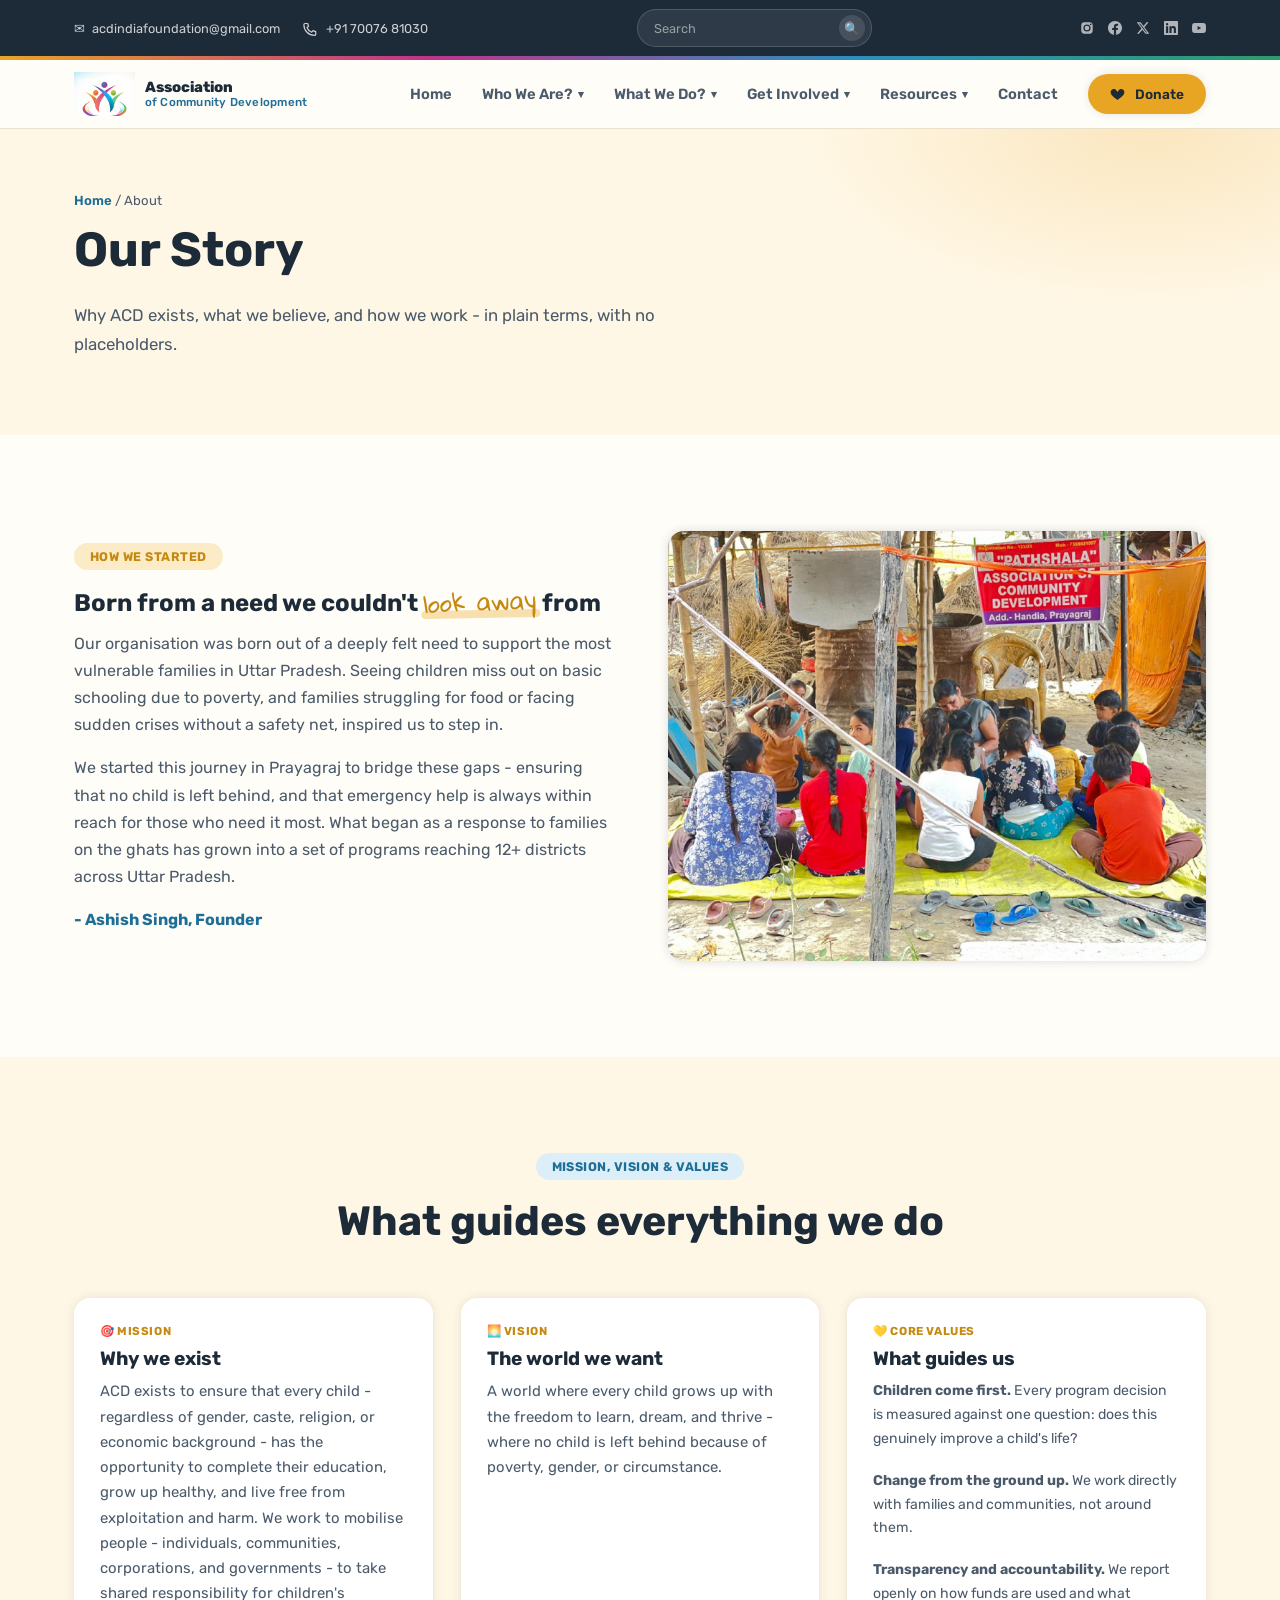
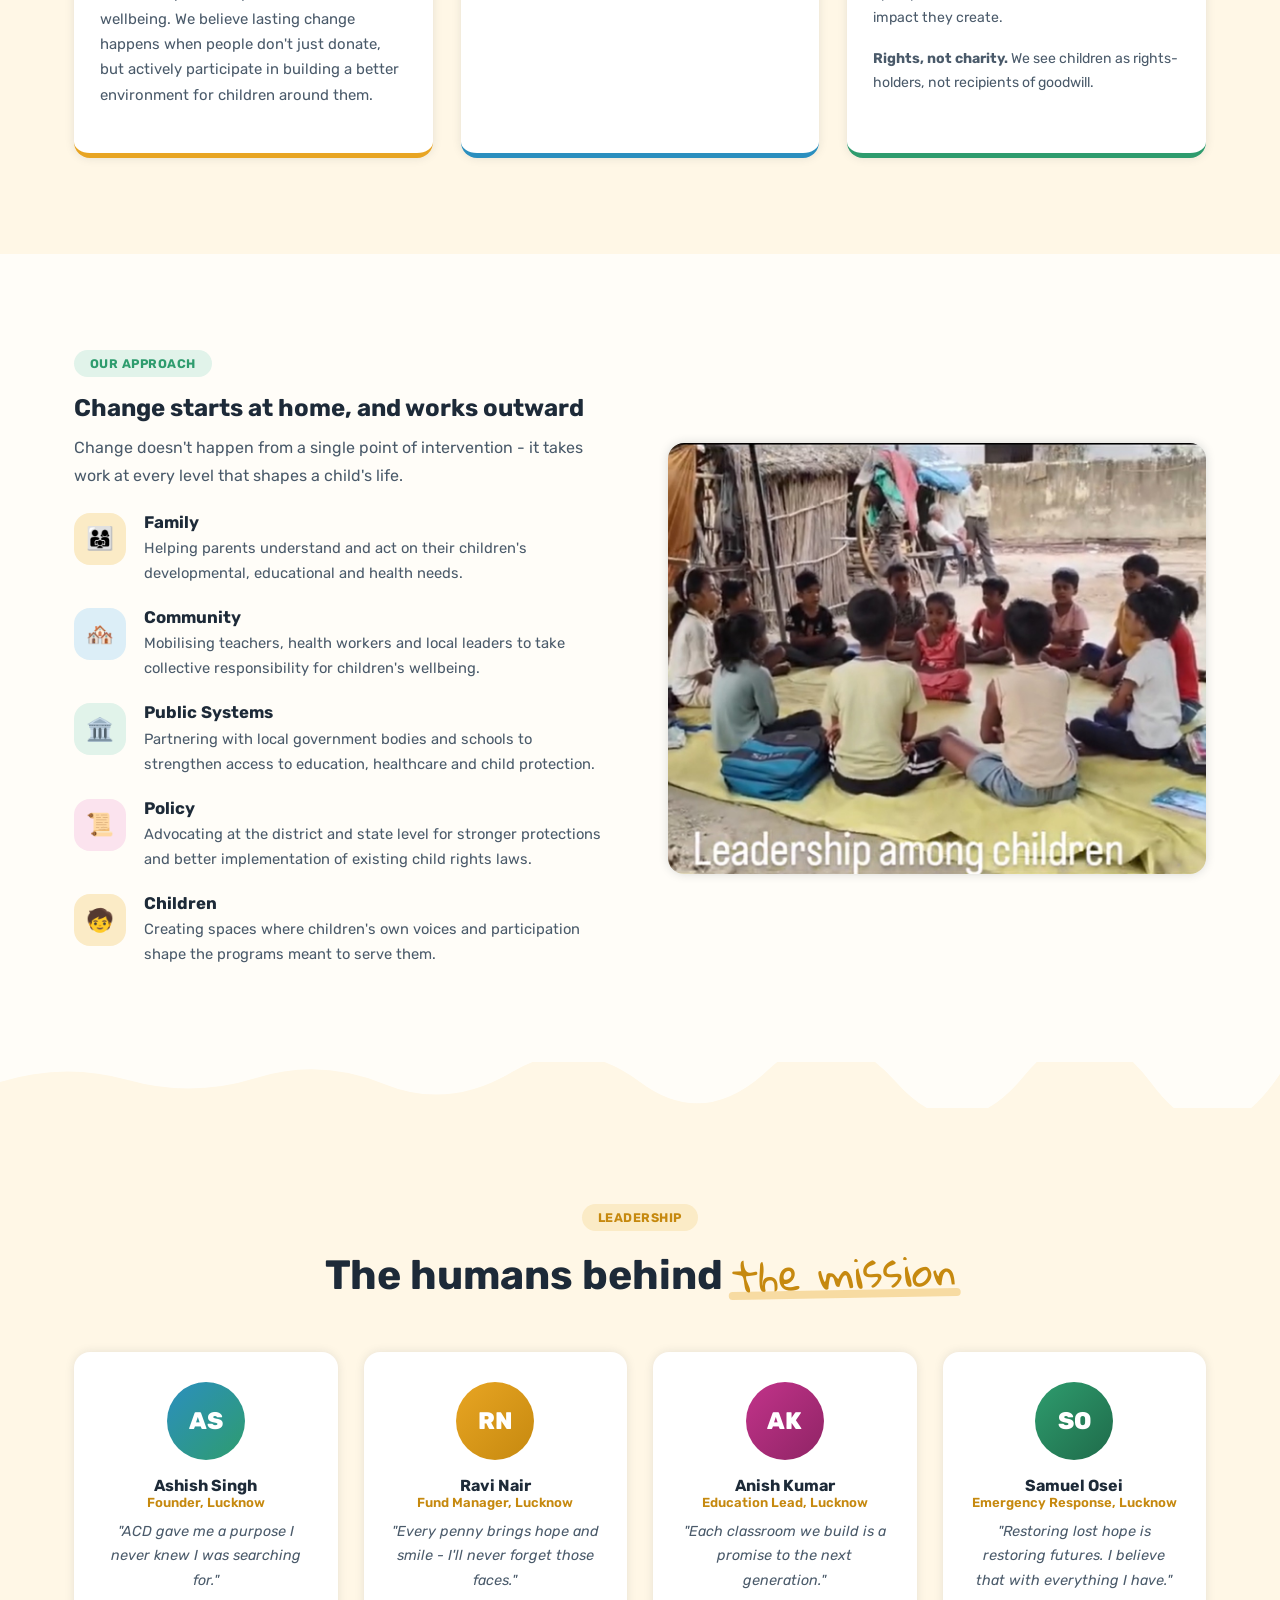
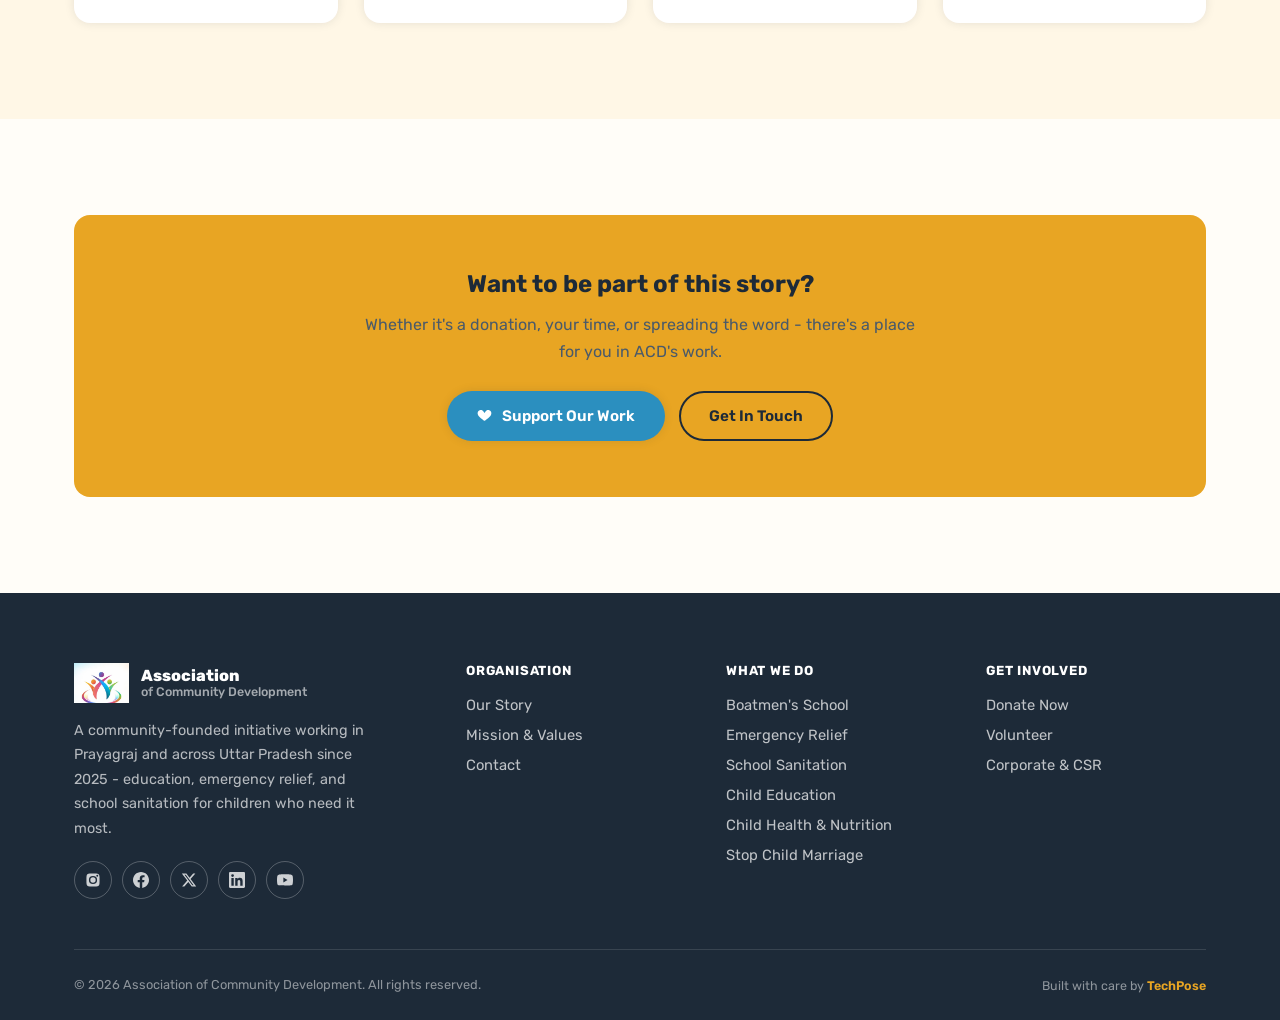
<file: about/index.html>
<!DOCTYPE html>
<html lang="en">
<head>
<meta charset="UTF-8">
<meta name="viewport" content="width=device-width, initial-scale=1.0">
<title>Our Story - Association of Community Development</title>
<meta name="description" content="ACD was born out of a need to support Uttar Pradesh's most vulnerable families. Read our story, mission, vision and values.">
<link rel="icon" type="image/png" href="../assets/favicon.png">
<link rel="canonical" href="https://acdindia.org/about/">
<link rel="stylesheet" href="../css/style.css">
</head>
<body>

<div class="topbar">
  <div class="topbar-row">
    <div class="topbar-contact">
      <a href="mailto:acdindiafoundation@gmail.com"><span>✉</span><span class="full">acdindiafoundation@gmail.com</span></a>
      <a href="tel:+917007681030"><span><svg class="ic-svg" viewBox="0 0 24 24" width="15" height="15" fill="none" stroke="currentColor" stroke-width="1.9" stroke-linecap="round" stroke-linejoin="round"><path d="M5 4h4l1.5 4.5L8 10.5a12 12 0 007.5 7.5l2-2.5L22 17v4c0 1.1-.9 2-2 2A17 17 0 013 6c0-1.1.9-2 2-2z"/></svg></span><span class="full">+91 70076 81030</span></a>
    </div>
    <form class="topbar-search" role="search" action="#" onsubmit="return false;">
      <input type="search" placeholder="Search" aria-label="Search">
      <button type="submit" aria-label="Search">🔍</button>
    </form>
    <div class="topbar-social">
      <a href="https://www.instagram.com/acdindiafoundation?utm_source=qr&igsh=MW1oenkwbG1hMW5wOQ==" target="_blank" rel="noopener" aria-label="Instagram"><svg viewBox="0 0 24 24"><path d="M12 2.163c3.204 0 3.584.012 4.85.07 3.252.148 4.771 1.691 4.919 4.919.058 1.265.069 1.645.069 4.849 0 3.205-.012 3.584-.069 4.849-.149 3.225-1.664 4.771-4.919 4.919-1.266.058-1.644.07-4.85.07-3.204 0-3.584-.012-4.849-.07-3.26-.149-4.771-1.699-4.919-4.92-.058-1.265-.07-1.644-.07-4.849 0-3.204.013-3.583.07-4.849.149-3.227 1.664-4.771 4.919-4.919 1.266-.057 1.645-.069 4.849-.069zM12 5.838a6.162 6.162 0 100 12.324 6.162 6.162 0 000-12.324zM12 16a4 4 0 110-8 4 4 0 010 8zm6.406-11.845a1.44 1.44 0 100 2.881 1.44 1.44 0 000-2.881z"/></svg></a>
      <a href="https://www.facebook.com/share/1GY2gMwwHt/" target="_blank" rel="noopener" aria-label="Facebook"><svg viewBox="0 0 24 24"><path d="M24 12.073c0-6.627-5.373-12-12-12s-12 5.373-12 12c0 5.99 4.388 10.954 10.125 11.854v-8.385H7.078v-3.47h3.047V9.43c0-3.007 1.792-4.669 4.533-4.669 1.312 0 2.686.235 2.686.235v2.953H15.83c-1.491 0-1.956.925-1.956 1.874v2.25h3.328l-.532 3.47h-2.796v8.385C19.612 23.027 24 18.062 24 12.073z"/></svg></a>
      <a href="https://x.com/Acdtrustindia" target="_blank" rel="noopener" aria-label="Twitter / X"><svg viewBox="0 0 24 24"><path d="M18.244 2.25h3.308l-7.227 8.26 8.502 11.24H16.17l-5.214-6.817L4.99 21.75H1.68l7.73-8.835L1.254 2.25H8.08l4.713 6.231zm-1.161 17.52h1.833L7.084 4.126H5.117z"/></svg></a>
      <a href="https://www.linkedin.com/company/association-of-community-devlopement/" target="_blank" rel="noopener" aria-label="LinkedIn"><svg viewBox="0 0 24 24"><path d="M20.447 20.452h-3.554v-5.569c0-1.328-.027-3.037-1.852-3.037-1.853 0-2.136 1.445-2.136 2.939v5.667H9.351V9h3.414v1.561h.046c.477-.9 1.637-1.85 3.37-1.85 3.601 0 4.267 2.37 4.267 5.455v6.286zM5.337 7.433a2.062 2.062 0 01-2.063-2.065 2.064 2.064 0 112.063 2.065zm1.782 13.019H3.555V9h3.564v11.452zM22.225 0H1.771C.792 0 0 .774 0 1.729v20.542C0 23.227.792 24 1.771 24h20.451C23.2 24 24 23.227 24 22.271V1.729C24 .774 23.2 0 22.222 0h.003z"/></svg></a>
      <a href="https://youtube.com/@associationofcommunitydevelopm?si=TOUaYwlQPcTxC4GK" target="_blank" rel="noopener" aria-label="YouTube"><svg viewBox="0 0 24 24"><path d="M23.498 6.186a3.016 3.016 0 00-2.122-2.136C19.505 3.545 12 3.545 12 3.545s-7.505 0-9.377.505A3.017 3.017 0 00.502 6.186 31.4 31.4 0 000 12a31.4 31.4 0 00.502 5.814 3.016 3.016 0 002.122 2.136c1.871.505 9.376.505 9.376.505s7.505 0 9.377-.505a3.015 3.015 0 002.122-2.136A31.4 31.4 0 0024 12a31.4 31.4 0 00-.502-5.814zM9.545 15.568V8.432L15.818 12l-6.273 3.568z"/></svg></a>
    </div>
  </div>
</div>
<div class="rainbow-bar"></div>
<header class="site-header">
  <div class="nav-wrap">
    <a href="../" class="brand">
      <img src="../assets/logo-icon.png" alt="Association of Community Development logo" class="brand-logo-img">
      <span class="brand-text"><span class="top">Association</span><span class="bottom">of Community Development</span></span>
    </a>
    <button class="hamburger" id="hamburger" aria-label="Toggle menu" aria-expanded="false"><span></span><span></span><span></span></button>
    <nav class="nav-links" id="navLinks">
      <a href="../">Home</a>
      <div class="nav-item open">
        <button class="nav-drop-btn" aria-expanded="false">Who We Are?<span class="chev">▾</span></button>
        <div class="nav-dropdown">
          <a href="./">Our Story</a>
          <a href="./#values">Mission &amp; Values</a>
          <a href="../gallery/">Gallery</a>
          <a href="../stories/">Stories</a>
          <a href="../contact/">Contact Us</a>
        </div>
      </div>
      <div class="nav-item">
        <button class="nav-drop-btn" aria-expanded="false">What We Do?<span class="chev">▾</span></button>
        <div class="nav-dropdown">
          <a href="../what-we-do/#boatmens-school">Boatmen's Children School</a>
          <a href="../what-we-do/#emergency-relief">Emergency Relief</a>
          <a href="../what-we-do/#sanitation">School Sanitation</a>
          <a href="../what-we-do/#child-education">Child Education</a>
          <a href="../what-we-do/#child-health-nutrition">Child Health &amp; Nutrition</a>
          <a href="../what-we-do/#prevent-child-marriage">Stop Child Marriage</a>
        </div>
      </div>
      <div class="nav-item">
        <button class="nav-drop-btn" aria-expanded="false">Get Involved<span class="chev">▾</span></button>
        <div class="nav-dropdown">
          <a href="../get-involved/#donate-now">Donate</a>
          <a href="../get-involved/#volunteer">Volunteer</a>
          <a href="../get-involved/#corporate">Corporate &amp; CSR</a>
        </div>
      </div>
      <div class="nav-item">
        <button class="nav-drop-btn" aria-expanded="false">Resources<span class="chev">▾</span></button>
        <div class="nav-dropdown">
          <a href="../assets/files/AUDIT%20REPORT%20ACD_merged.pdf" target="_blank" rel="noopener">Reports</a>
        </div>
      </div>
      <a href="../contact/">Contact</a>
      <a href="../get-involved/#donate-now" class="btn btn-primary btn-sm"><svg class="ic-svg" viewBox="0 0 24 24" width="15" height="15" fill="currentColor"><path d="M12 20.5s-7.5-4.6-10.2-9C.2 8.4 1 4.9 4.3 3.6c2.4-.9 5 .1 6.3 2.2l1.4 2.2 1.4-2.2c1.3-2.1 3.9-3.1 6.3-2.2 3.3 1.3 4.1 4.8 2.5 7.9-2.7 4.4-10.2 9-10.2 9z"/></svg> Donate</a>
    </nav>
  </div>
</header>

<section class="page-hero">
  <div class="container">
    <div class="breadcrumb"><a href="../">Home</a> / About</div>
    <h1 class="reveal">Our Story</h1>
    <p class="lede reveal reveal-delay-1">Why ACD exists, what we believe, and how we work - in plain terms, with no placeholders.</p>
  </div>
</section>

<section class="section">
  <div class="container split">
    <div class="reveal">
      <span class="eyebrow">How We Started</span>
      <h2>Born from a need we couldn't <span class="hand">look away</span> from</h2>
      <p>Our organisation was born out of a deeply felt need to support the most vulnerable families in Uttar Pradesh. Seeing children miss out on basic schooling due to poverty, and families struggling for food or facing sudden crises without a safety net, inspired us to step in.</p>
      <p>We started this journey in Prayagraj to bridge these gaps - ensuring that no child is left behind, and that emergency help is always within reach for those who need it most. What began as a response to families on the ghats has grown into a set of programs reaching 12+ districts across Uttar Pradesh.</p>
      <p style="font-family:var(--font-display);font-weight:700;color:var(--teal-dark);">- Ashish Singh, Founder</p>
    </div>
    <div class="split-media reveal reveal-delay-1">
      <a href="../assets/images/pathshala-handia-prayagraj.jpg" data-lightbox="about" data-caption="The Pathshala classroom run by ACD in Handia, Prayagraj"><img src="../assets/images/pathshala-handia-prayagraj.jpg" alt="The Pathshala classroom run by ACD in Handia, Prayagraj"></a>
    </div>
  </div>
</section>

<section class="section bg-warm" id="values">
  <div class="container">
    <div class="section-head center reveal" style="margin-left:auto;margin-right:auto;">
      <span class="eyebrow teal">Mission, Vision &amp; Values</span>
      <h2>What guides everything we do</h2>
    </div>
    <div class="card-grid">
      <div class="p-card reveal" style="border-bottom-color:var(--amber);">
        <div class="p-card-body">
          <div class="p-card-tag">🎯 Mission</div>
          <h3>Why we exist</h3>
          <p>ACD exists to ensure that every child - regardless of gender, caste, religion, or economic background - has the opportunity to complete their education, grow up healthy, and live free from exploitation and harm. We work to mobilise people - individuals, communities, corporations, and governments - to take shared responsibility for children's wellbeing. We believe lasting change happens when people don't just donate, but actively participate in building a better environment for children around them.</p>
        </div>
      </div>
      <div class="p-card reveal reveal-delay-1" style="border-bottom-color:var(--teal);">
        <div class="p-card-body">
          <div class="p-card-tag">🌅 Vision</div>
          <h3>The world we want</h3>
          <p>A world where every child grows up with the freedom to learn, dream, and thrive - where no child is left behind because of poverty, gender, or circumstance.</p>
        </div>
      </div>
      <div class="p-card reveal reveal-delay-2" style="border-bottom-color:var(--green);">
        <div class="p-card-body">
          <div class="p-card-tag">💛 Core Values</div>
          <h3>What guides us</h3>
          <p style="font-size:.88rem;"><strong>Children come first.</strong> Every program decision is measured against one question: does this genuinely improve a child's life?</p>
          <p style="font-size:.88rem;"><strong>Change from the ground up.</strong> We work directly with families and communities, not around them.</p>
          <p style="font-size:.88rem;"><strong>Transparency and accountability.</strong> We report openly on how funds are used and what impact they create.</p>
          <p style="font-size:.88rem;margin-bottom:0;"><strong>Rights, not charity.</strong> We see children as rights-holders, not recipients of goodwill.</p>
        </div>
      </div>
    </div>
  </div>
</section>

<section class="section">
  <div class="container split reverse">
    <div class="split-media reveal">
      <a href="../assets/images/community-leadership-circle.jpg" data-lightbox="about" data-caption="Children in an outdoor learning circle near Prayagraj"><img src="../assets/images/community-leadership-circle.jpg" alt="Children in an outdoor learning circle near Prayagraj"></a>
    </div>
    <div class="reveal reveal-delay-1">
      <span class="eyebrow green">Our Approach</span>
      <h2>Change starts at home, and works outward</h2>
      <p>Change doesn't happen from a single point of intervention - it takes work at every level that shapes a child's life.</p>
      <div class="approach-list" style="margin-top:24px;">
        <div class="approach-item"><div class="approach-icon">👨‍👩‍👧</div><div><h4>Family</h4><p>Helping parents understand and act on their children's developmental, educational and health needs.</p></div></div>
        <div class="approach-item"><div class="approach-icon">🏘️</div><div><h4>Community</h4><p>Mobilising teachers, health workers and local leaders to take collective responsibility for children's wellbeing.</p></div></div>
        <div class="approach-item"><div class="approach-icon">🏛️</div><div><h4>Public Systems</h4><p>Partnering with local government bodies and schools to strengthen access to education, healthcare and child protection.</p></div></div>
        <div class="approach-item"><div class="approach-icon">📜</div><div><h4>Policy</h4><p>Advocating at the district and state level for stronger protections and better implementation of existing child rights laws.</p></div></div>
        <div class="approach-item"><div class="approach-icon">🧒</div><div><h4>Children</h4><p>Creating spaces where children's own voices and participation shape the programs meant to serve them.</p></div></div>
      </div>
    </div>
  </div>
</section>

<div class="torn"><svg viewBox="0 0 1200 46" preserveAspectRatio="none"><path d="M0,20 Q60,0 120,18 T240,16 T360,22 T480,10 T600,20 T720,8 T840,20 T960,14 T1080,22 T1200,12 L1200,46 L0,46 Z" fill="#FFF7E6"/></svg></div>

<section class="section bg-warm" id="our-people">
  <div class="container">
    <div class="section-head center reveal" style="margin-left:auto;margin-right:auto;">
      <span class="eyebrow">Leadership</span>
      <h2>The humans behind <span class="hand">the mission</span></h2>
    </div>
    <div class="people-grid people-grid-4">
      <div class="people-card reveal">
        <div class="people-avatar">AS</div>
        <div class="people-name">Ashish Singh</div>
        <div class="people-role">Founder, Lucknow</div>
        <p class="people-quote">"ACD gave me a purpose I never knew I was searching for."</p>
      </div>
      <div class="people-card reveal reveal-delay-1">
        <div class="people-avatar">RN</div>
        <div class="people-name">Ravi Nair</div>
        <div class="people-role">Fund Manager, Lucknow</div>
        <p class="people-quote">"Every penny brings hope and smile - I'll never forget those faces."</p>
      </div>
      <div class="people-card reveal reveal-delay-2">
        <div class="people-avatar">AK</div>
        <div class="people-name">Anish Kumar</div>
        <div class="people-role">Education Lead, Lucknow</div>
        <p class="people-quote">"Each classroom we build is a promise to the next generation."</p>
      </div>
      <div class="people-card reveal reveal-delay-3">
        <div class="people-avatar">SO</div>
        <div class="people-name">Samuel Osei</div>
        <div class="people-role">Emergency Response, Lucknow</div>
        <p class="people-quote">"Restoring lost hope is restoring futures. I believe that with everything I have."</p>
      </div>
    </div>
  </div>
</section>

<section class="section">
  <div class="container">
    <div class="cta-band reveal" style="background:var(--amber);color:var(--ink);">
      <h2 style="color:var(--ink);">Want to be part of this story?</h2>
      <p style="color:var(--ink-soft);">Whether it's a donation, your time, or spreading the word - there's a place for you in ACD's work.</p>
      <div class="cta-band-row">
        <a href="../get-involved/" class="btn btn-teal"><svg class="ic-svg" viewBox="0 0 24 24" width="15" height="15" fill="currentColor"><path d="M12 20.5s-7.5-4.6-10.2-9C.2 8.4 1 4.9 4.3 3.6c2.4-.9 5 .1 6.3 2.2l1.4 2.2 1.4-2.2c1.3-2.1 3.9-3.1 6.3-2.2 3.3 1.3 4.1 4.8 2.5 7.9-2.7 4.4-10.2 9-10.2 9z"/></svg> Support Our Work</a>
        <a href="../contact/" class="btn btn-outline">Get In Touch</a>
      </div>
    </div>
  </div>
</section>

<footer class="site-footer">
  <div class="container">
    <div class="footer-grid">
      <div>
        <div class="footer-brand">
          <img src="../assets/logo-icon.png" alt="Association of Community Development logo" class="footer-logo-img">
          <div class="footer-brand-text">Association<span>of Community Development</span></div>
        </div>
        <p class="footer-desc">A community-founded initiative working in Prayagraj and across Uttar Pradesh since 2025 - education, emergency relief, and school sanitation for children who need it most.</p>
        <div class="footer-social">
          <a href="https://www.instagram.com/acdindiafoundation?utm_source=qr&igsh=MW1oenkwbG1hMW5wOQ==" target="_blank" rel="noopener" aria-label="Instagram"><svg viewBox="0 0 24 24"><path d="M12 2.163c3.204 0 3.584.012 4.85.07 3.252.148 4.771 1.691 4.919 4.919.058 1.265.069 1.645.069 4.849 0 3.205-.012 3.584-.069 4.849-.149 3.225-1.664 4.771-4.919 4.919-1.266.058-1.644.07-4.85.07-3.204 0-3.584-.012-4.849-.07-3.26-.149-4.771-1.699-4.919-4.92-.058-1.265-.07-1.644-.07-4.849 0-3.204.013-3.583.07-4.849.149-3.227 1.664-4.771 4.919-4.919 1.266-.057 1.645-.069 4.849-.069zM12 5.838a6.162 6.162 0 100 12.324 6.162 6.162 0 000-12.324zM12 16a4 4 0 110-8 4 4 0 010 8zm6.406-11.845a1.44 1.44 0 100 2.881 1.44 1.44 0 000-2.881z"/></svg></a>
          <a href="https://www.facebook.com/share/1GY2gMwwHt/" target="_blank" rel="noopener" aria-label="Facebook"><svg viewBox="0 0 24 24"><path d="M24 12.073c0-6.627-5.373-12-12-12s-12 5.373-12 12c0 5.99 4.388 10.954 10.125 11.854v-8.385H7.078v-3.47h3.047V9.43c0-3.007 1.792-4.669 4.533-4.669 1.312 0 2.686.235 2.686.235v2.953H15.83c-1.491 0-1.956.925-1.956 1.874v2.25h3.328l-.532 3.47h-2.796v8.385C19.612 23.027 24 18.062 24 12.073z"/></svg></a>
          <a href="https://x.com/Acdtrustindia" target="_blank" rel="noopener" aria-label="Twitter / X"><svg viewBox="0 0 24 24"><path d="M18.244 2.25h3.308l-7.227 8.26 8.502 11.24H16.17l-5.214-6.817L4.99 21.75H1.68l7.73-8.835L1.254 2.25H8.08l4.713 6.231zm-1.161 17.52h1.833L7.084 4.126H5.117z"/></svg></a>
          <a href="https://www.linkedin.com/company/association-of-community-devlopement/" target="_blank" rel="noopener" aria-label="LinkedIn"><svg viewBox="0 0 24 24"><path d="M20.447 20.452h-3.554v-5.569c0-1.328-.027-3.037-1.852-3.037-1.853 0-2.136 1.445-2.136 2.939v5.667H9.351V9h3.414v1.561h.046c.477-.9 1.637-1.85 3.37-1.85 3.601 0 4.267 2.37 4.267 5.455v6.286zM5.337 7.433a2.062 2.062 0 01-2.063-2.065 2.064 2.064 0 112.063 2.065zm1.782 13.019H3.555V9h3.564v11.452zM22.225 0H1.771C.792 0 0 .774 0 1.729v20.542C0 23.227.792 24 1.771 24h20.451C23.2 24 24 23.227 24 22.271V1.729C24 .774 23.2 0 22.222 0h.003z"/></svg></a>
          <a href="https://youtube.com/@associationofcommunitydevelopm?si=TOUaYwlQPcTxC4GK" target="_blank" rel="noopener" aria-label="YouTube"><svg viewBox="0 0 24 24"><path d="M23.498 6.186a3.016 3.016 0 00-2.122-2.136C19.505 3.545 12 3.545 12 3.545s-7.505 0-9.377.505A3.017 3.017 0 00.502 6.186 31.4 31.4 0 000 12a31.4 31.4 0 00.502 5.814 3.016 3.016 0 002.122 2.136c1.871.505 9.376.505 9.376.505s7.505 0 9.377-.505a3.015 3.015 0 002.122-2.136A31.4 31.4 0 0024 12a31.4 31.4 0 00-.502-5.814zM9.545 15.568V8.432L15.818 12l-6.273 3.568z"/></svg></a>
        </div>
      </div>
      <div class="footer-col">
        <h4>Organisation</h4>
        <a href="./">Our Story</a>
        <a href="#values">Mission &amp; Values</a>
        <a href="../contact/">Contact</a>
      </div>
      <div class="footer-col">
        <h4>What We Do</h4>
        <a href="../what-we-do/#boatmens-school">Boatmen's School</a>
        <a href="../what-we-do/#emergency-relief">Emergency Relief</a>
        <a href="../what-we-do/#sanitation">School Sanitation</a>
        <a href="../what-we-do/#child-education">Child Education</a>
        <a href="../what-we-do/#child-health-nutrition">Child Health &amp; Nutrition</a>
        <a href="../what-we-do/#prevent-child-marriage">Stop Child Marriage</a>
      </div>
      <div class="footer-col">
        <h4>Get Involved</h4>
        <a href="../get-involved/#donate-now">Donate Now</a>
        <a href="../get-involved/#volunteer">Volunteer</a>
        <a href="../get-involved/#corporate">Corporate &amp; CSR</a>
      </div>
    </div>
    <div class="footer-bottom">
      <p>© 2026 Association of Community Development. All rights reserved.</p>
      <p class="credit">Built with care by <a href="https://techpose.in/" target="_blank" rel="noopener">TechPose</a></p>
    </div>
  </div>
</footer>

<button class="back-to-top" id="backToTop" aria-label="Back to top">↑</button>
<script src="../js/main.js"></script>
</body>
</html>
</file>
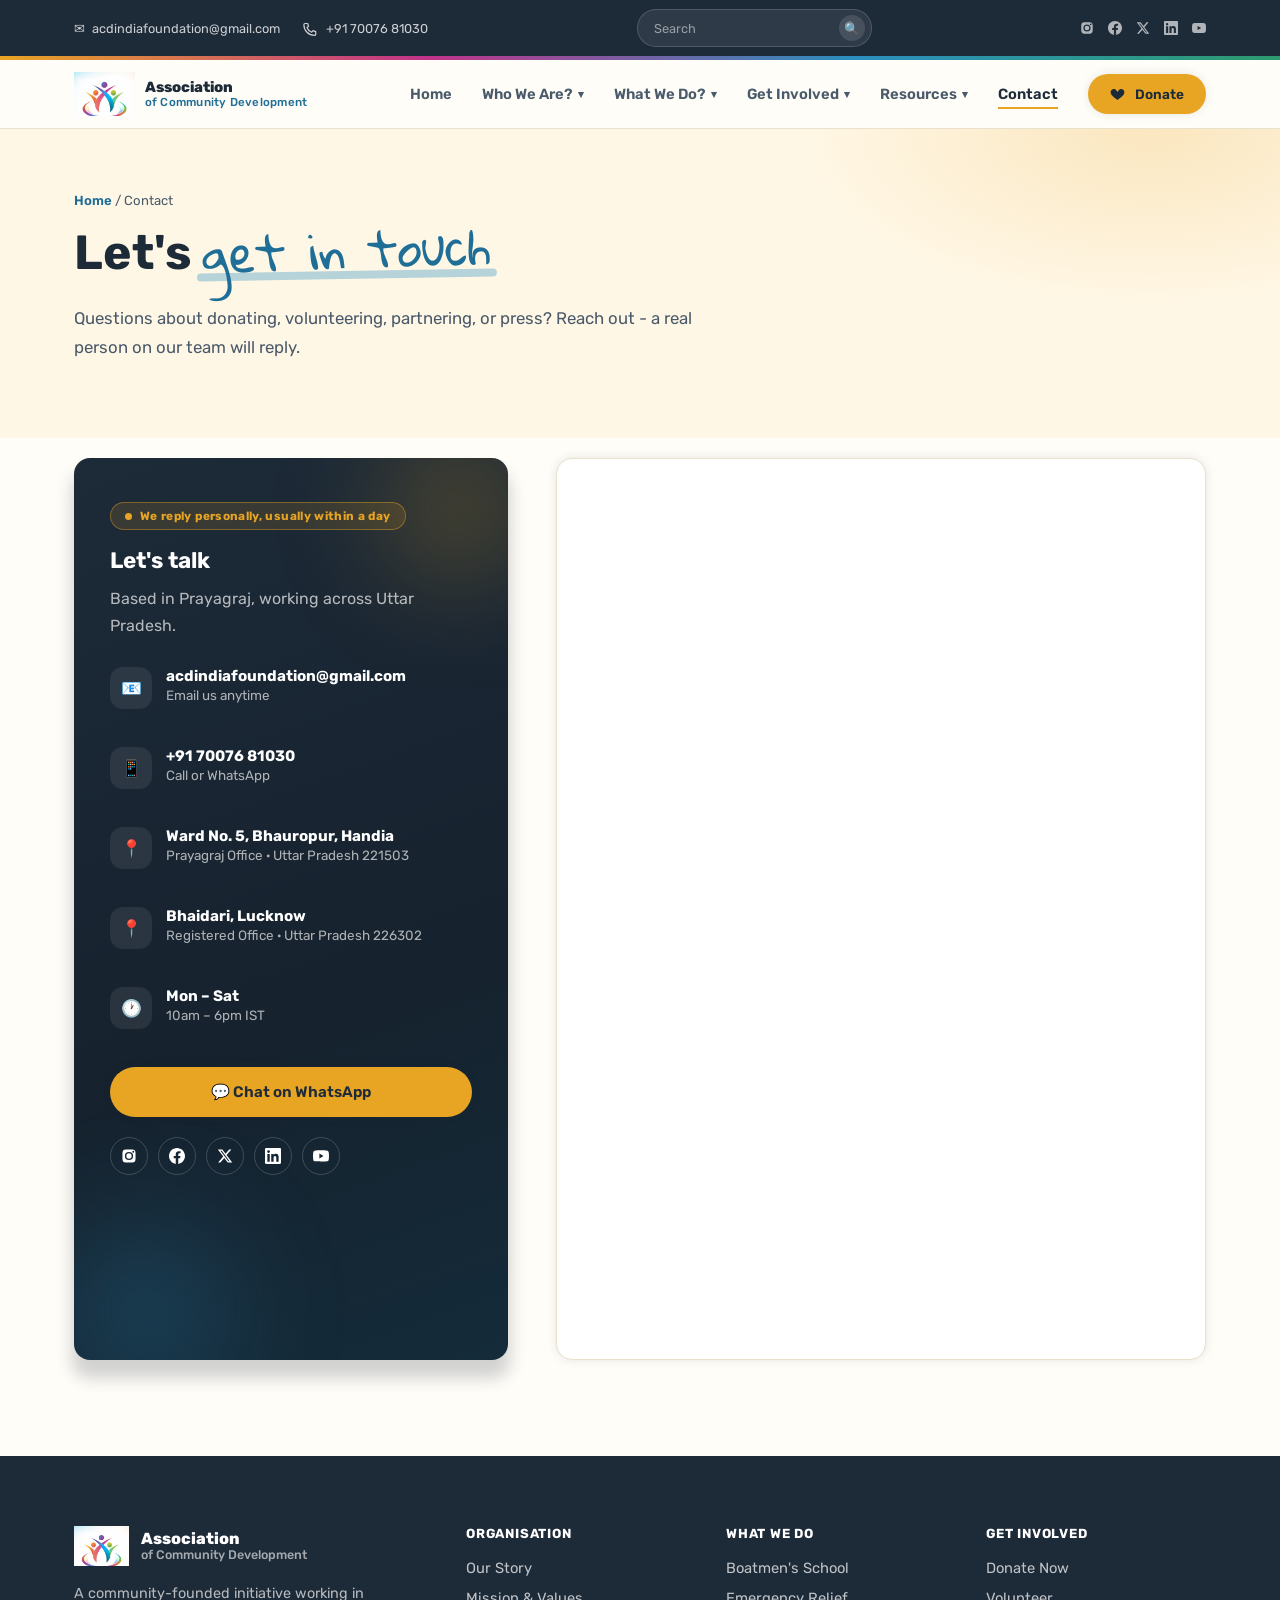
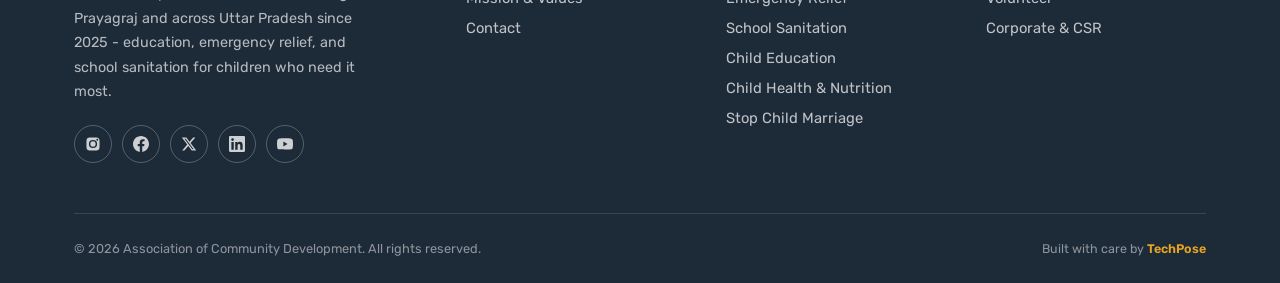
<file: contact/index.html>
<!DOCTYPE html>
<html lang="en">
<head>
<meta charset="UTF-8">
<meta name="viewport" content="width=device-width, initial-scale=1.0">
<title>Contact Us - Association of Community Development</title>
<meta name="description" content="Get in touch with ACD for donations, volunteering, partnerships or press - email, WhatsApp, or the form below.">
<link rel="icon" type="image/png" href="../assets/favicon.png">
<link rel="canonical" href="https://acdindia.org/contact/">
<link rel="stylesheet" href="../css/style.css">
</head>
<body>

<div class="topbar">
  <div class="topbar-row">
    <div class="topbar-contact">
      <a href="mailto:acdindiafoundation@gmail.com"><span>✉</span><span class="full">acdindiafoundation@gmail.com</span></a>
      <a href="tel:+917007681030"><span><svg class="ic-svg" viewBox="0 0 24 24" width="15" height="15" fill="none" stroke="currentColor" stroke-width="1.9" stroke-linecap="round" stroke-linejoin="round"><path d="M5 4h4l1.5 4.5L8 10.5a12 12 0 007.5 7.5l2-2.5L22 17v4c0 1.1-.9 2-2 2A17 17 0 013 6c0-1.1.9-2 2-2z"/></svg></span><span class="full">+91 70076 81030</span></a>
    </div>
    <form class="topbar-search" role="search" action="#" onsubmit="return false;">
      <input type="search" placeholder="Search" aria-label="Search">
      <button type="submit" aria-label="Search">🔍</button>
    </form>
    <div class="topbar-social">
      <a href="https://www.instagram.com/acdindiafoundation?utm_source=qr&igsh=MW1oenkwbG1hMW5wOQ==" target="_blank" rel="noopener" aria-label="Instagram"><svg viewBox="0 0 24 24"><path d="M12 2.163c3.204 0 3.584.012 4.85.07 3.252.148 4.771 1.691 4.919 4.919.058 1.265.069 1.645.069 4.849 0 3.205-.012 3.584-.069 4.849-.149 3.225-1.664 4.771-4.919 4.919-1.266.058-1.644.07-4.85.07-3.204 0-3.584-.012-4.849-.07-3.26-.149-4.771-1.699-4.919-4.92-.058-1.265-.07-1.644-.07-4.849 0-3.204.013-3.583.07-4.849.149-3.227 1.664-4.771 4.919-4.919 1.266-.057 1.645-.069 4.849-.069zM12 5.838a6.162 6.162 0 100 12.324 6.162 6.162 0 000-12.324zM12 16a4 4 0 110-8 4 4 0 010 8zm6.406-11.845a1.44 1.44 0 100 2.881 1.44 1.44 0 000-2.881z"/></svg></a>
      <a href="https://www.facebook.com/share/1GY2gMwwHt/" target="_blank" rel="noopener" aria-label="Facebook"><svg viewBox="0 0 24 24"><path d="M24 12.073c0-6.627-5.373-12-12-12s-12 5.373-12 12c0 5.99 4.388 10.954 10.125 11.854v-8.385H7.078v-3.47h3.047V9.43c0-3.007 1.792-4.669 4.533-4.669 1.312 0 2.686.235 2.686.235v2.953H15.83c-1.491 0-1.956.925-1.956 1.874v2.25h3.328l-.532 3.47h-2.796v8.385C19.612 23.027 24 18.062 24 12.073z"/></svg></a>
      <a href="https://x.com/Acdtrustindia" target="_blank" rel="noopener" aria-label="Twitter / X"><svg viewBox="0 0 24 24"><path d="M18.244 2.25h3.308l-7.227 8.26 8.502 11.24H16.17l-5.214-6.817L4.99 21.75H1.68l7.73-8.835L1.254 2.25H8.08l4.713 6.231zm-1.161 17.52h1.833L7.084 4.126H5.117z"/></svg></a>
      <a href="https://www.linkedin.com/company/association-of-community-devlopement/" target="_blank" rel="noopener" aria-label="LinkedIn"><svg viewBox="0 0 24 24"><path d="M20.447 20.452h-3.554v-5.569c0-1.328-.027-3.037-1.852-3.037-1.853 0-2.136 1.445-2.136 2.939v5.667H9.351V9h3.414v1.561h.046c.477-.9 1.637-1.85 3.37-1.85 3.601 0 4.267 2.37 4.267 5.455v6.286zM5.337 7.433a2.062 2.062 0 01-2.063-2.065 2.064 2.064 0 112.063 2.065zm1.782 13.019H3.555V9h3.564v11.452zM22.225 0H1.771C.792 0 0 .774 0 1.729v20.542C0 23.227.792 24 1.771 24h20.451C23.2 24 24 23.227 24 22.271V1.729C24 .774 23.2 0 22.222 0h.003z"/></svg></a>
      <a href="https://youtube.com/@associationofcommunitydevelopm?si=TOUaYwlQPcTxC4GK" target="_blank" rel="noopener" aria-label="YouTube"><svg viewBox="0 0 24 24"><path d="M23.498 6.186a3.016 3.016 0 00-2.122-2.136C19.505 3.545 12 3.545 12 3.545s-7.505 0-9.377.505A3.017 3.017 0 00.502 6.186 31.4 31.4 0 000 12a31.4 31.4 0 00.502 5.814 3.016 3.016 0 002.122 2.136c1.871.505 9.376.505 9.376.505s7.505 0 9.377-.505a3.015 3.015 0 002.122-2.136A31.4 31.4 0 0024 12a31.4 31.4 0 00-.502-5.814zM9.545 15.568V8.432L15.818 12l-6.273 3.568z"/></svg></a>
    </div>
  </div>
</div>
<div class="rainbow-bar"></div>
<header class="site-header">
  <div class="nav-wrap">
    <a href="../" class="brand">
      <img src="../assets/logo-icon.png" alt="Association of Community Development logo" class="brand-logo-img">
      <span class="brand-text"><span class="top">Association</span><span class="bottom">of Community Development</span></span>
    </a>
    <button class="hamburger" id="hamburger" aria-label="Toggle menu" aria-expanded="false"><span></span><span></span><span></span></button>
    <nav class="nav-links" id="navLinks">
      <a href="../">Home</a>
      <div class="nav-item">
        <button class="nav-drop-btn" aria-expanded="false">Who We Are?<span class="chev">▾</span></button>
        <div class="nav-dropdown">
          <a href="../about/">Our Story</a>
          <a href="../about/#values">Mission &amp; Values</a>
          <a href="../gallery/">Gallery</a>
          <a href="../stories/">Stories</a>
          <a href="../contact/">Contact Us</a>
        </div>
      </div>
      <div class="nav-item">
        <button class="nav-drop-btn" aria-expanded="false">What We Do?<span class="chev">▾</span></button>
        <div class="nav-dropdown">
          <a href="../what-we-do/#boatmens-school">Boatmen's Children School</a>
          <a href="../what-we-do/#emergency-relief">Emergency Relief</a>
          <a href="../what-we-do/#sanitation">School Sanitation</a>
          <a href="../what-we-do/#child-education">Child Education</a>
          <a href="../what-we-do/#child-health-nutrition">Child Health &amp; Nutrition</a>
          <a href="../what-we-do/#prevent-child-marriage">Stop Child Marriage</a>
        </div>
      </div>
      <div class="nav-item">
        <button class="nav-drop-btn" aria-expanded="false">Get Involved<span class="chev">▾</span></button>
        <div class="nav-dropdown">
          <a href="../get-involved/#donate-now">Donate</a>
          <a href="../get-involved/#volunteer">Volunteer</a>
          <a href="../get-involved/#corporate">Corporate &amp; CSR</a>
        </div>
      </div>
      <div class="nav-item">
        <button class="nav-drop-btn" aria-expanded="false">Resources<span class="chev">▾</span></button>
        <div class="nav-dropdown">
          <a href="../assets/files/AUDIT%20REPORT%20ACD_merged.pdf" target="_blank" rel="noopener">Reports</a>
        </div>
      </div>
      <a href="./" class="active">Contact</a>
      <a href="../get-involved/#donate-now" class="btn btn-primary btn-sm"><svg class="ic-svg" viewBox="0 0 24 24" width="15" height="15" fill="currentColor"><path d="M12 20.5s-7.5-4.6-10.2-9C.2 8.4 1 4.9 4.3 3.6c2.4-.9 5 .1 6.3 2.2l1.4 2.2 1.4-2.2c1.3-2.1 3.9-3.1 6.3-2.2 3.3 1.3 4.1 4.8 2.5 7.9-2.7 4.4-10.2 9-10.2 9z"/></svg> Donate</a>
    </nav>
  </div>
</header>

<section class="page-hero">
  <div class="container">
    <div class="breadcrumb"><a href="../">Home</a> / Contact</div>
    <h1 class="reveal">Let's <span class="hand teal">get in touch</span></h1>
    <p class="lede reveal reveal-delay-1">Questions about donating, volunteering, partnering, or press? Reach out - a real person on our team will reply.</p>
  </div>
</section>

<section class="section" style="padding-top:20px;">
  <div class="container contact-grid">
    <div class="contact-info-card reveal">
      <span class="contact-badge"><span class="dot"></span>We reply personally, usually within a day</span>
      <h3>Let's talk</h3>
      <p>Based in Prayagraj, working across Uttar Pradesh.</p>
      <div class="c-line"><div class="ic">📧</div><div><strong><a href="mailto:acdindiafoundation@gmail.com" style="color:#fff;">acdindiafoundation@gmail.com</a></strong><span>Email us anytime</span></div></div>
      <div class="c-line"><div class="ic">📱</div><div><strong><a href="tel:+917007681030" style="color:#fff;">+91 70076 81030</a></strong><span>Call or WhatsApp</span></div></div>
      <div class="c-line"><div class="ic">📍</div><div><strong>Ward No. 5, Bhauropur, Handia</strong><span>Prayagraj Office · Uttar Pradesh 221503</span></div></div>
      <div class="c-line"><div class="ic">📍</div><div><strong>Bhaidari, Lucknow</strong><span>Registered Office · Uttar Pradesh 226302</span></div></div>
      <div class="c-line"><div class="ic">🕐</div><div><strong>Mon – Sat</strong><span>10am – 6pm IST</span></div></div>
      <div style="margin-top:28px;">
        <a href="https://wa.me/917007681030" target="_blank" rel="noopener" class="btn btn-primary btn-block">💬 Chat on WhatsApp</a>
      </div>
      <div class="footer-social" style="margin-top:20px;">
        <a href="https://www.instagram.com/acdindiafoundation?utm_source=qr&igsh=MW1oenkwbG1hMW5wOQ==" target="_blank" rel="noopener" aria-label="Instagram"><svg viewBox="0 0 24 24"><path d="M12 2.163c3.204 0 3.584.012 4.85.07 3.252.148 4.771 1.691 4.919 4.919.058 1.265.069 1.645.069 4.849 0 3.205-.012 3.584-.069 4.849-.149 3.225-1.664 4.771-4.919 4.919-1.266.058-1.644.07-4.85.07-3.204 0-3.584-.012-4.849-.07-3.26-.149-4.771-1.699-4.919-4.92-.058-1.265-.07-1.644-.07-4.849 0-3.204.013-3.583.07-4.849.149-3.227 1.664-4.771 4.919-4.919 1.266-.057 1.645-.069 4.849-.069zM12 5.838a6.162 6.162 0 100 12.324 6.162 6.162 0 000-12.324zM12 16a4 4 0 110-8 4 4 0 010 8zm6.406-11.845a1.44 1.44 0 100 2.881 1.44 1.44 0 000-2.881z"/></svg></a>
        <a href="https://www.facebook.com/share/1GY2gMwwHt/" target="_blank" rel="noopener" aria-label="Facebook"><svg viewBox="0 0 24 24"><path d="M24 12.073c0-6.627-5.373-12-12-12s-12 5.373-12 12c0 5.99 4.388 10.954 10.125 11.854v-8.385H7.078v-3.47h3.047V9.43c0-3.007 1.792-4.669 4.533-4.669 1.312 0 2.686.235 2.686.235v2.953H15.83c-1.491 0-1.956.925-1.956 1.874v2.25h3.328l-.532 3.47h-2.796v8.385C19.612 23.027 24 18.062 24 12.073z"/></svg></a>
        <a href="https://x.com/Acdtrustindia" target="_blank" rel="noopener" aria-label="Twitter / X"><svg viewBox="0 0 24 24"><path d="M18.244 2.25h3.308l-7.227 8.26 8.502 11.24H16.17l-5.214-6.817L4.99 21.75H1.68l7.73-8.835L1.254 2.25H8.08l4.713 6.231zm-1.161 17.52h1.833L7.084 4.126H5.117z"/></svg></a>
        <a href="https://www.linkedin.com/company/association-of-community-devlopement/" target="_blank" rel="noopener" aria-label="LinkedIn"><svg viewBox="0 0 24 24"><path d="M20.447 20.452h-3.554v-5.569c0-1.328-.027-3.037-1.852-3.037-1.853 0-2.136 1.445-2.136 2.939v5.667H9.351V9h3.414v1.561h.046c.477-.9 1.637-1.85 3.37-1.85 3.601 0 4.267 2.37 4.267 5.455v6.286zM5.337 7.433a2.062 2.062 0 01-2.063-2.065 2.064 2.064 0 112.063 2.065zm1.782 13.019H3.555V9h3.564v11.452zM22.225 0H1.771C.792 0 0 .774 0 1.729v20.542C0 23.227.792 24 1.771 24h20.451C23.2 24 24 23.227 24 22.271V1.729C24 .774 23.2 0 22.222 0h.003z"/></svg></a>
        <a href="https://youtube.com/@associationofcommunitydevelopm?si=TOUaYwlQPcTxC4GK" target="_blank" rel="noopener" aria-label="YouTube"><svg viewBox="0 0 24 24"><path d="M23.498 6.186a3.016 3.016 0 00-2.122-2.136C19.505 3.545 12 3.545 12 3.545s-7.505 0-9.377.505A3.017 3.017 0 00.502 6.186 31.4 31.4 0 000 12a31.4 31.4 0 00.502 5.814 3.016 3.016 0 002.122 2.136c1.871.505 9.376.505 9.376.505s7.505 0 9.377-.505a3.015 3.015 0 002.122-2.136A31.4 31.4 0 0024 12a31.4 31.4 0 00-.502-5.814zM9.545 15.568V8.432L15.818 12l-6.273 3.568z"/></svg></a>
      </div>
    </div>

    <div class="reveal reveal-delay-1">
      <div class="form-card" style="padding:0;overflow:hidden;">
        <iframe src="https://forms.gle/tTTL36VEEvsiWJUR7?embedded=true" title="Contact ACD form" width="100%" height="900" style="border:0;display:block;" loading="lazy">Loading…</iframe>
      </div>
    </div>
  </div>
</section>

<footer class="site-footer">
  <div class="container">
    <div class="footer-grid">
      <div>
        <div class="footer-brand">
          <img src="../assets/logo-icon.png" alt="Association of Community Development logo" class="footer-logo-img">
          <div class="footer-brand-text">Association<span>of Community Development</span></div>
        </div>
        <p class="footer-desc">A community-founded initiative working in Prayagraj and across Uttar Pradesh since 2025 - education, emergency relief, and school sanitation for children who need it most.</p>
        <div class="footer-social">
          <a href="https://www.instagram.com/acdindiafoundation?utm_source=qr&igsh=MW1oenkwbG1hMW5wOQ==" target="_blank" rel="noopener" aria-label="Instagram"><svg viewBox="0 0 24 24"><path d="M12 2.163c3.204 0 3.584.012 4.85.07 3.252.148 4.771 1.691 4.919 4.919.058 1.265.069 1.645.069 4.849 0 3.205-.012 3.584-.069 4.849-.149 3.225-1.664 4.771-4.919 4.919-1.266.058-1.644.07-4.85.07-3.204 0-3.584-.012-4.849-.07-3.26-.149-4.771-1.699-4.919-4.92-.058-1.265-.07-1.644-.07-4.849 0-3.204.013-3.583.07-4.849.149-3.227 1.664-4.771 4.919-4.919 1.266-.057 1.645-.069 4.849-.069zM12 5.838a6.162 6.162 0 100 12.324 6.162 6.162 0 000-12.324zM12 16a4 4 0 110-8 4 4 0 010 8zm6.406-11.845a1.44 1.44 0 100 2.881 1.44 1.44 0 000-2.881z"/></svg></a>
          <a href="https://www.facebook.com/share/1GY2gMwwHt/" target="_blank" rel="noopener" aria-label="Facebook"><svg viewBox="0 0 24 24"><path d="M24 12.073c0-6.627-5.373-12-12-12s-12 5.373-12 12c0 5.99 4.388 10.954 10.125 11.854v-8.385H7.078v-3.47h3.047V9.43c0-3.007 1.792-4.669 4.533-4.669 1.312 0 2.686.235 2.686.235v2.953H15.83c-1.491 0-1.956.925-1.956 1.874v2.25h3.328l-.532 3.47h-2.796v8.385C19.612 23.027 24 18.062 24 12.073z"/></svg></a>
          <a href="https://x.com/Acdtrustindia" target="_blank" rel="noopener" aria-label="Twitter / X"><svg viewBox="0 0 24 24"><path d="M18.244 2.25h3.308l-7.227 8.26 8.502 11.24H16.17l-5.214-6.817L4.99 21.75H1.68l7.73-8.835L1.254 2.25H8.08l4.713 6.231zm-1.161 17.52h1.833L7.084 4.126H5.117z"/></svg></a>
          <a href="https://www.linkedin.com/company/association-of-community-devlopement/" target="_blank" rel="noopener" aria-label="LinkedIn"><svg viewBox="0 0 24 24"><path d="M20.447 20.452h-3.554v-5.569c0-1.328-.027-3.037-1.852-3.037-1.853 0-2.136 1.445-2.136 2.939v5.667H9.351V9h3.414v1.561h.046c.477-.9 1.637-1.85 3.37-1.85 3.601 0 4.267 2.37 4.267 5.455v6.286zM5.337 7.433a2.062 2.062 0 01-2.063-2.065 2.064 2.064 0 112.063 2.065zm1.782 13.019H3.555V9h3.564v11.452zM22.225 0H1.771C.792 0 0 .774 0 1.729v20.542C0 23.227.792 24 1.771 24h20.451C23.2 24 24 23.227 24 22.271V1.729C24 .774 23.2 0 22.222 0h.003z"/></svg></a>
          <a href="https://youtube.com/@associationofcommunitydevelopm?si=TOUaYwlQPcTxC4GK" target="_blank" rel="noopener" aria-label="YouTube"><svg viewBox="0 0 24 24"><path d="M23.498 6.186a3.016 3.016 0 00-2.122-2.136C19.505 3.545 12 3.545 12 3.545s-7.505 0-9.377.505A3.017 3.017 0 00.502 6.186 31.4 31.4 0 000 12a31.4 31.4 0 00.502 5.814 3.016 3.016 0 002.122 2.136c1.871.505 9.376.505 9.376.505s7.505 0 9.377-.505a3.015 3.015 0 002.122-2.136A31.4 31.4 0 0024 12a31.4 31.4 0 00-.502-5.814zM9.545 15.568V8.432L15.818 12l-6.273 3.568z"/></svg></a>
        </div>
      </div>
      <div class="footer-col">
        <h4>Organisation</h4>
        <a href="../about/">Our Story</a>
        <a href="../about/#values">Mission &amp; Values</a>
        <a href="./">Contact</a>
      </div>
      <div class="footer-col">
        <h4>What We Do</h4>
        <a href="../what-we-do/#boatmens-school">Boatmen's School</a>
        <a href="../what-we-do/#emergency-relief">Emergency Relief</a>
        <a href="../what-we-do/#sanitation">School Sanitation</a>
        <a href="../what-we-do/#child-education">Child Education</a>
        <a href="../what-we-do/#child-health-nutrition">Child Health &amp; Nutrition</a>
        <a href="../what-we-do/#prevent-child-marriage">Stop Child Marriage</a>
      </div>
      <div class="footer-col">
        <h4>Get Involved</h4>
        <a href="../get-involved/#donate-now">Donate Now</a>
        <a href="../get-involved/#volunteer">Volunteer</a>
        <a href="../get-involved/#corporate">Corporate &amp; CSR</a>
      </div>
    </div>
    <div class="footer-bottom">
      <p>© 2026 Association of Community Development. All rights reserved.</p>
      <p class="credit">Built with care by <a href="https://techpose.in/" target="_blank" rel="noopener">TechPose</a></p>
    </div>
  </div>
</footer>

<button class="back-to-top" id="backToTop" aria-label="Back to top">↑</button>
<script src="../js/main.js"></script>
</body>
</html>
</file>
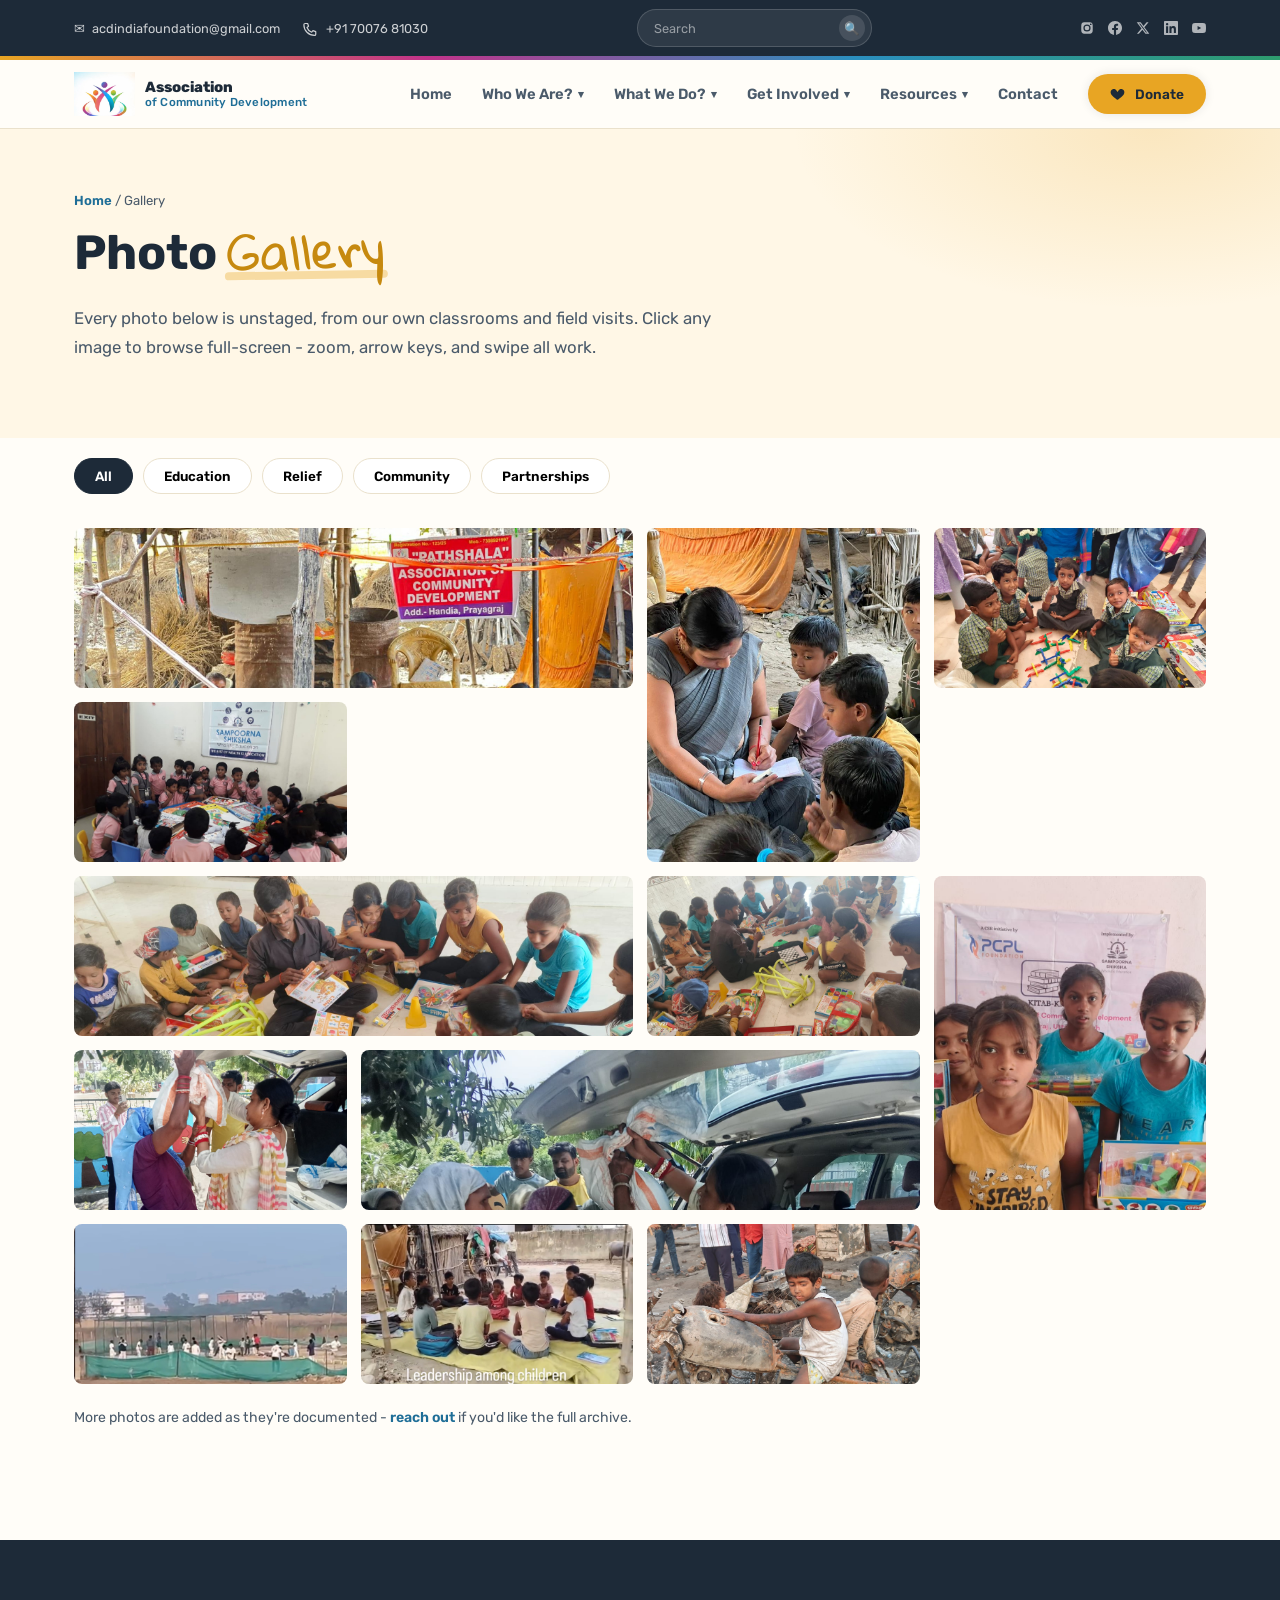
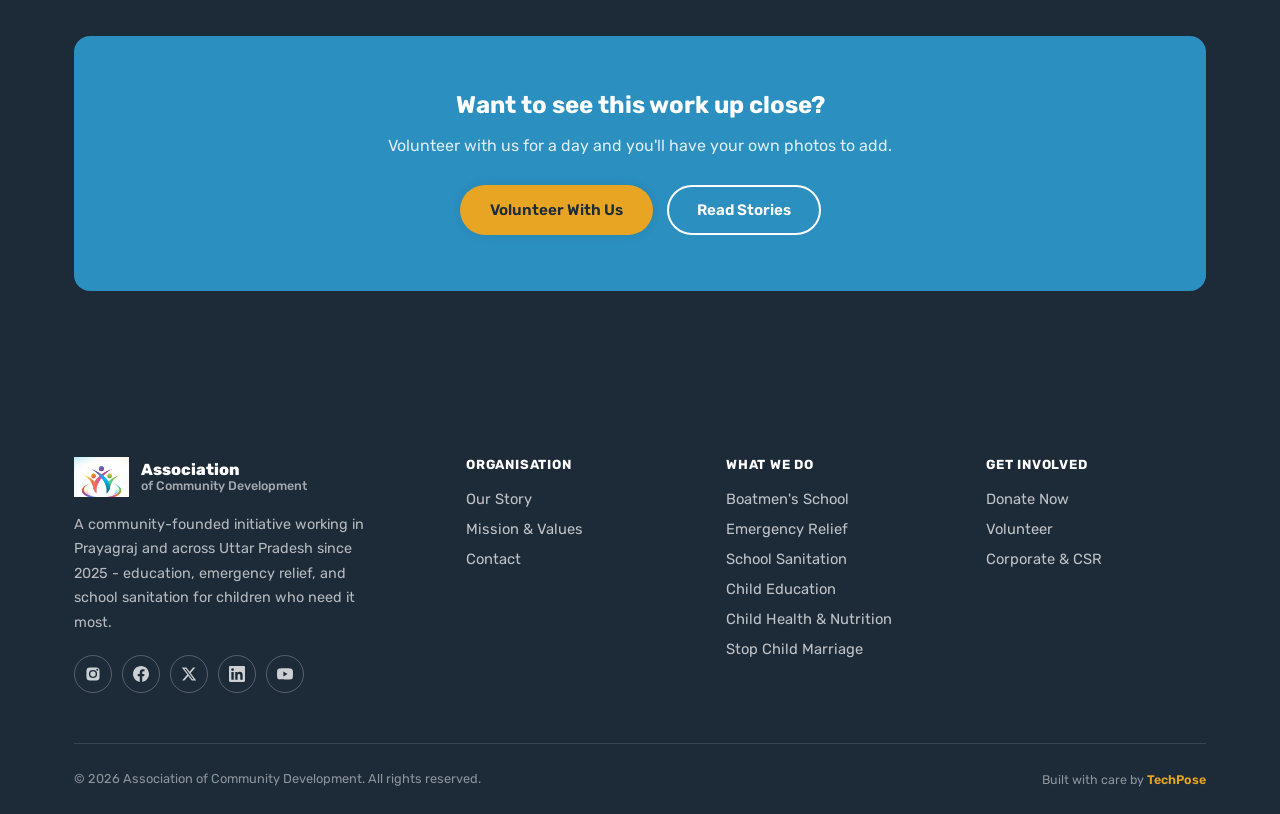
<file: gallery/index.html>
<!DOCTYPE html>
<html lang="en">
<head>
<meta charset="UTF-8">
<meta name="viewport" content="width=device-width, initial-scale=1.0">
<title>Photo Gallery - Association of Community Development</title>
<meta name="description" content="Real, unstaged photos from ACD's classrooms, relief drives and community programs across Prayagraj and Uttar Pradesh.">
<link rel="icon" type="image/png" href="../assets/favicon.png">
<link rel="canonical" href="https://acdindia.org/gallery/">
<link rel="stylesheet" href="../css/style.css">
</head>
<body>

<div class="topbar">
  <div class="topbar-row">
    <div class="topbar-contact">
      <a href="mailto:acdindiafoundation@gmail.com"><span>✉</span><span class="full">acdindiafoundation@gmail.com</span></a>
      <a href="tel:+917007681030"><span><svg class="ic-svg" viewBox="0 0 24 24" width="15" height="15" fill="none" stroke="currentColor" stroke-width="1.9" stroke-linecap="round" stroke-linejoin="round"><path d="M5 4h4l1.5 4.5L8 10.5a12 12 0 007.5 7.5l2-2.5L22 17v4c0 1.1-.9 2-2 2A17 17 0 013 6c0-1.1.9-2 2-2z"/></svg></span><span class="full">+91 70076 81030</span></a>
    </div>
    <form class="topbar-search" role="search" action="#" onsubmit="return false;">
      <input type="search" placeholder="Search" aria-label="Search">
      <button type="submit" aria-label="Search">🔍</button>
    </form>
    <div class="topbar-social">
      <a href="https://www.instagram.com/acdindiafoundation?utm_source=qr&igsh=MW1oenkwbG1hMW5wOQ==" target="_blank" rel="noopener" aria-label="Instagram"><svg viewBox="0 0 24 24"><path d="M12 2.163c3.204 0 3.584.012 4.85.07 3.252.148 4.771 1.691 4.919 4.919.058 1.265.069 1.645.069 4.849 0 3.205-.012 3.584-.069 4.849-.149 3.225-1.664 4.771-4.919 4.919-1.266.058-1.644.07-4.85.07-3.204 0-3.584-.012-4.849-.07-3.26-.149-4.771-1.699-4.919-4.92-.058-1.265-.07-1.644-.07-4.849 0-3.204.013-3.583.07-4.849.149-3.227 1.664-4.771 4.919-4.919 1.266-.057 1.645-.069 4.849-.069zM12 5.838a6.162 6.162 0 100 12.324 6.162 6.162 0 000-12.324zM12 16a4 4 0 110-8 4 4 0 010 8zm6.406-11.845a1.44 1.44 0 100 2.881 1.44 1.44 0 000-2.881z"/></svg></a>
      <a href="https://www.facebook.com/share/1GY2gMwwHt/" target="_blank" rel="noopener" aria-label="Facebook"><svg viewBox="0 0 24 24"><path d="M24 12.073c0-6.627-5.373-12-12-12s-12 5.373-12 12c0 5.99 4.388 10.954 10.125 11.854v-8.385H7.078v-3.47h3.047V9.43c0-3.007 1.792-4.669 4.533-4.669 1.312 0 2.686.235 2.686.235v2.953H15.83c-1.491 0-1.956.925-1.956 1.874v2.25h3.328l-.532 3.47h-2.796v8.385C19.612 23.027 24 18.062 24 12.073z"/></svg></a>
      <a href="https://x.com/Acdtrustindia" target="_blank" rel="noopener" aria-label="Twitter / X"><svg viewBox="0 0 24 24"><path d="M18.244 2.25h3.308l-7.227 8.26 8.502 11.24H16.17l-5.214-6.817L4.99 21.75H1.68l7.73-8.835L1.254 2.25H8.08l4.713 6.231zm-1.161 17.52h1.833L7.084 4.126H5.117z"/></svg></a>
      <a href="https://www.linkedin.com/company/association-of-community-devlopement/" target="_blank" rel="noopener" aria-label="LinkedIn"><svg viewBox="0 0 24 24"><path d="M20.447 20.452h-3.554v-5.569c0-1.328-.027-3.037-1.852-3.037-1.853 0-2.136 1.445-2.136 2.939v5.667H9.351V9h3.414v1.561h.046c.477-.9 1.637-1.85 3.37-1.85 3.601 0 4.267 2.37 4.267 5.455v6.286zM5.337 7.433a2.062 2.062 0 01-2.063-2.065 2.064 2.064 0 112.063 2.065zm1.782 13.019H3.555V9h3.564v11.452zM22.225 0H1.771C.792 0 0 .774 0 1.729v20.542C0 23.227.792 24 1.771 24h20.451C23.2 24 24 23.227 24 22.271V1.729C24 .774 23.2 0 22.222 0h.003z"/></svg></a>
      <a href="https://youtube.com/@associationofcommunitydevelopm?si=TOUaYwlQPcTxC4GK" target="_blank" rel="noopener" aria-label="YouTube"><svg viewBox="0 0 24 24"><path d="M23.498 6.186a3.016 3.016 0 00-2.122-2.136C19.505 3.545 12 3.545 12 3.545s-7.505 0-9.377.505A3.017 3.017 0 00.502 6.186 31.4 31.4 0 000 12a31.4 31.4 0 00.502 5.814 3.016 3.016 0 002.122 2.136c1.871.505 9.376.505 9.376.505s7.505 0 9.377-.505a3.015 3.015 0 002.122-2.136A31.4 31.4 0 0024 12a31.4 31.4 0 00-.502-5.814zM9.545 15.568V8.432L15.818 12l-6.273 3.568z"/></svg></a>
    </div>
  </div>
</div>
<div class="rainbow-bar"></div>
<header class="site-header">
  <div class="nav-wrap">
    <a href="../" class="brand">
      <img src="../assets/logo-icon.png" alt="Association of Community Development logo" class="brand-logo-img">
      <span class="brand-text"><span class="top">Association</span><span class="bottom">of Community Development</span></span>
    </a>
    <button class="hamburger" id="hamburger" aria-label="Toggle menu" aria-expanded="false"><span></span><span></span><span></span></button>
    <nav class="nav-links" id="navLinks">
      <a href="../">Home</a>
      <div class="nav-item open">
        <button class="nav-drop-btn" aria-expanded="false">Who We Are?<span class="chev">▾</span></button>
        <div class="nav-dropdown">
          <a href="../about/">Our Story</a>
          <a href="../about/#values">Mission &amp; Values</a>
          <a href="./" class="active">Gallery</a>
          <a href="../stories/">Stories</a>
          <a href="../contact/">Contact Us</a>
        </div>
      </div>
      <div class="nav-item">
        <button class="nav-drop-btn" aria-expanded="false">What We Do?<span class="chev">▾</span></button>
        <div class="nav-dropdown">
          <a href="../what-we-do/#boatmens-school">Boatmen's Children School</a>
          <a href="../what-we-do/#emergency-relief">Emergency Relief</a>
          <a href="../what-we-do/#sanitation">School Sanitation</a>
          <a href="../what-we-do/#child-education">Child Education</a>
          <a href="../what-we-do/#child-health-nutrition">Child Health &amp; Nutrition</a>
          <a href="../what-we-do/#prevent-child-marriage">Stop Child Marriage</a>
        </div>
      </div>
      <div class="nav-item">
        <button class="nav-drop-btn" aria-expanded="false">Get Involved<span class="chev">▾</span></button>
        <div class="nav-dropdown">
          <a href="../get-involved/#donate-now">Donate</a>
          <a href="../get-involved/#volunteer">Volunteer</a>
          <a href="../get-involved/#corporate">Corporate &amp; CSR</a>
        </div>
      </div>
      <div class="nav-item">
        <button class="nav-drop-btn" aria-expanded="false">Resources<span class="chev">▾</span></button>
        <div class="nav-dropdown">
          <a href="../assets/files/AUDIT%20REPORT%20ACD_merged.pdf" target="_blank" rel="noopener">Reports</a>
        </div>
      </div>
      <a href="../contact/">Contact</a>
      <a href="../get-involved/#donate-now" class="btn btn-primary btn-sm"><svg class="ic-svg" viewBox="0 0 24 24" width="15" height="15" fill="currentColor"><path d="M12 20.5s-7.5-4.6-10.2-9C.2 8.4 1 4.9 4.3 3.6c2.4-.9 5 .1 6.3 2.2l1.4 2.2 1.4-2.2c1.3-2.1 3.9-3.1 6.3-2.2 3.3 1.3 4.1 4.8 2.5 7.9-2.7 4.4-10.2 9-10.2 9z"/></svg> Donate</a>
    </nav>
  </div>
</header>

<section class="page-hero">
  <div class="container">
    <div class="breadcrumb"><a href="../">Home</a> / Gallery</div>
    <h1 class="reveal">Photo <span class="hand">Gallery</span></h1>
    <p class="lede reveal reveal-delay-1">Every photo below is unstaged, from our own classrooms and field visits. Click any image to browse full-screen - zoom, arrow keys, and swipe all work.</p>
  </div>
</section>

<section class="section" style="padding-top:20px;">
  <div class="container">
    <div class="filter-row reveal">
      <button class="filter-btn active" data-filter="all">All</button>
      <button class="filter-btn" data-filter="education">Education</button>
      <button class="filter-btn" data-filter="relief">Relief</button>
      <button class="filter-btn" data-filter="community">Community</button>
      <button class="filter-btn" data-filter="partnership">Partnerships</button>
    </div>

    <div class="gallery-grid reveal">
      <a href="../assets/images/pathshala-handia-prayagraj.jpg" class="g-wide" data-lightbox="gallery" data-category="education" data-caption="Pathshala classroom, Handia, Prayagraj">
        <img src="../assets/images/pathshala-handia-prayagraj.jpg" alt="Pathshala classroom, Handia, Prayagraj" loading="lazy">
      </a>
      <a href="../assets/images/prayagraj-classroom-teaching.jpg" class="g-tall" data-lightbox="gallery" data-category="education" data-caption="A volunteer teacher with children at the riverside classroom">
        <img src="../assets/images/prayagraj-classroom-teaching.jpg" alt="A volunteer teacher with children at the riverside classroom" loading="lazy">
      </a>
      <a href="../assets/images/sampoorna-shiksha-session-1.jpg" data-lightbox="gallery" data-category="education" data-caption="Learning kit distribution session">
        <img src="../assets/images/sampoorna-shiksha-session-1.jpg" alt="Learning kit distribution session" loading="lazy">
      </a>
      <a href="../assets/images/sampoorna-shiksha-session-2.jpg" data-lightbox="gallery" data-category="education" data-caption="Children at a whole-child education session">
        <img src="../assets/images/sampoorna-shiksha-session-2.jpg" alt="Children at a whole-child education session" loading="lazy">
      </a>
      <a href="../assets/images/learning-kits-circle-1.jpg" class="g-wide" data-lightbox="gallery" data-category="education" data-caption="Play-based learning day">
        <img src="../assets/images/learning-kits-circle-1.jpg" alt="Children playing with learning kits in a circle" loading="lazy">
      </a>
      <a href="../assets/images/learning-kits-circle-2.jpg" data-lightbox="gallery" data-category="education" data-caption="Play-based learning day">
        <img src="../assets/images/learning-kits-circle-2.jpg" alt="Children playing with learning kits in a circle" loading="lazy">
      </a>
      <a href="../assets/images/kitab-kalam-csr-partnership.jpg" class="g-tall" data-lightbox="gallery" data-category="partnership" data-caption="Kitab-Kalam initiative with PCPL Foundation and Sampoorna Shiksha">
        <img src="../assets/images/kitab-kalam-csr-partnership.jpg" alt="Kitab-Kalam learning kit distribution with PCPL Foundation and Sampoorna Shiksha" loading="lazy">
      </a>
      <a href="../assets/images/relief-distribution-1.jpg" data-lightbox="gallery" data-category="relief" data-caption="Relief supplies handed to a family">
        <img src="../assets/images/relief-distribution-1.jpg" alt="Relief supplies handed to a family" loading="lazy">
      </a>
      <a href="../assets/images/relief-distribution-2.jpg" class="g-wide" data-lightbox="gallery" data-category="relief" data-caption="Volunteers loading grain sacks for relief distribution">
        <img src="../assets/images/relief-distribution-2.jpg" alt="Volunteers loading grain sacks for relief distribution" loading="lazy">
      </a>
      <a href="../assets/images/rural-sports-empowerment.jpg" data-lightbox="gallery" data-category="community" data-caption="Rural sports empowerment activity">
        <img src="../assets/images/rural-sports-empowerment.jpg" alt="Rural sports empowerment activity" loading="lazy">
      </a>
      <a href="../assets/images/community-leadership-circle.jpg" data-lightbox="gallery" data-category="community" data-caption="Children in an outdoor learning circle">
        <img src="../assets/images/community-leadership-circle.jpg" alt="Children in an outdoor learning circle" loading="lazy">
      </a>
      <a href="../assets/images/community-field-visit.jpg" data-lightbox="gallery" data-category="community" data-caption="Community field visit">
        <img src="../assets/images/community-field-visit.jpg" alt="Community field visit" loading="lazy">
      </a>
    </div>

    <p class="reveal" style="margin-top:22px;font-size:.88rem;color:var(--ink-soft);">More photos are added as they're documented - <a href="../contact/" style="color:var(--teal-dark);font-weight:600;">reach out</a> if you'd like the full archive.</p>
  </div>
</section>

<!-- <div class="torn"><svg viewBox="0 0 1200 46" preserveAspectRatio="none"><path d="M0,26 Q60,8 120,24 T240,20 T360,28 T480,14 T600,26 T720,12 T840,24 T960,18 T1080,26 T1200,16 L1200,0 L0,0 Z" fill="#1D2A38"/></svg></div> -->

<section class="section bg-ink">
  <div class="container">
    <div class="cta-band reveal">
      <h2>Want to see this work up close?</h2>
      <p>Volunteer with us for a day and you'll have your own photos to add.</p>
      <div class="cta-band-row">
        <a href="../get-involved/#volunteer" class="btn btn-primary">Volunteer With Us</a>
        <a href="../stories/" class="btn btn-outline" style="border-color:#fff;color:#fff;">Read Stories</a>
      </div>
    </div>
  </div>
</section>

<footer class="site-footer">
  <div class="container">
    <div class="footer-grid">
      <div>
        <div class="footer-brand">
          <img src="../assets/logo-icon.png" alt="Association of Community Development logo" class="footer-logo-img">
          <div class="footer-brand-text">Association<span>of Community Development</span></div>
        </div>
        <p class="footer-desc">A community-founded initiative working in Prayagraj and across Uttar Pradesh since 2025 - education, emergency relief, and school sanitation for children who need it most.</p>
        <div class="footer-social">
          <a href="https://www.instagram.com/acdindiafoundation?utm_source=qr&igsh=MW1oenkwbG1hMW5wOQ==" target="_blank" rel="noopener" aria-label="Instagram"><svg viewBox="0 0 24 24"><path d="M12 2.163c3.204 0 3.584.012 4.85.07 3.252.148 4.771 1.691 4.919 4.919.058 1.265.069 1.645.069 4.849 0 3.205-.012 3.584-.069 4.849-.149 3.225-1.664 4.771-4.919 4.919-1.266.058-1.644.07-4.85.07-3.204 0-3.584-.012-4.849-.07-3.26-.149-4.771-1.699-4.919-4.92-.058-1.265-.07-1.644-.07-4.849 0-3.204.013-3.583.07-4.849.149-3.227 1.664-4.771 4.919-4.919 1.266-.057 1.645-.069 4.849-.069zM12 5.838a6.162 6.162 0 100 12.324 6.162 6.162 0 000-12.324zM12 16a4 4 0 110-8 4 4 0 010 8zm6.406-11.845a1.44 1.44 0 100 2.881 1.44 1.44 0 000-2.881z"/></svg></a>
          <a href="https://www.facebook.com/share/1GY2gMwwHt/" target="_blank" rel="noopener" aria-label="Facebook"><svg viewBox="0 0 24 24"><path d="M24 12.073c0-6.627-5.373-12-12-12s-12 5.373-12 12c0 5.99 4.388 10.954 10.125 11.854v-8.385H7.078v-3.47h3.047V9.43c0-3.007 1.792-4.669 4.533-4.669 1.312 0 2.686.235 2.686.235v2.953H15.83c-1.491 0-1.956.925-1.956 1.874v2.25h3.328l-.532 3.47h-2.796v8.385C19.612 23.027 24 18.062 24 12.073z"/></svg></a>
          <a href="https://x.com/Acdtrustindia" target="_blank" rel="noopener" aria-label="Twitter / X"><svg viewBox="0 0 24 24"><path d="M18.244 2.25h3.308l-7.227 8.26 8.502 11.24H16.17l-5.214-6.817L4.99 21.75H1.68l7.73-8.835L1.254 2.25H8.08l4.713 6.231zm-1.161 17.52h1.833L7.084 4.126H5.117z"/></svg></a>
          <a href="https://www.linkedin.com/company/association-of-community-devlopement/" target="_blank" rel="noopener" aria-label="LinkedIn"><svg viewBox="0 0 24 24"><path d="M20.447 20.452h-3.554v-5.569c0-1.328-.027-3.037-1.852-3.037-1.853 0-2.136 1.445-2.136 2.939v5.667H9.351V9h3.414v1.561h.046c.477-.9 1.637-1.85 3.37-1.85 3.601 0 4.267 2.37 4.267 5.455v6.286zM5.337 7.433a2.062 2.062 0 01-2.063-2.065 2.064 2.064 0 112.063 2.065zm1.782 13.019H3.555V9h3.564v11.452zM22.225 0H1.771C.792 0 0 .774 0 1.729v20.542C0 23.227.792 24 1.771 24h20.451C23.2 24 24 23.227 24 22.271V1.729C24 .774 23.2 0 22.222 0h.003z"/></svg></a>
          <a href="https://youtube.com/@associationofcommunitydevelopm?si=TOUaYwlQPcTxC4GK" target="_blank" rel="noopener" aria-label="YouTube"><svg viewBox="0 0 24 24"><path d="M23.498 6.186a3.016 3.016 0 00-2.122-2.136C19.505 3.545 12 3.545 12 3.545s-7.505 0-9.377.505A3.017 3.017 0 00.502 6.186 31.4 31.4 0 000 12a31.4 31.4 0 00.502 5.814 3.016 3.016 0 002.122 2.136c1.871.505 9.376.505 9.376.505s7.505 0 9.377-.505a3.015 3.015 0 002.122-2.136A31.4 31.4 0 0024 12a31.4 31.4 0 00-.502-5.814zM9.545 15.568V8.432L15.818 12l-6.273 3.568z"/></svg></a>
        </div>
      </div>
      <div class="footer-col">
        <h4>Organisation</h4>
        <a href="../about/">Our Story</a>
        <a href="../about/#values">Mission &amp; Values</a>
        <a href="../contact/">Contact</a>
      </div>
      <div class="footer-col">
        <h4>What We Do</h4>
        <a href="../what-we-do/#boatmens-school">Boatmen's School</a>
        <a href="../what-we-do/#emergency-relief">Emergency Relief</a>
        <a href="../what-we-do/#sanitation">School Sanitation</a>
        <a href="../what-we-do/#child-education">Child Education</a>
        <a href="../what-we-do/#child-health-nutrition">Child Health &amp; Nutrition</a>
        <a href="../what-we-do/#prevent-child-marriage">Stop Child Marriage</a>
      </div>
      <div class="footer-col">
        <h4>Get Involved</h4>
        <a href="../get-involved/#donate-now">Donate Now</a>
        <a href="../get-involved/#volunteer">Volunteer</a>
        <a href="../get-involved/#corporate">Corporate &amp; CSR</a>
      </div>
    </div>
    <div class="footer-bottom">
      <p>© 2026 Association of Community Development. All rights reserved.</p>
      <p class="credit">Built with care by <a href="https://techpose.in/" target="_blank" rel="noopener">TechPose</a></p>
    </div>
  </div>
</footer>

<button class="back-to-top" id="backToTop" aria-label="Back to top">↑</button>
<script src="../js/main.js"></script>
</body>
</html>
</file>
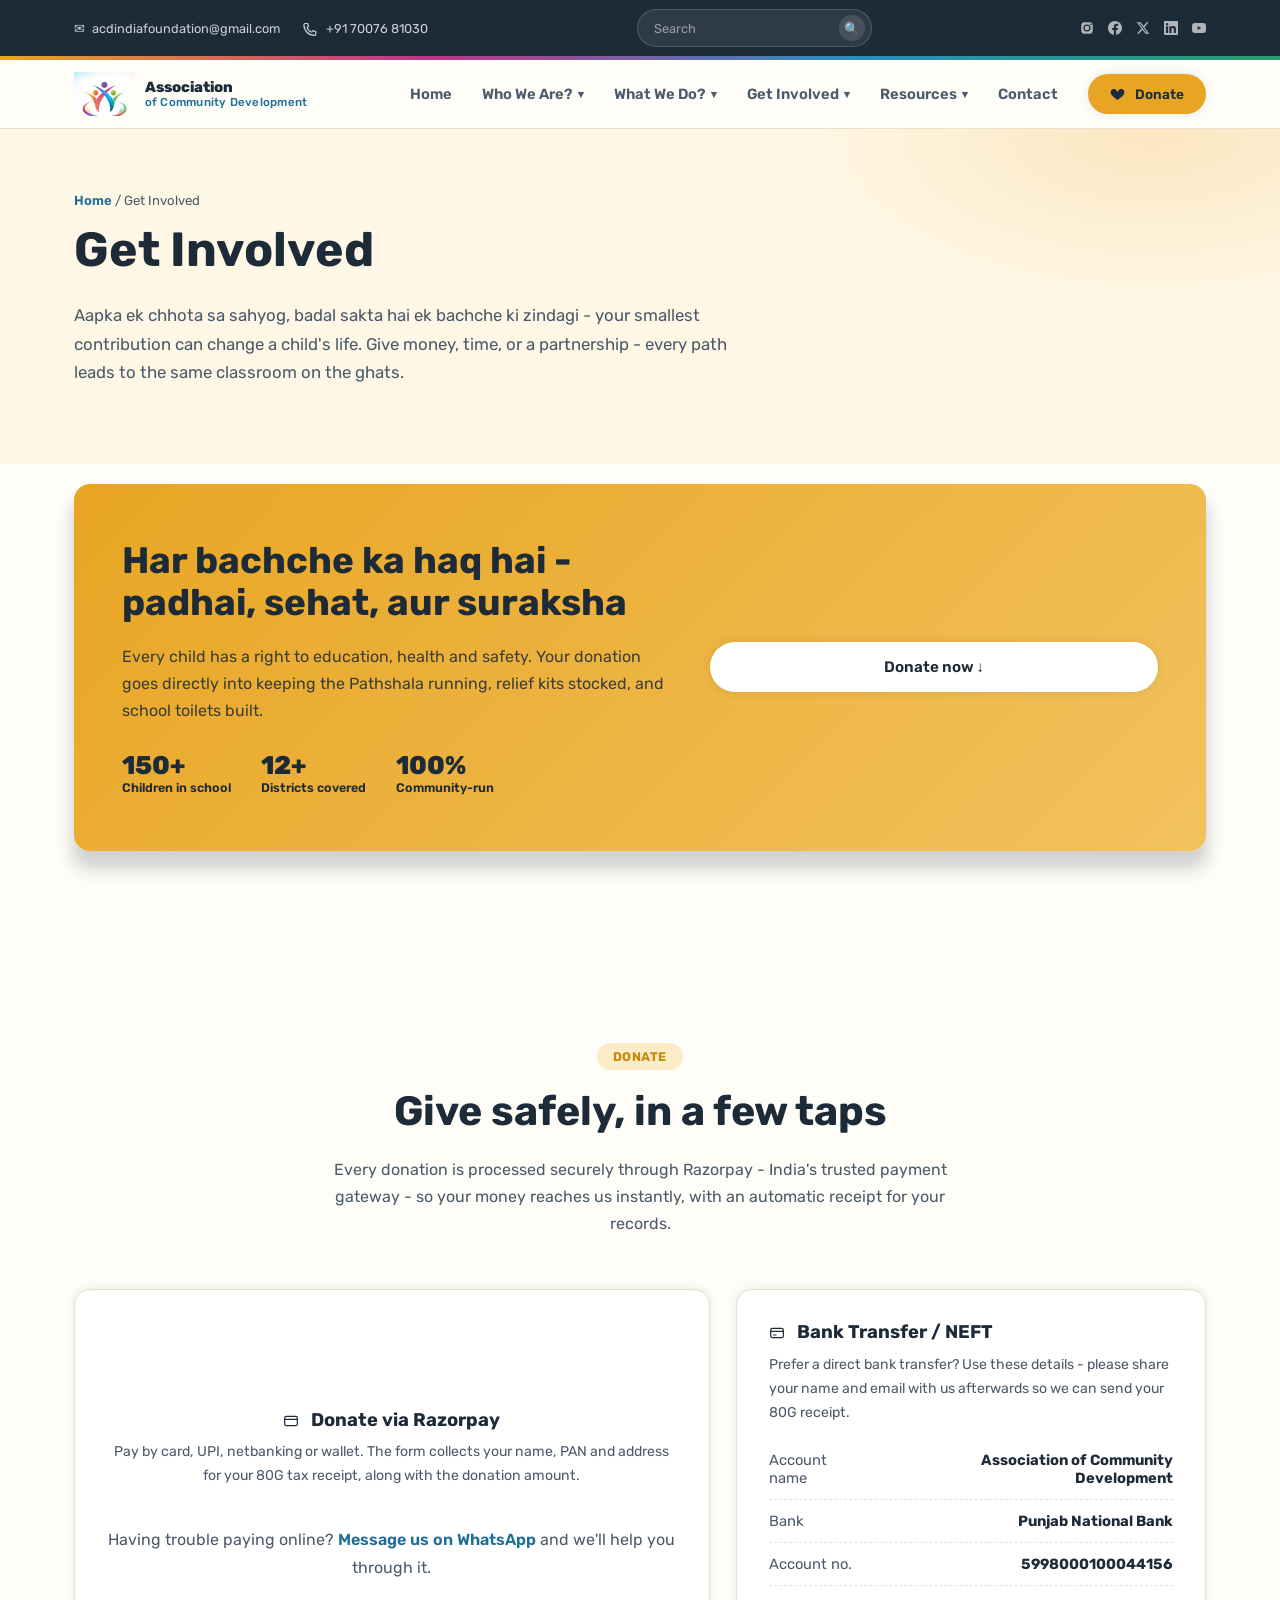
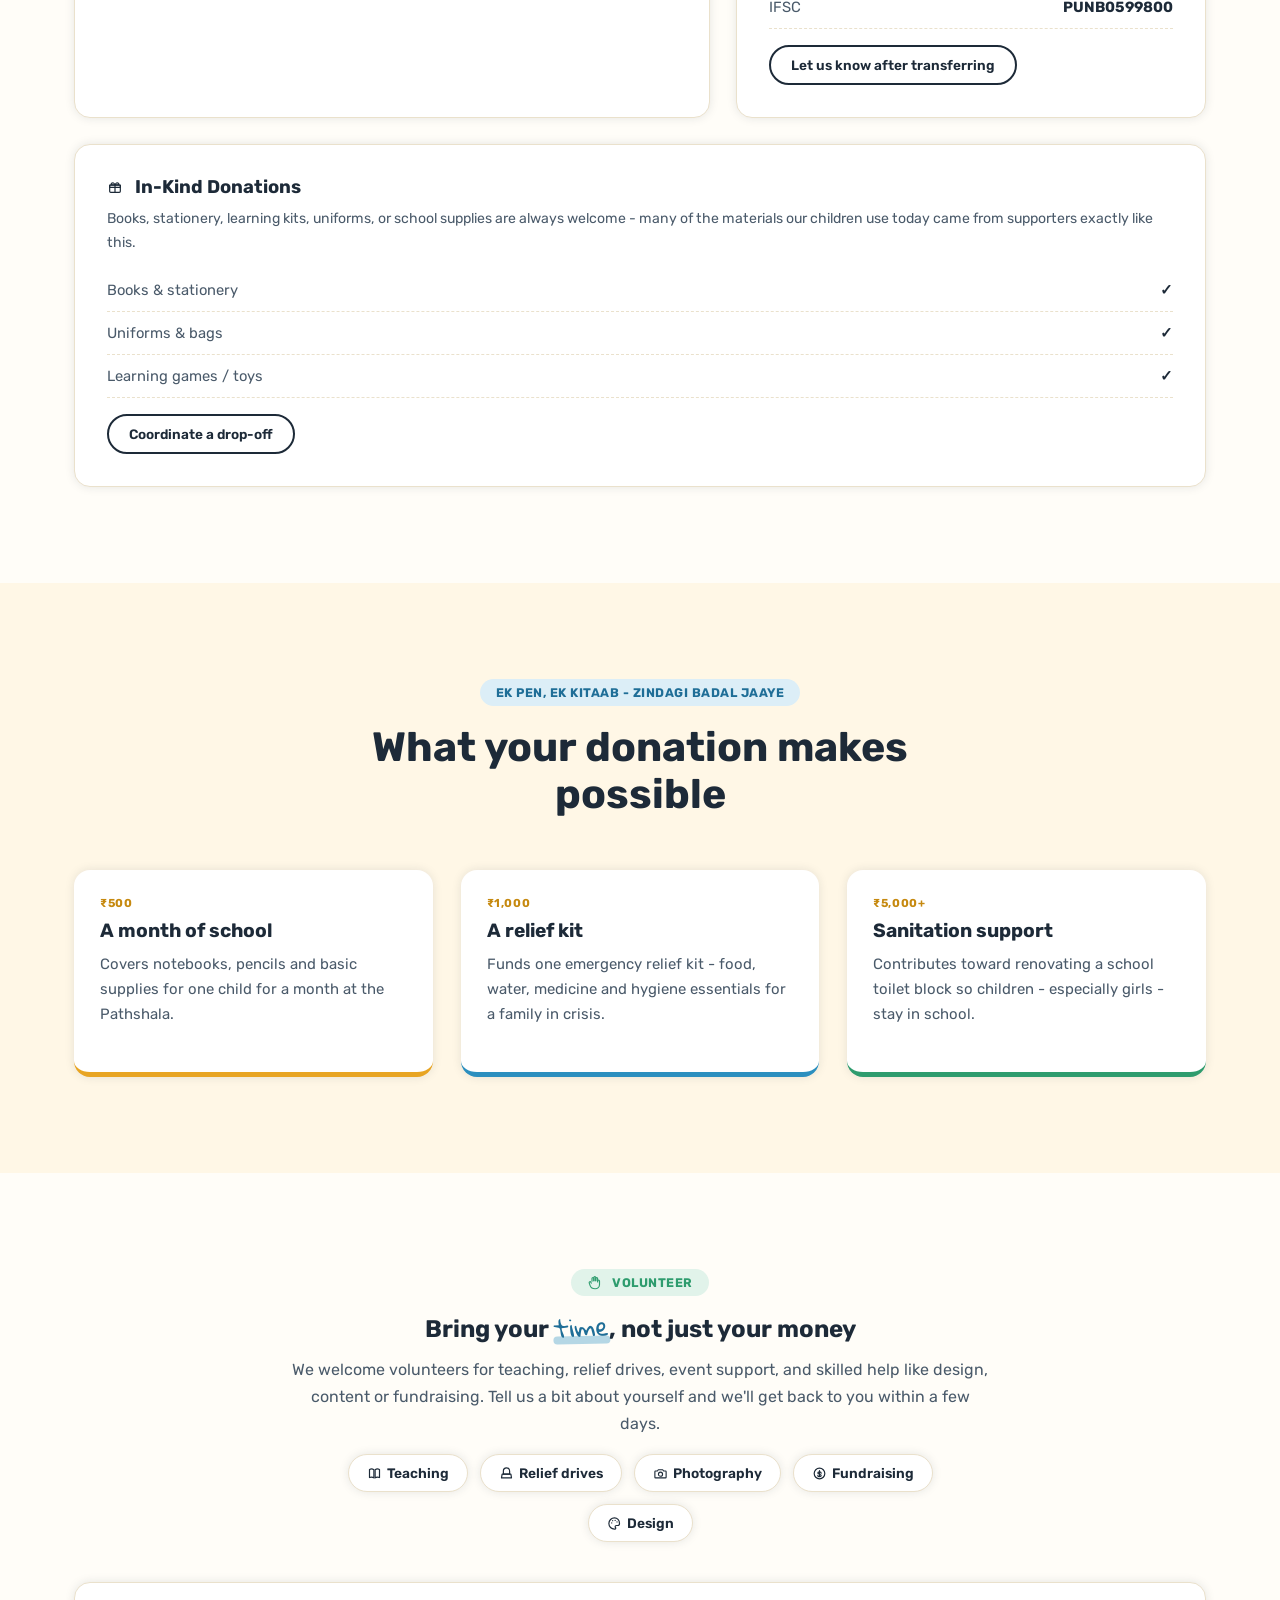
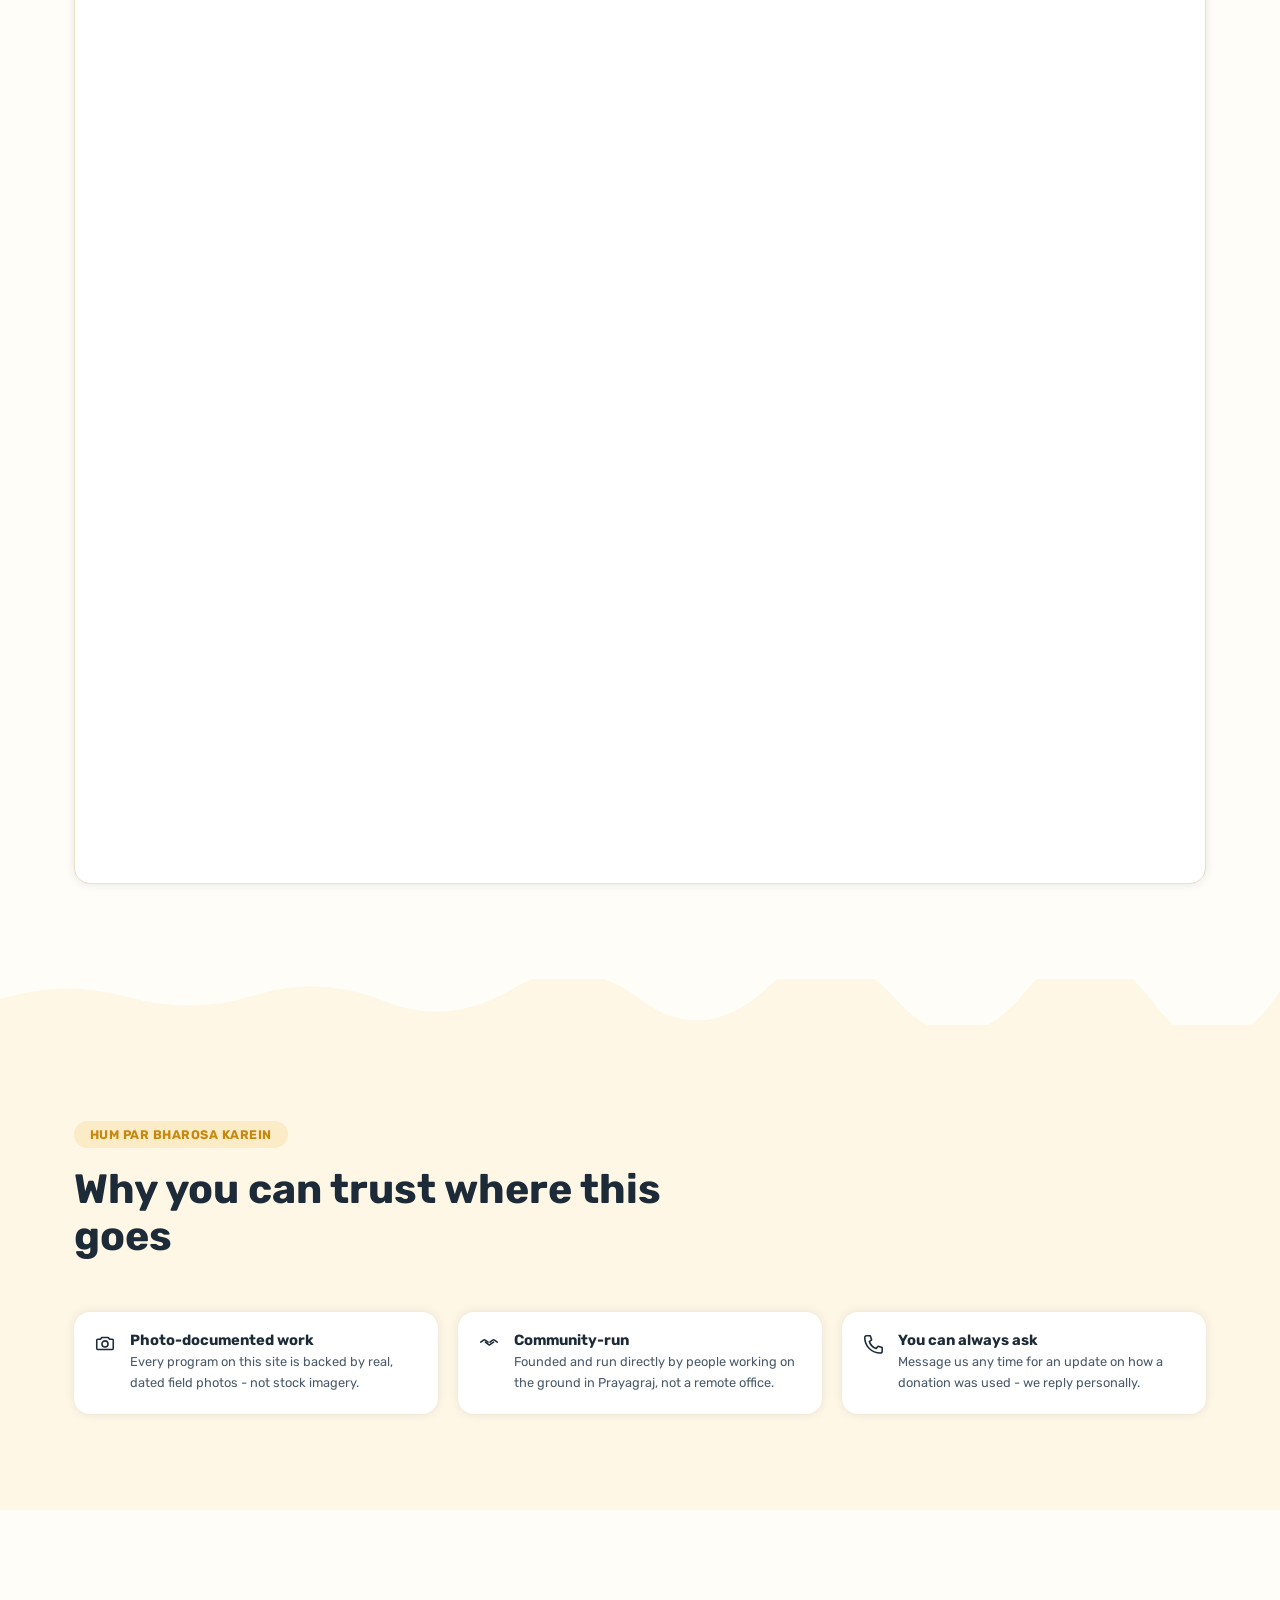
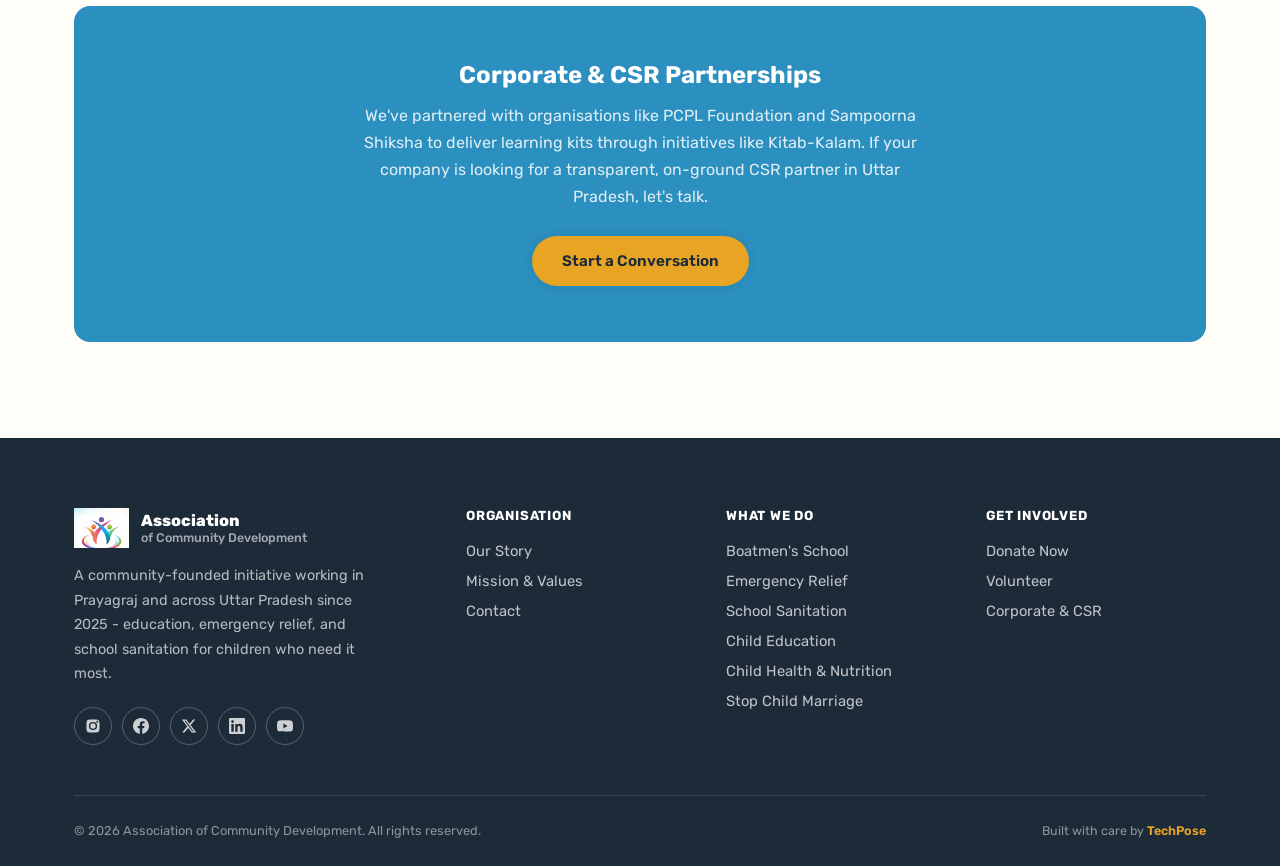
<file: get-involved/index.html>
<!DOCTYPE html>
<html lang="en">
<head>
<meta charset="UTF-8">
<meta name="viewport" content="width=device-width, initial-scale=1.0">
<title>Get Involved - Donate, Volunteer & Partner | ACD</title>
<meta name="description" content="Support ACD's work in Prayagraj: donate securely online via Razorpay, volunteer your time, or partner with us as a CSR sponsor.">
<link rel="icon" type="image/png" href="../assets/favicon.png">
<link rel="canonical" href="https://acdindia.org/get-involved/">
<link rel="stylesheet" href="../css/style.css">
</head>
<body>

<div class="topbar">
  <div class="topbar-row">
    <div class="topbar-contact">
      <a href="mailto:acdindiafoundation@gmail.com"><span>✉</span><span class="full">acdindiafoundation@gmail.com</span></a>
      <a href="tel:+917007681030"><span><svg class="ic-svg" viewBox="0 0 24 24" width="15" height="15" fill="none" stroke="currentColor" stroke-width="1.9" stroke-linecap="round" stroke-linejoin="round"><path d="M5 4h4l1.5 4.5L8 10.5a12 12 0 007.5 7.5l2-2.5L22 17v4c0 1.1-.9 2-2 2A17 17 0 013 6c0-1.1.9-2 2-2z"/></svg></span><span class="full">+91 70076 81030</span></a>
    </div>
    <form class="topbar-search" role="search" action="#" onsubmit="return false;">
      <input type="search" placeholder="Search" aria-label="Search">
      <button type="submit" aria-label="Search">🔍</button>
    </form>
    <div class="topbar-social">
      <a href="https://www.instagram.com/acdindiafoundation?utm_source=qr&igsh=MW1oenkwbG1hMW5wOQ==" target="_blank" rel="noopener" aria-label="Instagram"><svg viewBox="0 0 24 24"><path d="M12 2.163c3.204 0 3.584.012 4.85.07 3.252.148 4.771 1.691 4.919 4.919.058 1.265.069 1.645.069 4.849 0 3.205-.012 3.584-.069 4.849-.149 3.225-1.664 4.771-4.919 4.919-1.266.058-1.644.07-4.85.07-3.204 0-3.584-.012-4.849-.07-3.26-.149-4.771-1.699-4.919-4.92-.058-1.265-.07-1.644-.07-4.849 0-3.204.013-3.583.07-4.849.149-3.227 1.664-4.771 4.919-4.919 1.266-.057 1.645-.069 4.849-.069zM12 5.838a6.162 6.162 0 100 12.324 6.162 6.162 0 000-12.324zM12 16a4 4 0 110-8 4 4 0 010 8zm6.406-11.845a1.44 1.44 0 100 2.881 1.44 1.44 0 000-2.881z"/></svg></a>
      <a href="https://www.facebook.com/share/1GY2gMwwHt/" target="_blank" rel="noopener" aria-label="Facebook"><svg viewBox="0 0 24 24"><path d="M24 12.073c0-6.627-5.373-12-12-12s-12 5.373-12 12c0 5.99 4.388 10.954 10.125 11.854v-8.385H7.078v-3.47h3.047V9.43c0-3.007 1.792-4.669 4.533-4.669 1.312 0 2.686.235 2.686.235v2.953H15.83c-1.491 0-1.956.925-1.956 1.874v2.25h3.328l-.532 3.47h-2.796v8.385C19.612 23.027 24 18.062 24 12.073z"/></svg></a>
      <a href="https://x.com/Acdtrustindia" target="_blank" rel="noopener" aria-label="Twitter / X"><svg viewBox="0 0 24 24"><path d="M18.244 2.25h3.308l-7.227 8.26 8.502 11.24H16.17l-5.214-6.817L4.99 21.75H1.68l7.73-8.835L1.254 2.25H8.08l4.713 6.231zm-1.161 17.52h1.833L7.084 4.126H5.117z"/></svg></a>
      <a href="https://www.linkedin.com/company/association-of-community-devlopement/" target="_blank" rel="noopener" aria-label="LinkedIn"><svg viewBox="0 0 24 24"><path d="M20.447 20.452h-3.554v-5.569c0-1.328-.027-3.037-1.852-3.037-1.853 0-2.136 1.445-2.136 2.939v5.667H9.351V9h3.414v1.561h.046c.477-.9 1.637-1.85 3.37-1.85 3.601 0 4.267 2.37 4.267 5.455v6.286zM5.337 7.433a2.062 2.062 0 01-2.063-2.065 2.064 2.064 0 112.063 2.065zm1.782 13.019H3.555V9h3.564v11.452zM22.225 0H1.771C.792 0 0 .774 0 1.729v20.542C0 23.227.792 24 1.771 24h20.451C23.2 24 24 23.227 24 22.271V1.729C24 .774 23.2 0 22.222 0h.003z"/></svg></a>
      <a href="https://youtube.com/@associationofcommunitydevelopm?si=TOUaYwlQPcTxC4GK" target="_blank" rel="noopener" aria-label="YouTube"><svg viewBox="0 0 24 24"><path d="M23.498 6.186a3.016 3.016 0 00-2.122-2.136C19.505 3.545 12 3.545 12 3.545s-7.505 0-9.377.505A3.017 3.017 0 00.502 6.186 31.4 31.4 0 000 12a31.4 31.4 0 00.502 5.814 3.016 3.016 0 002.122 2.136c1.871.505 9.376.505 9.376.505s7.505 0 9.377-.505a3.015 3.015 0 002.122-2.136A31.4 31.4 0 0024 12a31.4 31.4 0 00-.502-5.814zM9.545 15.568V8.432L15.818 12l-6.273 3.568z"/></svg></a>
    </div>
  </div>
</div>
<div class="rainbow-bar"></div>
<header class="site-header">
  <div class="nav-wrap">
    <a href="../" class="brand">
      <img src="../assets/logo-icon.png" alt="Association of Community Development logo" class="brand-logo-img">
      <span class="brand-text"><span class="top">Association</span><span class="bottom">of Community Development</span></span>
    </a>
    <button class="hamburger" id="hamburger" aria-label="Toggle menu" aria-expanded="false"><span></span><span></span><span></span></button>
    <nav class="nav-links" id="navLinks">
      <a href="../">Home</a>
      <div class="nav-item">
        <button class="nav-drop-btn" aria-expanded="false">Who We Are?<span class="chev">▾</span></button>
        <div class="nav-dropdown">
          <a href="../about/">Our Story</a>
          <a href="../about/#values">Mission &amp; Values</a>
          <a href="../gallery/">Gallery</a>
          <a href="../stories/">Stories</a>
          <a href="../contact/">Contact Us</a>
        </div>
      </div>
      <div class="nav-item">
        <button class="nav-drop-btn" aria-expanded="false">What We Do?<span class="chev">▾</span></button>
        <div class="nav-dropdown">
          <a href="../what-we-do/#boatmens-school">Boatmen's Children School</a>
          <a href="../what-we-do/#emergency-relief">Emergency Relief</a>
          <a href="../what-we-do/#sanitation">School Sanitation</a>
          <a href="../what-we-do/#child-education">Child Education</a>
          <a href="../what-we-do/#child-health-nutrition">Child Health &amp; Nutrition</a>
          <a href="../what-we-do/#prevent-child-marriage">Stop Child Marriage</a>
        </div>
      </div>
      <div class="nav-item open">
        <button class="nav-drop-btn" aria-expanded="false">Get Involved<span class="chev">▾</span></button>
        <div class="nav-dropdown">
          <a href="./#donate-now">Donate</a>
          <a href="./#volunteer">Volunteer</a>
          <a href="./#corporate">Corporate &amp; CSR</a>
        </div>
      </div>
      <div class="nav-item">
        <button class="nav-drop-btn" aria-expanded="false">Resources<span class="chev">▾</span></button>
        <div class="nav-dropdown">
          <a href="../assets/files/AUDIT%20REPORT%20ACD_merged.pdf" target="_blank" rel="noopener">Reports</a>
        </div>
      </div>
      <a href="../contact/">Contact</a>
      <a href="./#donate-now" class="btn btn-primary btn-sm"><svg class="ic-svg" viewBox="0 0 24 24" width="15" height="15" fill="currentColor"><path d="M12 20.5s-7.5-4.6-10.2-9C.2 8.4 1 4.9 4.3 3.6c2.4-.9 5 .1 6.3 2.2l1.4 2.2 1.4-2.2c1.3-2.1 3.9-3.1 6.3-2.2 3.3 1.3 4.1 4.8 2.5 7.9-2.7 4.4-10.2 9-10.2 9z"/></svg> Donate</a>
    </nav>
  </div>
</header>

<section class="page-hero">
  <div class="container">
    <div class="breadcrumb"><a href="../">Home</a> / Get Involved</div>
    <h1 class="reveal">Get Involved</h1>
    <p class="lede reveal reveal-delay-1">Aapka ek chhota sa sahyog, badal sakta hai ek bachche ki zindagi - your smallest contribution can change a child's life. Give money, time, or a partnership - every path leads to the same classroom on the ghats.</p>
  </div>
</section>

<!-- DONATE HERO -->
<section class="section" style="padding-top:20px;">
  <div class="container">
    <div class="donate-hero reveal">
      <div>
        <h2>Har bachche ka haq hai - padhai, sehat, aur suraksha</h2>
        <p style="color:var(--ink);opacity:.85;">Every child has a right to education, health and safety. Your donation goes directly into keeping the Pathshala running, relief kits stocked, and school toilets built.</p>
        <div class="donate-stat-row">
          <div><div class="n">150+</div><div class="l">Children in school</div></div>
          <div><div class="n">12+</div><div class="l">Districts covered</div></div>
          <div><div class="n">100%</div><div class="l">Community-run</div></div>
        </div>
      </div>
      <div>
        <a href="#donate-now" class="btn btn-white" style="width:100%;justify-content:center;">Donate now ↓</a>
      </div>
    </div>
  </div>
</section>

<!-- DONATE NOW (Razorpay) -->
<section class="section" id="donate-now">
  <div class="container">
    <div class="section-head center reveal" style="margin-left:auto;margin-right:auto;">
      <span class="eyebrow">Donate</span>
      <h2>Give safely, in a few taps</h2>
      <p>Every donation is processed securely through Razorpay - India's trusted payment gateway - so your money reaches us instantly, with an automatic receipt for your records.</p>
    </div>
    <div class="donate-methods" style="grid-template-columns:1.15fr .85fr;">
      <div class="donate-method-card reveal" style="text-align:center;display:flex;flex-direction:column;align-items:center;justify-content:center;">
        <h3 style="justify-content:center;"><svg class="ic-svg" viewBox="0 0 24 24" width="16" height="16" fill="none" stroke="currentColor" stroke-width="1.8" stroke-linecap="round" stroke-linejoin="round"><rect x="2.5" y="5" width="19" height="14" rx="2.5"/><path d="M2.5 9.5h19"/></svg> Donate via Razorpay</h3>
        <p style="font-size:.88rem;">Pay by card, UPI, netbanking or wallet. The form collects your name, PAN and address for your 80G tax receipt, along with the donation amount.</p>
        <form style="margin-top:10px;"><script src="https://checkout.razorpay.com/v1/payment-button.js" data-payment_button_id="pl_TQkzpQwk8IeOHV" async></script></form>
        <p class="newsletter-note" style="color:var(--ink-soft);margin-top:14px;">Having trouble paying online? <a href="https://wa.me/917007681030?text=Hi%20ACD%2C%20I%27d%20like%20to%20donate%20%E2%80%94%20please%20help%20me%20out." target="_blank" rel="noopener" style="color:var(--teal-dark);font-weight:600;">Message us on WhatsApp</a> and we'll help you through it.</p>
      </div>
      <div class="donate-method-card reveal reveal-delay-1">
        <h3><svg class="ic-svg" viewBox="0 0 24 24" width="16" height="16" fill="none" stroke="currentColor" stroke-width="1.8" stroke-linecap="round" stroke-linejoin="round"><rect x="2.5" y="5" width="19" height="14" rx="2.5"/><path d="M2.5 9.5h19M6.5 15h4"/></svg> Bank Transfer / NEFT</h3>
        <p style="font-size:.88rem;">Prefer a direct bank transfer? Use these details - please share your name and email with us afterwards so we can send your 80G receipt.</p>
        <div class="detail-row"><span class="k">Account name</span><span class="v">Association of Community Development</span></div>
        <div class="detail-row"><span class="k">Bank</span><span class="v">Punjab National Bank</span></div>
        <div class="detail-row"><span class="k">Account no.</span><span class="v">5998000100044156</span></div>
        <div class="detail-row"><span class="k">IFSC</span><span class="v">PUNB0599800</span></div>
        <a href="../contact/" class="btn btn-outline btn-sm" style="margin-top:16px;">Let us know after transferring</a>
      </div>
    </div>
    <div class="donate-method-card reveal reveal-delay-2" style="margin-top:26px;">
      <h3><svg class="ic-svg" viewBox="0 0 24 24" width="16" height="16" fill="none" stroke="currentColor" stroke-width="1.8" stroke-linecap="round" stroke-linejoin="round"><rect x="4" y="9" width="16" height="11" rx="1.5"/><path d="M4 9h16v3.5H4z"/><path d="M12 9v11M12 9c-1-3-3.5-4-5-2.7C5.5 7.6 6.3 9 8 9h4zm0 0c1-3 3.5-4 5-2.7C18.5 7.6 17.7 9 16 9h-4z"/></svg> In-Kind Donations</h3>
      <p style="font-size:.88rem;">Books, stationery, learning kits, uniforms, or school supplies are always welcome - many of the materials our children use today came from supporters exactly like this.</p>
      <div class="detail-row"><span class="k">Books &amp; stationery</span><span class="v">✓</span></div>
      <div class="detail-row"><span class="k">Uniforms &amp; bags</span><span class="v">✓</span></div>
      <div class="detail-row"><span class="k">Learning games / toys</span><span class="v">✓</span></div>
      <a href="../contact/" class="btn btn-outline btn-sm" style="margin-top:16px;">Coordinate a drop-off</a>
    </div>
  </div>
</section>

<!-- AMOUNT IMPACT -->
<section class="section bg-warm">
  <div class="container">
    <div class="section-head center reveal" style="margin-left:auto;margin-right:auto;">
      <span class="eyebrow teal">Ek pen, ek kitaab - zindagi badal jaaye</span>
      <h2>What your donation makes possible</h2>
    </div>
    <div class="card-grid">
      <div class="p-card reveal">
        <div class="p-card-body"><div class="p-card-tag">₹500</div><h3>A month of school</h3><p>Covers notebooks, pencils and basic supplies for one child for a month at the Pathshala.</p></div>
      </div>
      <div class="p-card reveal reveal-delay-1">
        <div class="p-card-body"><div class="p-card-tag">₹1,000</div><h3>A relief kit</h3><p>Funds one emergency relief kit - food, water, medicine and hygiene essentials for a family in crisis.</p></div>
      </div>
      <div class="p-card reveal reveal-delay-2">
        <div class="p-card-body"><div class="p-card-tag">₹5,000+</div><h3>Sanitation support</h3><p>Contributes toward renovating a school toilet block so children - especially girls - stay in school.</p></div>
      </div>
    </div>
  </div>
</section>

<!-- VOLUNTEER -->
<section class="section" id="volunteer">
  <div class="container">
    <div class="reveal" style="max-width:70ch;margin:0 auto 40px;text-align:center;">
      <span class="eyebrow green"><svg class="ic-svg" viewBox="0 0 24 24" width="15" height="15" fill="none" stroke="currentColor" stroke-width="1.8" stroke-linecap="round" stroke-linejoin="round"><path d="M8 10V5.5a1.5 1.5 0 013 0V9"/><path d="M11 9V4a1.5 1.5 0 013 0v5"/><path d="M14 9V5.5a1.5 1.5 0 013 0V11"/><path d="M17 9.5a1.5 1.5 0 013 0V15c0 4-3 7-7 7s-7-2-8-5l-1.5-4.5a1.4 1.4 0 012.6-1L7 13"/></svg> Volunteer</span>
      <h2>Bring your <span class="hand teal">time</span>, not just your money</h2>
      <p>We welcome volunteers for teaching, relief drives, event support, and skilled help like design, content or fundraising. Tell us a bit about yourself and we'll get back to you within a few days.</p>
      <ul class="pill-row" style="margin-top:8px;justify-content:center;">
        <li class="pill"><svg class="ic-svg" viewBox="0 0 24 24" width="15" height="15" fill="none" stroke="currentColor" stroke-width="1.9" stroke-linecap="round" stroke-linejoin="round"><path d="M4 5.5c2.2-1 5-1 7 .5v13c-2-1.5-4.8-1.5-7-.5v-13z"/><path d="M20 5.5c-2.2-1-5-1-7 .5v13c2-1.5 4.8-1.5 7-.5v-13z"/></svg> Teaching</li>
        <li class="pill"><svg class="ic-svg" viewBox="0 0 24 24" width="15" height="15" fill="none" stroke="currentColor" stroke-width="1.9" stroke-linecap="round" stroke-linejoin="round"><path d="M12 3a5 5 0 015 5v5H7V8a5 5 0 015-5z"/><path d="M5 13h14l1 6H4l1-6z"/></svg> Relief drives</li>
        <li class="pill"><svg class="ic-svg" viewBox="0 0 24 24" width="15" height="15" fill="none" stroke="currentColor" stroke-width="1.8" stroke-linecap="round" stroke-linejoin="round"><path d="M4 8h3l1.5-2h7L17 8h3a1 1 0 011 1v9a1 1 0 01-1 1H4a1 1 0 01-1-1V9a1 1 0 011-1z"/><circle cx="12" cy="13" r="3.3"/></svg> Photography</li>
        <li class="pill"><svg class="ic-svg" viewBox="0 0 24 24" width="15" height="15" fill="none" stroke="currentColor" stroke-width="1.9" stroke-linecap="round" stroke-linejoin="round"><circle cx="12" cy="12" r="8.5"/><path d="M12 7.5v9M9.3 15c0 1.1 1.2 2 2.7 2s2.7-.7 2.7-1.8c0-2.6-5.4-1.4-5.4-4 0-1.1 1.2-1.8 2.7-1.8s2.7.9 2.7 2"/></svg> Fundraising</li>
        <li class="pill"><svg class="ic-svg" viewBox="0 0 24 24" width="15" height="15" fill="none" stroke="currentColor" stroke-width="1.9" stroke-linecap="round" stroke-linejoin="round"><path d="M12 3a9 9 0 100 18c1.1 0 2-.6 2-1.6 0-.5-.2-.9-.5-1.2-.3-.3-.5-.7-.5-1.2 0-1 .9-1.8 2-1.8h1.7c1.7 0 3.3-1.4 3.3-3.4C20 6.7 16.4 3 12 3z"/><circle cx="7.5" cy="11" r="1" fill="currentColor" stroke="none"/><circle cx="9" cy="7.5" r="1" fill="currentColor" stroke="none"/><circle cx="13" cy="7" r="1" fill="currentColor" stroke="none"/><circle cx="16" cy="9.5" r="1" fill="currentColor" stroke="none"/></svg> Design</li>
      </ul>
    </div>
    <div class="reveal reveal-delay-1">
      <div class="form-card" style="padding:0;overflow:hidden;">
        <iframe src="https://forms.gle/tTTL36VEEvsiWJUR7?embedded=true" title="Volunteer with ACD form" width="100%" height="900" style="border:0;display:block;" loading="lazy">Loading…</iframe>
      </div>
    </div>
  </div>
</section>

<div class="torn"><svg viewBox="0 0 1200 46" preserveAspectRatio="none"><path d="M0,20 Q60,0 120,18 T240,16 T360,22 T480,10 T600,20 T720,8 T840,20 T960,14 T1080,22 T1200,12 L1200,46 L0,46 Z" fill="#FFF7E6"/></svg></div>

<!-- TRUST -->
<section class="section bg-warm">
  <div class="container">
    <div class="section-head reveal">
      <span class="eyebrow">Hum par Bharosa Karein</span>
      <h2>Why you can trust where this goes</h2>
    </div>
    <div class="trust-grid">
      <div class="trust-item reveal"><div class="ic"><svg viewBox="0 0 24 24" width="22" height="22" fill="none" stroke="currentColor" stroke-width="1.7" stroke-linecap="round" stroke-linejoin="round"><path d="M4 8h3l1.5-2h7L17 8h3a1 1 0 011 1v9a1 1 0 01-1 1H4a1 1 0 01-1-1V9a1 1 0 011-1z"/><circle cx="12" cy="13" r="3.3"/></svg></div><div><h4>Photo-documented work</h4><p>Every program on this site is backed by real, dated field photos - not stock imagery.</p></div></div>
      <div class="trust-item reveal reveal-delay-1"><div class="ic"><svg viewBox="0 0 24 24" width="22" height="22" fill="none" stroke="currentColor" stroke-width="1.7" stroke-linecap="round" stroke-linejoin="round"><path d="M3 11l3-2.2c.6-.4 1.3-.4 1.9 0L11 11"/><path d="M21 11l-3-2.2c-.6-.4-1.3-.4-1.9 0L13 11"/><path d="M8 11l3.3 2.6c.6.5 1.5.5 2 0L17 11"/></svg></div><div><h4>Community-run</h4><p>Founded and run directly by people working on the ground in Prayagraj, not a remote office.</p></div></div>
      <div class="trust-item reveal reveal-delay-2"><div class="ic"><svg viewBox="0 0 24 24" width="22" height="22" fill="none" stroke="currentColor" stroke-width="1.7" stroke-linecap="round" stroke-linejoin="round"><path d="M5 4h4l1.5 4.5L8 10.5a12 12 0 007.5 7.5l2-2.5L22 17v4c0 1.1-.9 2-2 2A17 17 0 013 6c0-1.1.9-2 2-2z"/></svg></div><div><h4>You can always ask</h4><p>Message us any time for an update on how a donation was used - we reply personally.</p></div></div>
    </div>
  </div>
</section>

<!-- CORPORATE -->
<section class="section" id="corporate">
  <div class="container">
    <div class="cta-band reveal" style="background:var(--teal);">
      <h2>Corporate &amp; CSR Partnerships</h2>
      <p>We've partnered with organisations like PCPL Foundation and Sampoorna Shiksha to deliver learning kits through initiatives like Kitab-Kalam. If your company is looking for a transparent, on-ground CSR partner in Uttar Pradesh, let's talk.</p>
      <div class="cta-band-row">
        <a href="../contact/" class="btn btn-primary">Start a Conversation</a>
      </div>
    </div>
  </div>
</section>

<footer class="site-footer">
  <div class="container">
    <div class="footer-grid">
      <div>
        <div class="footer-brand">
          <img src="../assets/logo-icon.png" alt="Association of Community Development logo" class="footer-logo-img">
          <div class="footer-brand-text">Association<span>of Community Development</span></div>
        </div>
        <p class="footer-desc">A community-founded initiative working in Prayagraj and across Uttar Pradesh since 2025 - education, emergency relief, and school sanitation for children who need it most.</p>
        <div class="footer-social">
          <a href="https://www.instagram.com/acdindiafoundation?utm_source=qr&igsh=MW1oenkwbG1hMW5wOQ==" target="_blank" rel="noopener" aria-label="Instagram"><svg viewBox="0 0 24 24"><path d="M12 2.163c3.204 0 3.584.012 4.85.07 3.252.148 4.771 1.691 4.919 4.919.058 1.265.069 1.645.069 4.849 0 3.205-.012 3.584-.069 4.849-.149 3.225-1.664 4.771-4.919 4.919-1.266.058-1.644.07-4.85.07-3.204 0-3.584-.012-4.849-.07-3.26-.149-4.771-1.699-4.919-4.92-.058-1.265-.07-1.644-.07-4.849 0-3.204.013-3.583.07-4.849.149-3.227 1.664-4.771 4.919-4.919 1.266-.057 1.645-.069 4.849-.069zM12 5.838a6.162 6.162 0 100 12.324 6.162 6.162 0 000-12.324zM12 16a4 4 0 110-8 4 4 0 010 8zm6.406-11.845a1.44 1.44 0 100 2.881 1.44 1.44 0 000-2.881z"/></svg></a>
          <a href="https://www.facebook.com/share/1GY2gMwwHt/" target="_blank" rel="noopener" aria-label="Facebook"><svg viewBox="0 0 24 24"><path d="M24 12.073c0-6.627-5.373-12-12-12s-12 5.373-12 12c0 5.99 4.388 10.954 10.125 11.854v-8.385H7.078v-3.47h3.047V9.43c0-3.007 1.792-4.669 4.533-4.669 1.312 0 2.686.235 2.686.235v2.953H15.83c-1.491 0-1.956.925-1.956 1.874v2.25h3.328l-.532 3.47h-2.796v8.385C19.612 23.027 24 18.062 24 12.073z"/></svg></a>
          <a href="https://x.com/Acdtrustindia" target="_blank" rel="noopener" aria-label="Twitter / X"><svg viewBox="0 0 24 24"><path d="M18.244 2.25h3.308l-7.227 8.26 8.502 11.24H16.17l-5.214-6.817L4.99 21.75H1.68l7.73-8.835L1.254 2.25H8.08l4.713 6.231zm-1.161 17.52h1.833L7.084 4.126H5.117z"/></svg></a>
          <a href="https://www.linkedin.com/company/association-of-community-devlopement/" target="_blank" rel="noopener" aria-label="LinkedIn"><svg viewBox="0 0 24 24"><path d="M20.447 20.452h-3.554v-5.569c0-1.328-.027-3.037-1.852-3.037-1.853 0-2.136 1.445-2.136 2.939v5.667H9.351V9h3.414v1.561h.046c.477-.9 1.637-1.85 3.37-1.85 3.601 0 4.267 2.37 4.267 5.455v6.286zM5.337 7.433a2.062 2.062 0 01-2.063-2.065 2.064 2.064 0 112.063 2.065zm1.782 13.019H3.555V9h3.564v11.452zM22.225 0H1.771C.792 0 0 .774 0 1.729v20.542C0 23.227.792 24 1.771 24h20.451C23.2 24 24 23.227 24 22.271V1.729C24 .774 23.2 0 22.222 0h.003z"/></svg></a>
          <a href="https://youtube.com/@associationofcommunitydevelopm?si=TOUaYwlQPcTxC4GK" target="_blank" rel="noopener" aria-label="YouTube"><svg viewBox="0 0 24 24"><path d="M23.498 6.186a3.016 3.016 0 00-2.122-2.136C19.505 3.545 12 3.545 12 3.545s-7.505 0-9.377.505A3.017 3.017 0 00.502 6.186 31.4 31.4 0 000 12a31.4 31.4 0 00.502 5.814 3.016 3.016 0 002.122 2.136c1.871.505 9.376.505 9.376.505s7.505 0 9.377-.505a3.015 3.015 0 002.122-2.136A31.4 31.4 0 0024 12a31.4 31.4 0 00-.502-5.814zM9.545 15.568V8.432L15.818 12l-6.273 3.568z"/></svg></a>
        </div>
      </div>
      <div class="footer-col">
        <h4>Organisation</h4>
        <a href="../about/">Our Story</a>
        <a href="../about/#values">Mission &amp; Values</a>
        <a href="../contact/">Contact</a>
      </div>
      <div class="footer-col">
        <h4>What We Do</h4>
        <a href="../what-we-do/#boatmens-school">Boatmen's School</a>
        <a href="../what-we-do/#emergency-relief">Emergency Relief</a>
        <a href="../what-we-do/#sanitation">School Sanitation</a>
        <a href="../what-we-do/#child-education">Child Education</a>
        <a href="../what-we-do/#child-health-nutrition">Child Health &amp; Nutrition</a>
        <a href="../what-we-do/#prevent-child-marriage">Stop Child Marriage</a>
      </div>
      <div class="footer-col">
        <h4>Get Involved</h4>
        <a href="./#donate-now">Donate Now</a>
        <a href="./#volunteer">Volunteer</a>
        <a href="./#corporate">Corporate &amp; CSR</a>
      </div>
    </div>
    <div class="footer-bottom">
      <p>© 2026 Association of Community Development. All rights reserved.</p>
      <p class="credit">Built with care by <a href="https://techpose.in/" target="_blank" rel="noopener">TechPose</a></p>
    </div>
  </div>
</footer>

<button class="back-to-top" id="backToTop" aria-label="Back to top">↑</button>
<script src="../js/main.js"></script>
</body>
</html>
</file>
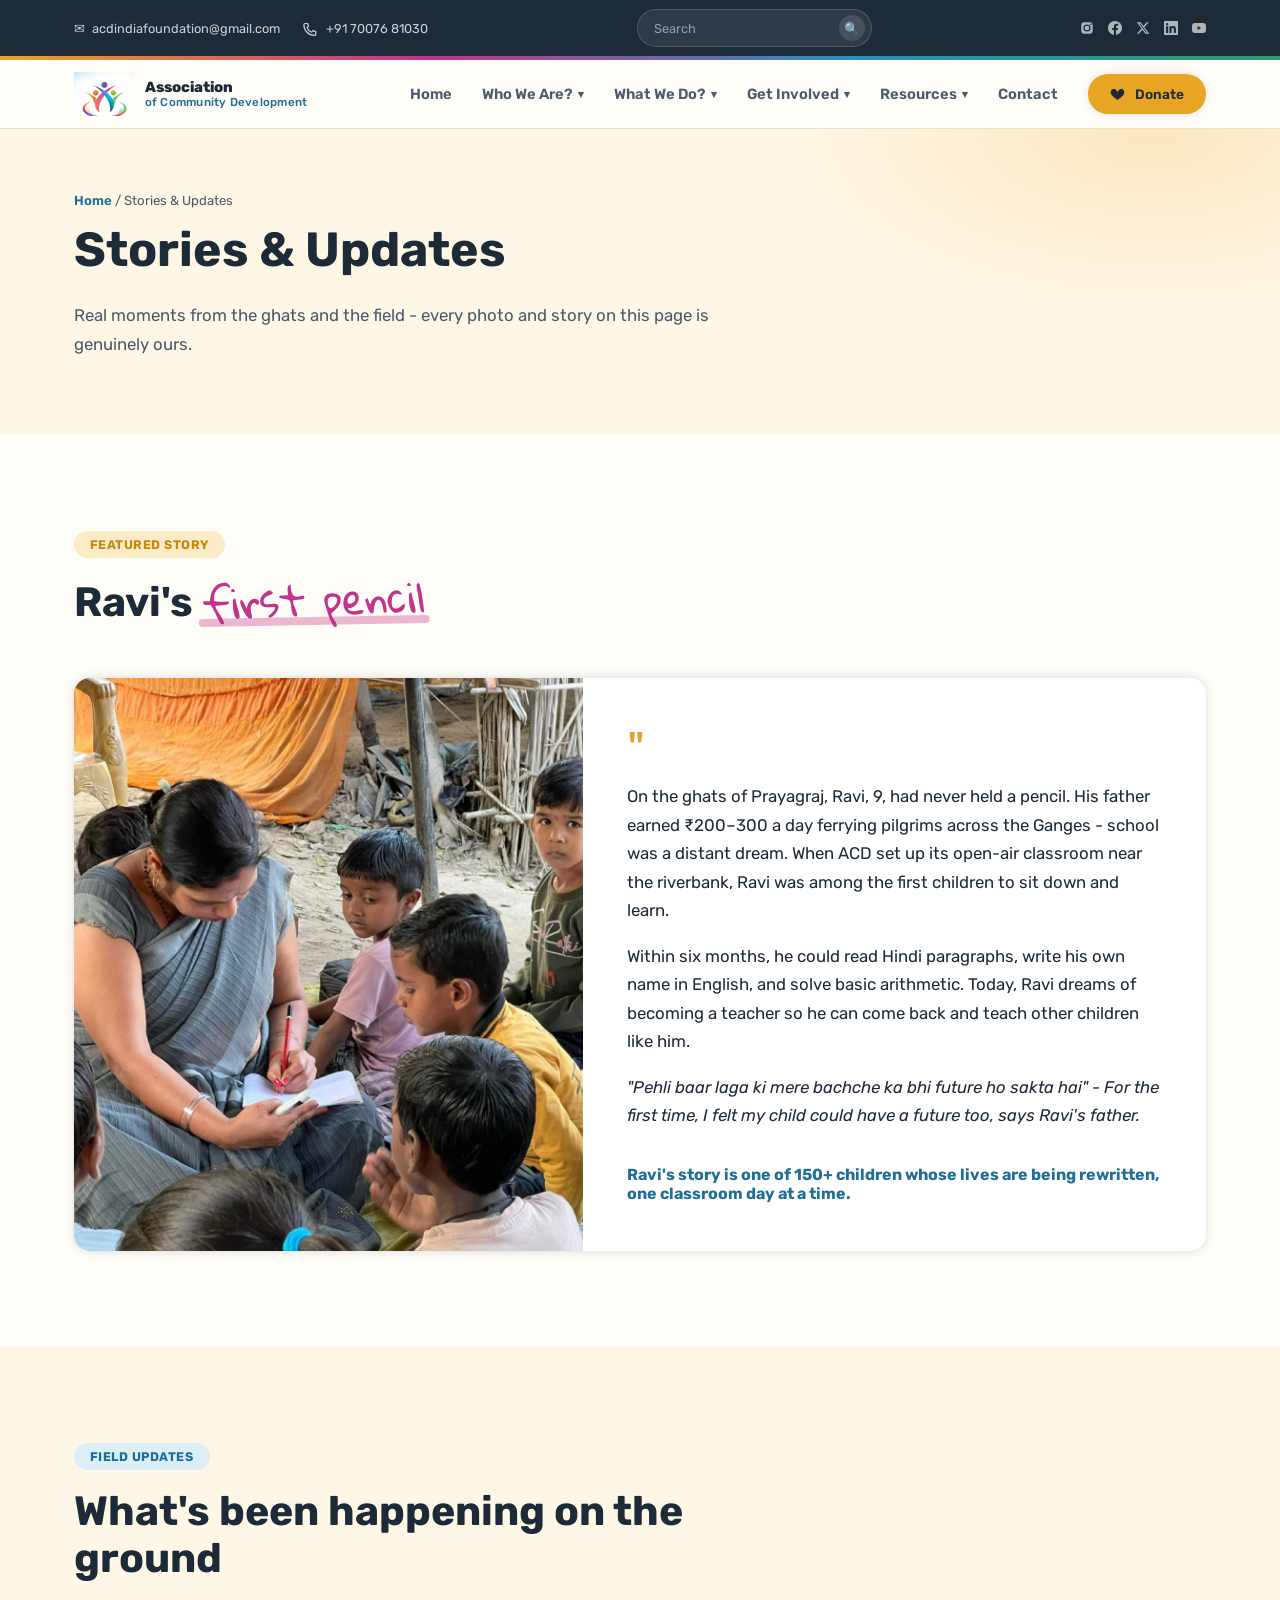
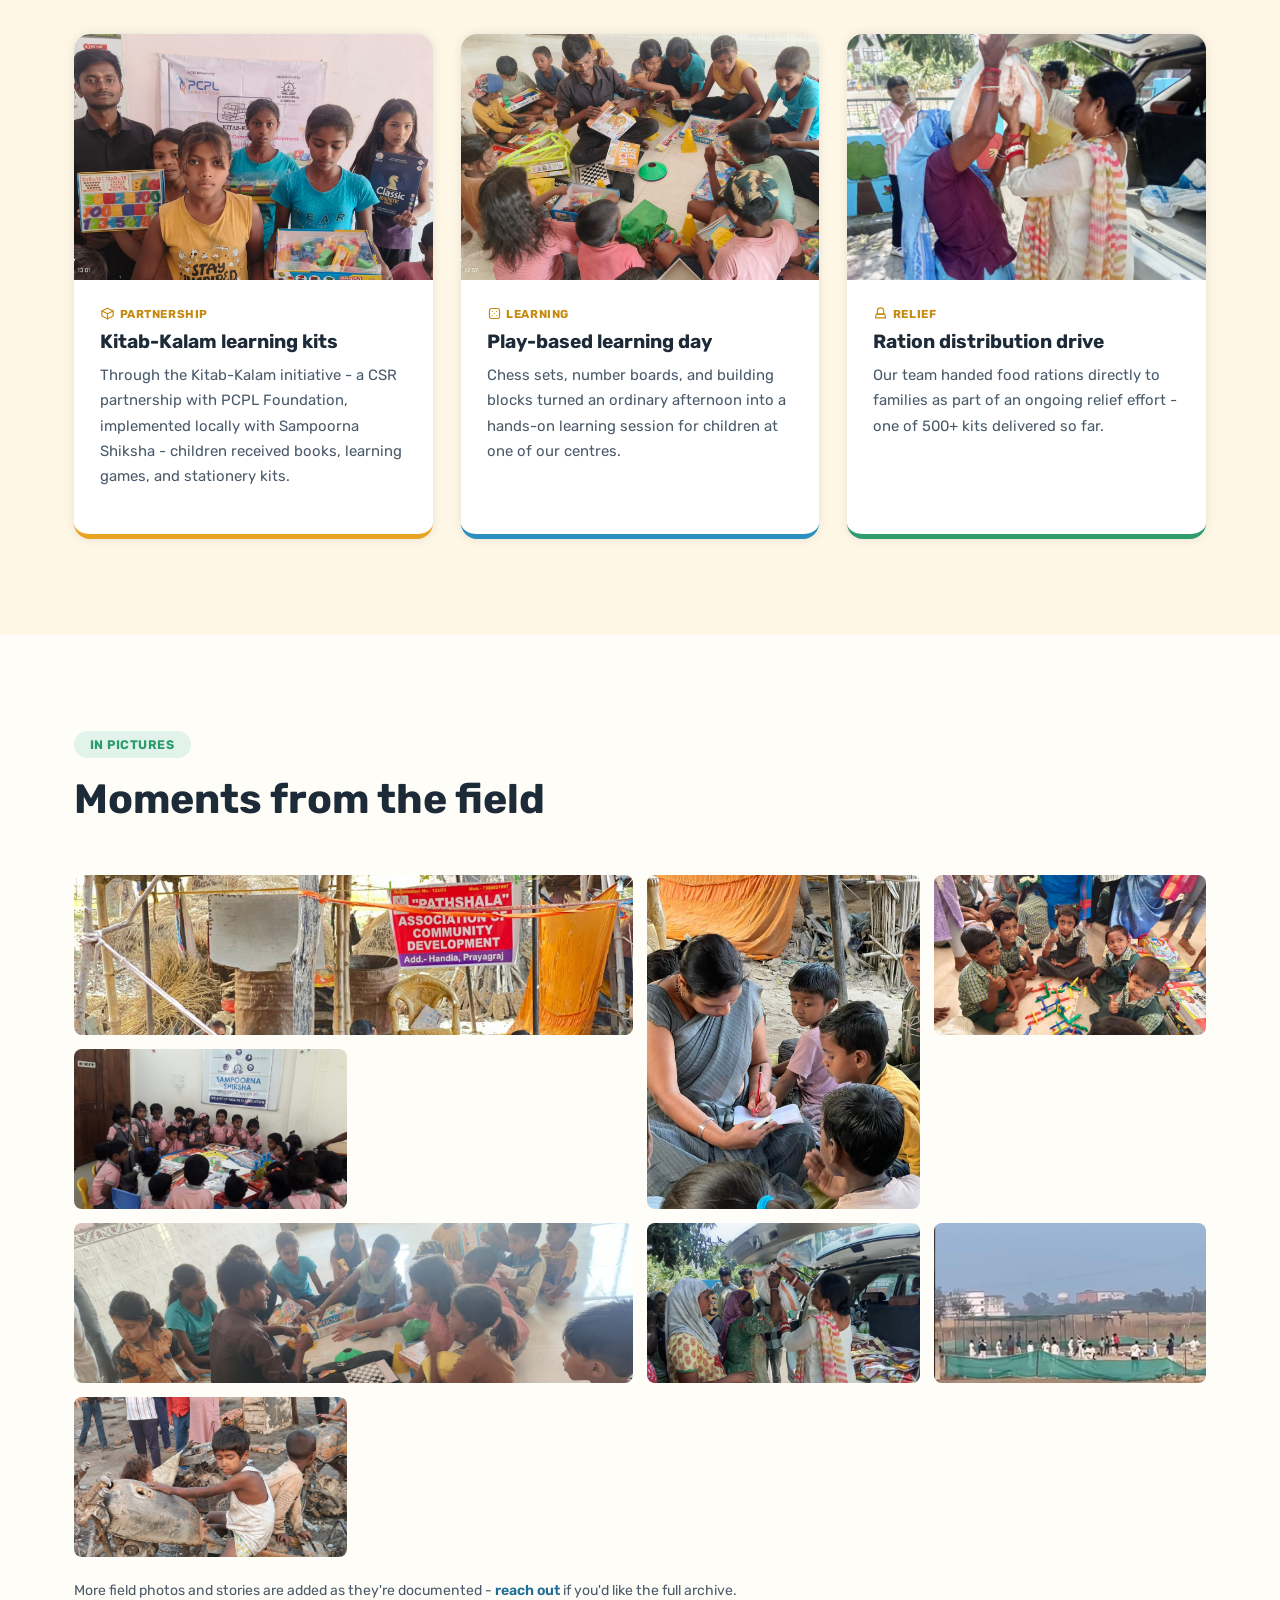
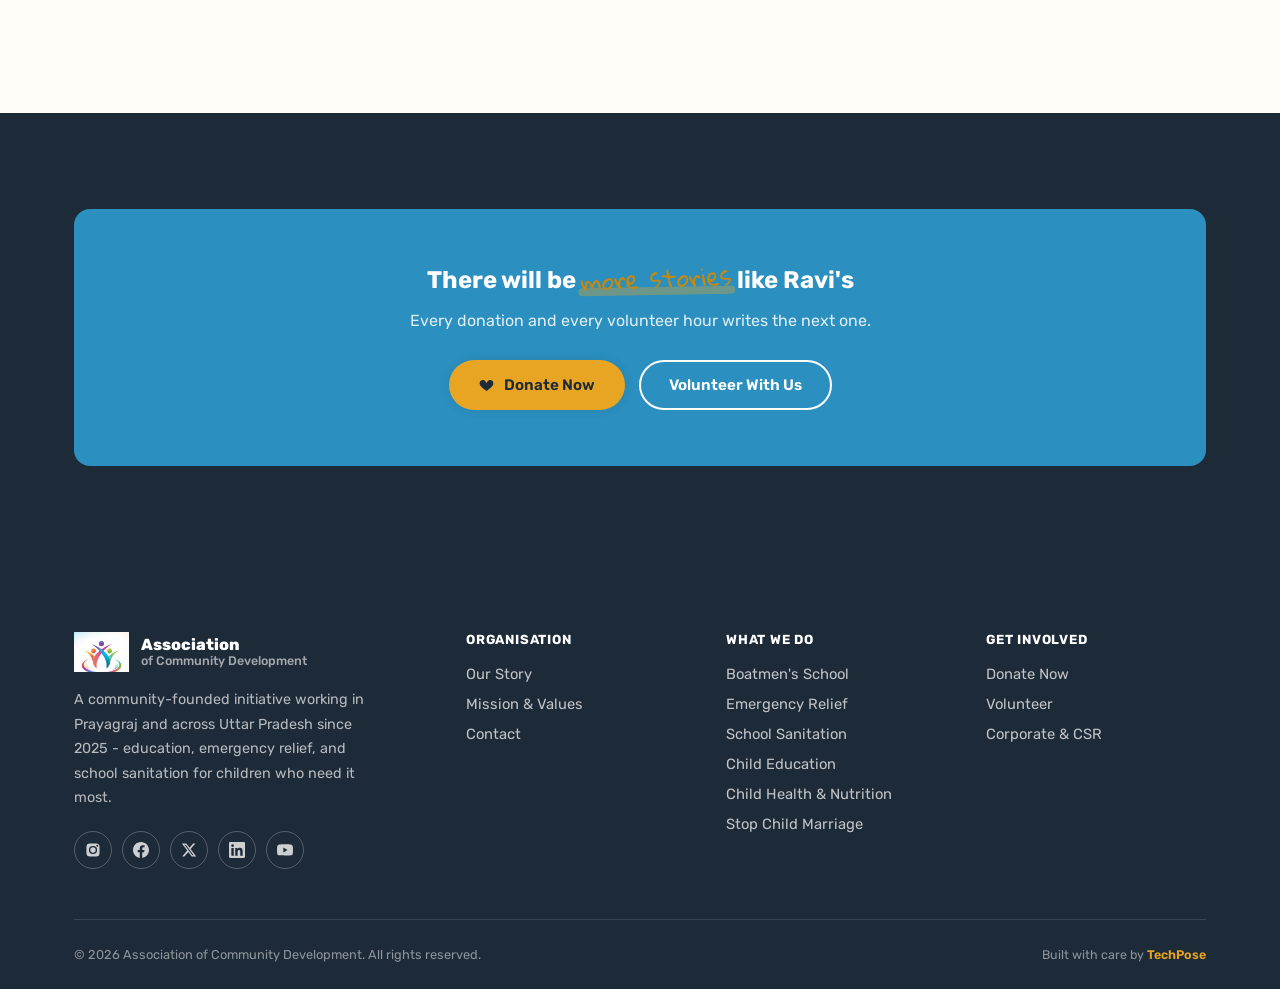
<file: stories/index.html>
<!DOCTYPE html>
<html lang="en">
<head>
<meta charset="UTF-8">
<meta name="viewport" content="width=device-width, initial-scale=1.0">
<title>Stories & Updates - Association of Community Development</title>
<meta name="description" content="Real stories and field updates from ACD's work in Prayagraj and across Uttar Pradesh - no stock photos, no placeholder testimonials.">
<link rel="icon" type="image/png" href="../assets/favicon.png">
<link rel="canonical" href="https://acdindia.org/stories/">
<link rel="stylesheet" href="../css/style.css">
</head>
<body>

<div class="topbar">
  <div class="topbar-row">
    <div class="topbar-contact">
      <a href="mailto:acdindiafoundation@gmail.com"><span>✉</span><span class="full">acdindiafoundation@gmail.com</span></a>
      <a href="tel:+917007681030"><span><svg class="ic-svg" viewBox="0 0 24 24" width="15" height="15" fill="none" stroke="currentColor" stroke-width="1.9" stroke-linecap="round" stroke-linejoin="round"><path d="M5 4h4l1.5 4.5L8 10.5a12 12 0 007.5 7.5l2-2.5L22 17v4c0 1.1-.9 2-2 2A17 17 0 013 6c0-1.1.9-2 2-2z"/></svg></span><span class="full">+91 70076 81030</span></a>
    </div>
    <form class="topbar-search" role="search" action="#" onsubmit="return false;">
      <input type="search" placeholder="Search" aria-label="Search">
      <button type="submit" aria-label="Search">🔍</button>
    </form>
    <div class="topbar-social">
      <a href="https://www.instagram.com/acdindiafoundation?utm_source=qr&igsh=MW1oenkwbG1hMW5wOQ==" target="_blank" rel="noopener" aria-label="Instagram"><svg viewBox="0 0 24 24"><path d="M12 2.163c3.204 0 3.584.012 4.85.07 3.252.148 4.771 1.691 4.919 4.919.058 1.265.069 1.645.069 4.849 0 3.205-.012 3.584-.069 4.849-.149 3.225-1.664 4.771-4.919 4.919-1.266.058-1.644.07-4.85.07-3.204 0-3.584-.012-4.849-.07-3.26-.149-4.771-1.699-4.919-4.92-.058-1.265-.07-1.644-.07-4.849 0-3.204.013-3.583.07-4.849.149-3.227 1.664-4.771 4.919-4.919 1.266-.057 1.645-.069 4.849-.069zM12 5.838a6.162 6.162 0 100 12.324 6.162 6.162 0 000-12.324zM12 16a4 4 0 110-8 4 4 0 010 8zm6.406-11.845a1.44 1.44 0 100 2.881 1.44 1.44 0 000-2.881z"/></svg></a>
      <a href="https://www.facebook.com/share/1GY2gMwwHt/" target="_blank" rel="noopener" aria-label="Facebook"><svg viewBox="0 0 24 24"><path d="M24 12.073c0-6.627-5.373-12-12-12s-12 5.373-12 12c0 5.99 4.388 10.954 10.125 11.854v-8.385H7.078v-3.47h3.047V9.43c0-3.007 1.792-4.669 4.533-4.669 1.312 0 2.686.235 2.686.235v2.953H15.83c-1.491 0-1.956.925-1.956 1.874v2.25h3.328l-.532 3.47h-2.796v8.385C19.612 23.027 24 18.062 24 12.073z"/></svg></a>
      <a href="https://x.com/Acdtrustindia" target="_blank" rel="noopener" aria-label="Twitter / X"><svg viewBox="0 0 24 24"><path d="M18.244 2.25h3.308l-7.227 8.26 8.502 11.24H16.17l-5.214-6.817L4.99 21.75H1.68l7.73-8.835L1.254 2.25H8.08l4.713 6.231zm-1.161 17.52h1.833L7.084 4.126H5.117z"/></svg></a>
      <a href="https://www.linkedin.com/company/association-of-community-devlopement/" target="_blank" rel="noopener" aria-label="LinkedIn"><svg viewBox="0 0 24 24"><path d="M20.447 20.452h-3.554v-5.569c0-1.328-.027-3.037-1.852-3.037-1.853 0-2.136 1.445-2.136 2.939v5.667H9.351V9h3.414v1.561h.046c.477-.9 1.637-1.85 3.37-1.85 3.601 0 4.267 2.37 4.267 5.455v6.286zM5.337 7.433a2.062 2.062 0 01-2.063-2.065 2.064 2.064 0 112.063 2.065zm1.782 13.019H3.555V9h3.564v11.452zM22.225 0H1.771C.792 0 0 .774 0 1.729v20.542C0 23.227.792 24 1.771 24h20.451C23.2 24 24 23.227 24 22.271V1.729C24 .774 23.2 0 22.222 0h.003z"/></svg></a>
      <a href="https://youtube.com/@associationofcommunitydevelopm?si=TOUaYwlQPcTxC4GK" target="_blank" rel="noopener" aria-label="YouTube"><svg viewBox="0 0 24 24"><path d="M23.498 6.186a3.016 3.016 0 00-2.122-2.136C19.505 3.545 12 3.545 12 3.545s-7.505 0-9.377.505A3.017 3.017 0 00.502 6.186 31.4 31.4 0 000 12a31.4 31.4 0 00.502 5.814 3.016 3.016 0 002.122 2.136c1.871.505 9.376.505 9.376.505s7.505 0 9.377-.505a3.015 3.015 0 002.122-2.136A31.4 31.4 0 0024 12a31.4 31.4 0 00-.502-5.814zM9.545 15.568V8.432L15.818 12l-6.273 3.568z"/></svg></a>
    </div>
  </div>
</div>
<div class="rainbow-bar"></div>
<header class="site-header">
  <div class="nav-wrap">
    <a href="../" class="brand">
      <img src="../assets/logo-icon.png" alt="Association of Community Development logo" class="brand-logo-img">
      <span class="brand-text"><span class="top">Association</span><span class="bottom">of Community Development</span></span>
    </a>
    <button class="hamburger" id="hamburger" aria-label="Toggle menu" aria-expanded="false"><span></span><span></span><span></span></button>
    <nav class="nav-links" id="navLinks">
      <a href="../">Home</a>
      <div class="nav-item open">
        <button class="nav-drop-btn" aria-expanded="false">Who We Are?<span class="chev">▾</span></button>
        <div class="nav-dropdown">
          <a href="../about/">Our Story</a>
          <a href="../about/#values">Mission &amp; Values</a>
          <a href="../gallery/">Gallery</a>
          <a href="./" class="active">Stories</a>
          <a href="../contact/">Contact Us</a>
        </div>
      </div>
      <div class="nav-item">
        <button class="nav-drop-btn" aria-expanded="false">What We Do?<span class="chev">▾</span></button>
        <div class="nav-dropdown">
          <a href="../what-we-do/#boatmens-school">Boatmen's Children School</a>
          <a href="../what-we-do/#emergency-relief">Emergency Relief</a>
          <a href="../what-we-do/#sanitation">School Sanitation</a>
          <a href="../what-we-do/#child-education">Child Education</a>
          <a href="../what-we-do/#child-health-nutrition">Child Health &amp; Nutrition</a>
          <a href="../what-we-do/#prevent-child-marriage">Stop Child Marriage</a>
        </div>
      </div>
      <div class="nav-item">
        <button class="nav-drop-btn" aria-expanded="false">Get Involved<span class="chev">▾</span></button>
        <div class="nav-dropdown">
          <a href="../get-involved/#donate-now">Donate</a>
          <a href="../get-involved/#volunteer">Volunteer</a>
          <a href="../get-involved/#corporate">Corporate &amp; CSR</a>
        </div>
      </div>
      <div class="nav-item">
        <button class="nav-drop-btn" aria-expanded="false">Resources<span class="chev">▾</span></button>
        <div class="nav-dropdown">
          <a href="../assets/files/AUDIT%20REPORT%20ACD_merged.pdf" target="_blank" rel="noopener">Reports</a>
        </div>
      </div>
      <a href="../contact/">Contact</a>
      <a href="../get-involved/#donate-now" class="btn btn-primary btn-sm"><svg class="ic-svg" viewBox="0 0 24 24" width="15" height="15" fill="currentColor"><path d="M12 20.5s-7.5-4.6-10.2-9C.2 8.4 1 4.9 4.3 3.6c2.4-.9 5 .1 6.3 2.2l1.4 2.2 1.4-2.2c1.3-2.1 3.9-3.1 6.3-2.2 3.3 1.3 4.1 4.8 2.5 7.9-2.7 4.4-10.2 9-10.2 9z"/></svg> Donate</a>
    </nav>
  </div>
</header>

<section class="page-hero">
  <div class="container">
    <div class="breadcrumb"><a href="../">Home</a> / Stories &amp; Updates</div>
    <h1 class="reveal">Stories &amp; Updates</h1>
    <p class="lede reveal reveal-delay-1">Real moments from the ghats and the field - every photo and story on this page is genuinely ours.</p>
  </div>
</section>

<!-- FEATURED STORY -->
<section class="section">
  <div class="container">
    <div class="section-head reveal">
      <span class="eyebrow">Featured Story</span>
      <h2>Ravi's <span class="hand pink">first pencil</span></h2>
    </div>
    <div class="story-feature reveal">
      <a href="../assets/images/prayagraj-classroom-teaching.jpg" data-lightbox="stories" data-caption="A volunteer teacher with children at the riverside classroom in Prayagraj"><img src="../assets/images/prayagraj-classroom-teaching.jpg" alt="A volunteer teacher with children at the riverside classroom in Prayagraj"></a>
      <div class="story-feature-body">
        <div class="story-quote-mark">"</div>
        <p>On the ghats of Prayagraj, Ravi, 9, had never held a pencil. His father earned ₹200–300 a day ferrying pilgrims across the Ganges - school was a distant dream. When ACD set up its open-air classroom near the riverbank, Ravi was among the first children to sit down and learn.</p>
        <p>Within six months, he could read Hindi paragraphs, write his own name in English, and solve basic arithmetic. Today, Ravi dreams of becoming a teacher so he can come back and teach other children like him.</p>
        <p style="font-style:italic;">"Pehli baar laga ki mere bachche ka bhi future ho sakta hai" - For the first time, I felt my child could have a future too, says Ravi's father.</p>
        <div class="attribution">Ravi's story is one of 150+ children whose lives are being rewritten, one classroom day at a time.</div>
      </div>
    </div>
  </div>
</section>

<!-- UPDATES -->
<section class="section bg-warm">
  <div class="container">
    <div class="section-head reveal">
      <span class="eyebrow teal">Field Updates</span>
      <h2>What's been happening on the ground</h2>
    </div>
    <div class="card-grid">
      <div class="p-card reveal">
        <div class="p-card-img"><a href="../assets/images/kitab-kalam-csr-partnership.jpg" data-lightbox="stories" data-caption="Kitab-Kalam learning kit distribution with PCPL Foundation and Sampoorna Shiksha"><img src="../assets/images/kitab-kalam-csr-partnership.jpg" alt="Kitab-Kalam learning kit distribution with PCPL Foundation and Sampoorna Shiksha" loading="lazy"></a></div>
        <div class="p-card-body">
          <div class="p-card-tag"><svg class="ic-svg" viewBox="0 0 24 24" width="15" height="15" fill="none" stroke="currentColor" stroke-width="1.9" stroke-linecap="round" stroke-linejoin="round"><path d="M3 8l9-4.5L21 8v8l-9 4.5L3 16V8z"/><path d="M3 8l9 4.5L21 8M12 12.5V21"/></svg> Partnership</div>
          <h3>Kitab-Kalam learning kits</h3>
          <p>Through the Kitab-Kalam initiative - a CSR partnership with PCPL Foundation, implemented locally with Sampoorna Shiksha - children received books, learning games, and stationery kits.</p>
        </div>
      </div>
      <div class="p-card reveal reveal-delay-1">
        <div class="p-card-img"><a href="../assets/images/learning-kits-circle-1.jpg" data-lightbox="stories" data-caption="Children in a learning circle with new educational kits"><img src="../assets/images/learning-kits-circle-1.jpg" alt="Children in a learning circle with new educational kits" loading="lazy"></a></div>
        <div class="p-card-body">
          <div class="p-card-tag"><svg class="ic-svg" viewBox="0 0 24 24" width="15" height="15" fill="none" stroke="currentColor" stroke-width="1.9" stroke-linecap="round" stroke-linejoin="round"><rect x="4" y="4" width="16" height="16" rx="3"/><circle cx="8.5" cy="8.5" r=".9" fill="currentColor" stroke="none"/><circle cx="15.5" cy="8.5" r=".9" fill="currentColor" stroke="none"/><circle cx="12" cy="12" r=".9" fill="currentColor" stroke="none"/><circle cx="8.5" cy="15.5" r=".9" fill="currentColor" stroke="none"/><circle cx="15.5" cy="15.5" r=".9" fill="currentColor" stroke="none"/></svg> Learning</div>
          <h3>Play-based learning day</h3>
          <p>Chess sets, number boards, and building blocks turned an ordinary afternoon into a hands-on learning session for children at one of our centres.</p>
        </div>
      </div>
      <div class="p-card reveal reveal-delay-2">
        <div class="p-card-img"><a href="../assets/images/relief-distribution-1.jpg" data-lightbox="stories" data-caption="ACD relief distribution to a family"><img src="../assets/images/relief-distribution-1.jpg" alt="ACD relief distribution to a family" loading="lazy"></a></div>
        <div class="p-card-body">
          <div class="p-card-tag"><svg class="ic-svg" viewBox="0 0 24 24" width="15" height="15" fill="none" stroke="currentColor" stroke-width="1.9" stroke-linecap="round" stroke-linejoin="round"><path d="M12 3a5 5 0 015 5v5H7V8a5 5 0 015-5z"/><path d="M5 13h14l1 6H4l1-6z"/></svg> Relief</div>
          <h3>Ration distribution drive</h3>
          <p>Our team handed food rations directly to families as part of an ongoing relief effort - one of 500+ kits delivered so far.</p>
        </div>
      </div>
    </div>
  </div>
</section>

<!-- GALLERY -->
<section class="section">
  <div class="container">
    <div class="section-head reveal">
      <span class="eyebrow green">In Pictures</span>
      <h2>Moments from the field</h2>
    </div>
    <div class="gallery-grid reveal">
      <a href="../assets/images/pathshala-handia-prayagraj.jpg" class="g-wide" data-lightbox="stories" data-caption="Pathshala classroom, Handia, Prayagraj"><img src="../assets/images/pathshala-handia-prayagraj.jpg" alt="Pathshala classroom, Handia, Prayagraj" loading="lazy"></a>
      <a href="../assets/images/prayagraj-classroom-teaching.jpg" class="g-tall" data-lightbox="stories" data-caption="Teacher with children at the riverside classroom"><img src="../assets/images/prayagraj-classroom-teaching.jpg" alt="Teacher with children at the riverside classroom" loading="lazy"></a>
      <a href="../assets/images/sampoorna-shiksha-session-1.jpg" data-lightbox="stories" data-caption="Learning kit session"><img src="../assets/images/sampoorna-shiksha-session-1.jpg" alt="Learning kit session" loading="lazy"></a>
      <a href="../assets/images/sampoorna-shiksha-session-2.jpg" data-lightbox="stories" data-caption="Children at a whole-child education session"><img src="../assets/images/sampoorna-shiksha-session-2.jpg" alt="Children at a whole-child education session" loading="lazy"></a>
      <a href="../assets/images/learning-kits-circle-2.jpg" class="g-wide" data-lightbox="stories" data-caption="Children playing with learning kits in a circle"><img src="../assets/images/learning-kits-circle-2.jpg" alt="Children playing with learning kits in a circle" loading="lazy"></a>
      <a href="../assets/images/relief-distribution-2.jpg" data-lightbox="stories" data-caption="Relief material loaded for distribution"><img src="../assets/images/relief-distribution-2.jpg" alt="Relief material loaded for distribution" loading="lazy"></a>
      <a href="../assets/images/rural-sports-empowerment.jpg" data-lightbox="stories" data-caption="Rural sports empowerment activity"><img src="../assets/images/rural-sports-empowerment.jpg" alt="Rural sports empowerment activity" loading="lazy"></a>
      <a href="../assets/images/community-field-visit.jpg" data-lightbox="stories" data-caption="Community field visit"><img src="../assets/images/community-field-visit.jpg" alt="Community field visit" loading="lazy"></a>
    </div>
    <p class="reveal" style="margin-top:22px;font-size:.88rem;color:var(--ink-soft);">More field photos and stories are added as they're documented - <a href="../contact/" style="color:var(--teal-dark);font-weight:600;">reach out</a> if you'd like the full archive.</p>
  </div>
</section>

<!-- <div class="torn"><svg viewBox="0 0 1200 46" preserveAspectRatio="none"><path d="M0,26 Q60,8 120,24 T240,20 T360,28 T480,14 T600,26 T720,12 T840,24 T960,18 T1080,26 T1200,16 L1200,0 L0,0 Z" fill="#1D2A38"/></svg></div> -->

<section class="section bg-ink">
  <div class="container">
    <div class="cta-band reveal">
      <h2>There will be <span class="hand">more stories</span> like Ravi's</h2>
      <p>Every donation and every volunteer hour writes the next one.</p>
      <div class="cta-band-row">
        <a href="../get-involved/" class="btn btn-primary"><svg class="ic-svg" viewBox="0 0 24 24" width="15" height="15" fill="currentColor"><path d="M12 20.5s-7.5-4.6-10.2-9C.2 8.4 1 4.9 4.3 3.6c2.4-.9 5 .1 6.3 2.2l1.4 2.2 1.4-2.2c1.3-2.1 3.9-3.1 6.3-2.2 3.3 1.3 4.1 4.8 2.5 7.9-2.7 4.4-10.2 9-10.2 9z"/></svg> Donate Now</a>
        <a href="../get-involved/#volunteer" class="btn btn-outline" style="border-color:#fff;color:#fff;">Volunteer With Us</a>
      </div>
    </div>
  </div>
</section>

<footer class="site-footer">
  <div class="container">
    <div class="footer-grid">
      <div>
        <div class="footer-brand">
          <img src="../assets/logo-icon.png" alt="Association of Community Development logo" class="footer-logo-img">
          <div class="footer-brand-text">Association<span>of Community Development</span></div>
        </div>
        <p class="footer-desc">A community-founded initiative working in Prayagraj and across Uttar Pradesh since 2025 - education, emergency relief, and school sanitation for children who need it most.</p>
        <div class="footer-social">
          <a href="https://www.instagram.com/acdindiafoundation?utm_source=qr&igsh=MW1oenkwbG1hMW5wOQ==" target="_blank" rel="noopener" aria-label="Instagram"><svg viewBox="0 0 24 24"><path d="M12 2.163c3.204 0 3.584.012 4.85.07 3.252.148 4.771 1.691 4.919 4.919.058 1.265.069 1.645.069 4.849 0 3.205-.012 3.584-.069 4.849-.149 3.225-1.664 4.771-4.919 4.919-1.266.058-1.644.07-4.85.07-3.204 0-3.584-.012-4.849-.07-3.26-.149-4.771-1.699-4.919-4.92-.058-1.265-.07-1.644-.07-4.849 0-3.204.013-3.583.07-4.849.149-3.227 1.664-4.771 4.919-4.919 1.266-.057 1.645-.069 4.849-.069zM12 5.838a6.162 6.162 0 100 12.324 6.162 6.162 0 000-12.324zM12 16a4 4 0 110-8 4 4 0 010 8zm6.406-11.845a1.44 1.44 0 100 2.881 1.44 1.44 0 000-2.881z"/></svg></a>
          <a href="https://www.facebook.com/share/1GY2gMwwHt/" target="_blank" rel="noopener" aria-label="Facebook"><svg viewBox="0 0 24 24"><path d="M24 12.073c0-6.627-5.373-12-12-12s-12 5.373-12 12c0 5.99 4.388 10.954 10.125 11.854v-8.385H7.078v-3.47h3.047V9.43c0-3.007 1.792-4.669 4.533-4.669 1.312 0 2.686.235 2.686.235v2.953H15.83c-1.491 0-1.956.925-1.956 1.874v2.25h3.328l-.532 3.47h-2.796v8.385C19.612 23.027 24 18.062 24 12.073z"/></svg></a>
          <a href="https://x.com/Acdtrustindia" target="_blank" rel="noopener" aria-label="Twitter / X"><svg viewBox="0 0 24 24"><path d="M18.244 2.25h3.308l-7.227 8.26 8.502 11.24H16.17l-5.214-6.817L4.99 21.75H1.68l7.73-8.835L1.254 2.25H8.08l4.713 6.231zm-1.161 17.52h1.833L7.084 4.126H5.117z"/></svg></a>
          <a href="https://www.linkedin.com/company/association-of-community-devlopement/" target="_blank" rel="noopener" aria-label="LinkedIn"><svg viewBox="0 0 24 24"><path d="M20.447 20.452h-3.554v-5.569c0-1.328-.027-3.037-1.852-3.037-1.853 0-2.136 1.445-2.136 2.939v5.667H9.351V9h3.414v1.561h.046c.477-.9 1.637-1.85 3.37-1.85 3.601 0 4.267 2.37 4.267 5.455v6.286zM5.337 7.433a2.062 2.062 0 01-2.063-2.065 2.064 2.064 0 112.063 2.065zm1.782 13.019H3.555V9h3.564v11.452zM22.225 0H1.771C.792 0 0 .774 0 1.729v20.542C0 23.227.792 24 1.771 24h20.451C23.2 24 24 23.227 24 22.271V1.729C24 .774 23.2 0 22.222 0h.003z"/></svg></a>
          <a href="https://youtube.com/@associationofcommunitydevelopm?si=TOUaYwlQPcTxC4GK" target="_blank" rel="noopener" aria-label="YouTube"><svg viewBox="0 0 24 24"><path d="M23.498 6.186a3.016 3.016 0 00-2.122-2.136C19.505 3.545 12 3.545 12 3.545s-7.505 0-9.377.505A3.017 3.017 0 00.502 6.186 31.4 31.4 0 000 12a31.4 31.4 0 00.502 5.814 3.016 3.016 0 002.122 2.136c1.871.505 9.376.505 9.376.505s7.505 0 9.377-.505a3.015 3.015 0 002.122-2.136A31.4 31.4 0 0024 12a31.4 31.4 0 00-.502-5.814zM9.545 15.568V8.432L15.818 12l-6.273 3.568z"/></svg></a>
        </div>
      </div>
      <div class="footer-col">
        <h4>Organisation</h4>
        <a href="../about/">Our Story</a>
        <a href="../about/#values">Mission &amp; Values</a>
        <a href="../contact/">Contact</a>
      </div>
      <div class="footer-col">
        <h4>What We Do</h4>
        <a href="../what-we-do/#boatmens-school">Boatmen's School</a>
        <a href="../what-we-do/#emergency-relief">Emergency Relief</a>
        <a href="../what-we-do/#sanitation">School Sanitation</a>
        <a href="../what-we-do/#child-education">Child Education</a>
        <a href="../what-we-do/#child-health-nutrition">Child Health &amp; Nutrition</a>
        <a href="../what-we-do/#prevent-child-marriage">Stop Child Marriage</a>
      </div>
      <div class="footer-col">
        <h4>Get Involved</h4>
        <a href="../get-involved/#donate-now">Donate Now</a>
        <a href="../get-involved/#volunteer">Volunteer</a>
        <a href="../get-involved/#corporate">Corporate &amp; CSR</a>
      </div>
    </div>
    <div class="footer-bottom">
      <p>© 2026 Association of Community Development. All rights reserved.</p>
      <p class="credit">Built with care by <a href="https://techpose.in/" target="_blank" rel="noopener">TechPose</a></p>
    </div>
  </div>
</footer>

<button class="back-to-top" id="backToTop" aria-label="Back to top">↑</button>
<script src="../js/main.js"></script>
</body>
</html>
</file>
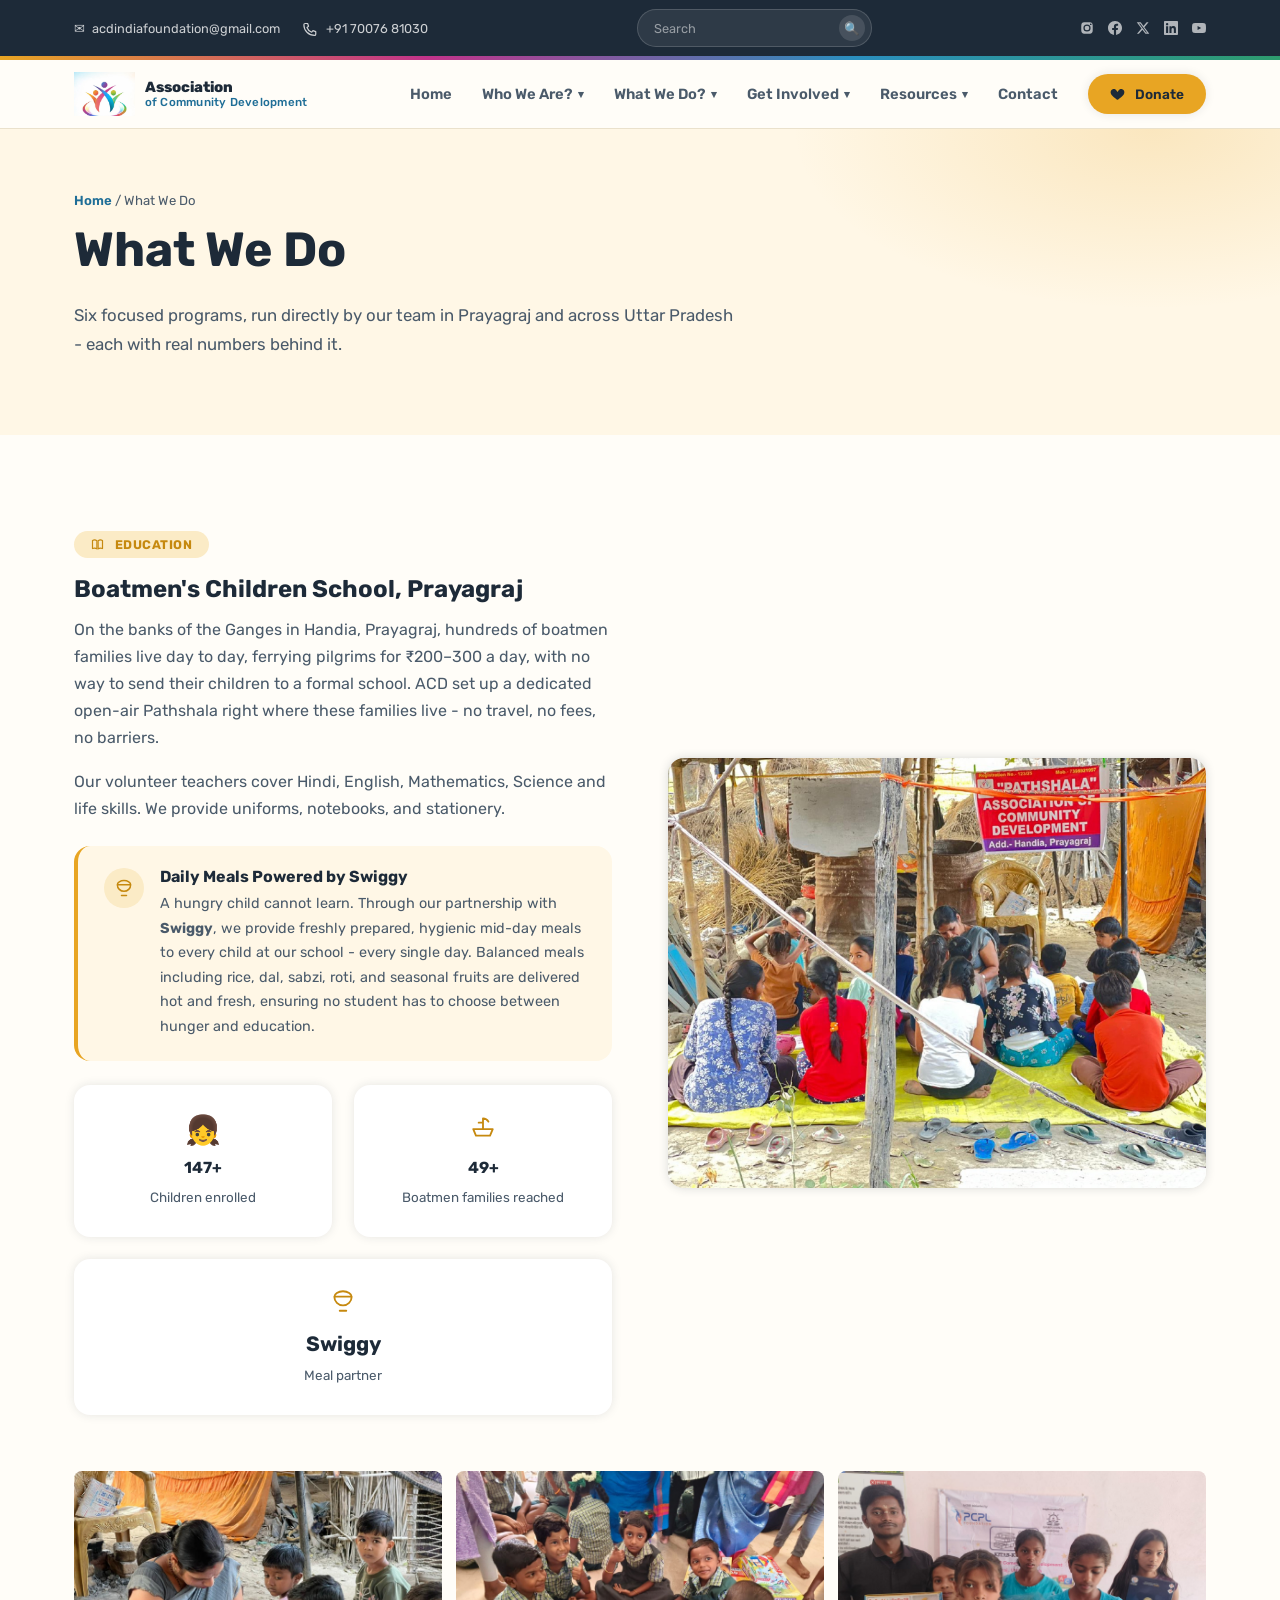
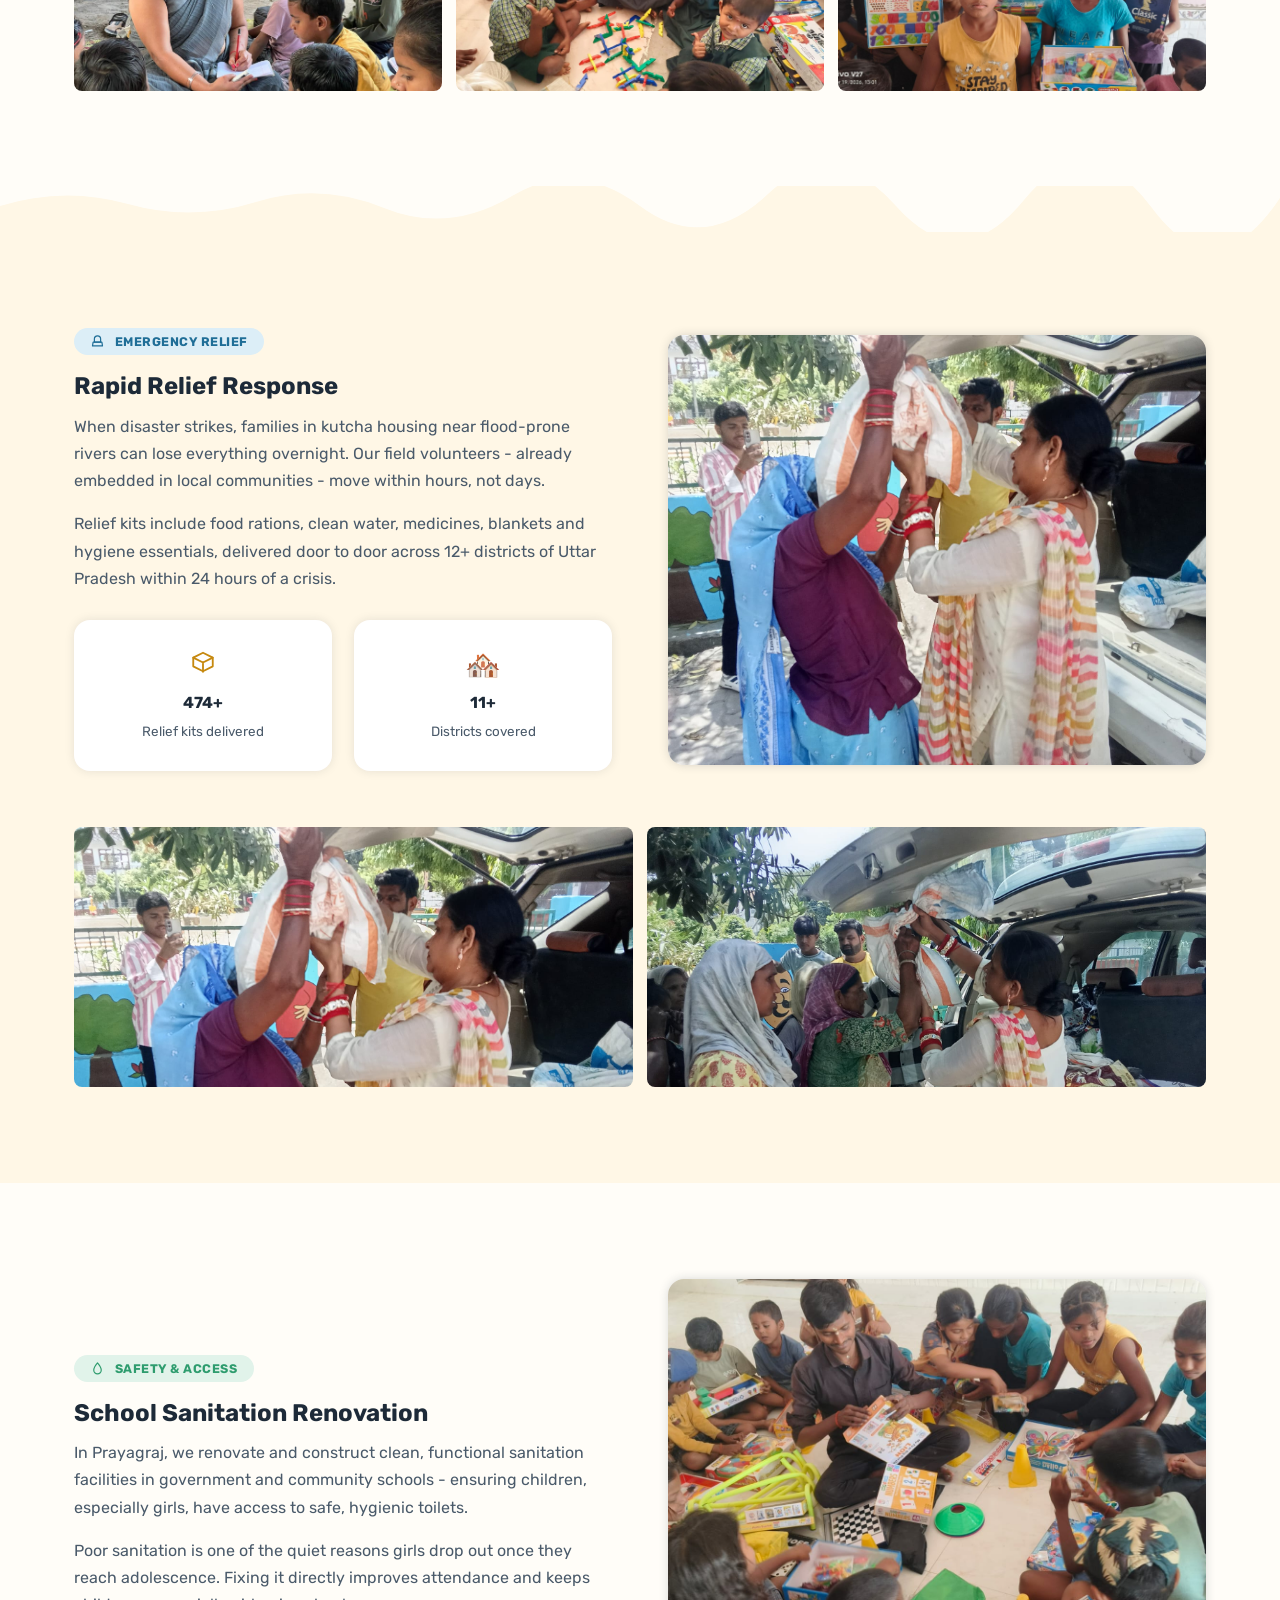
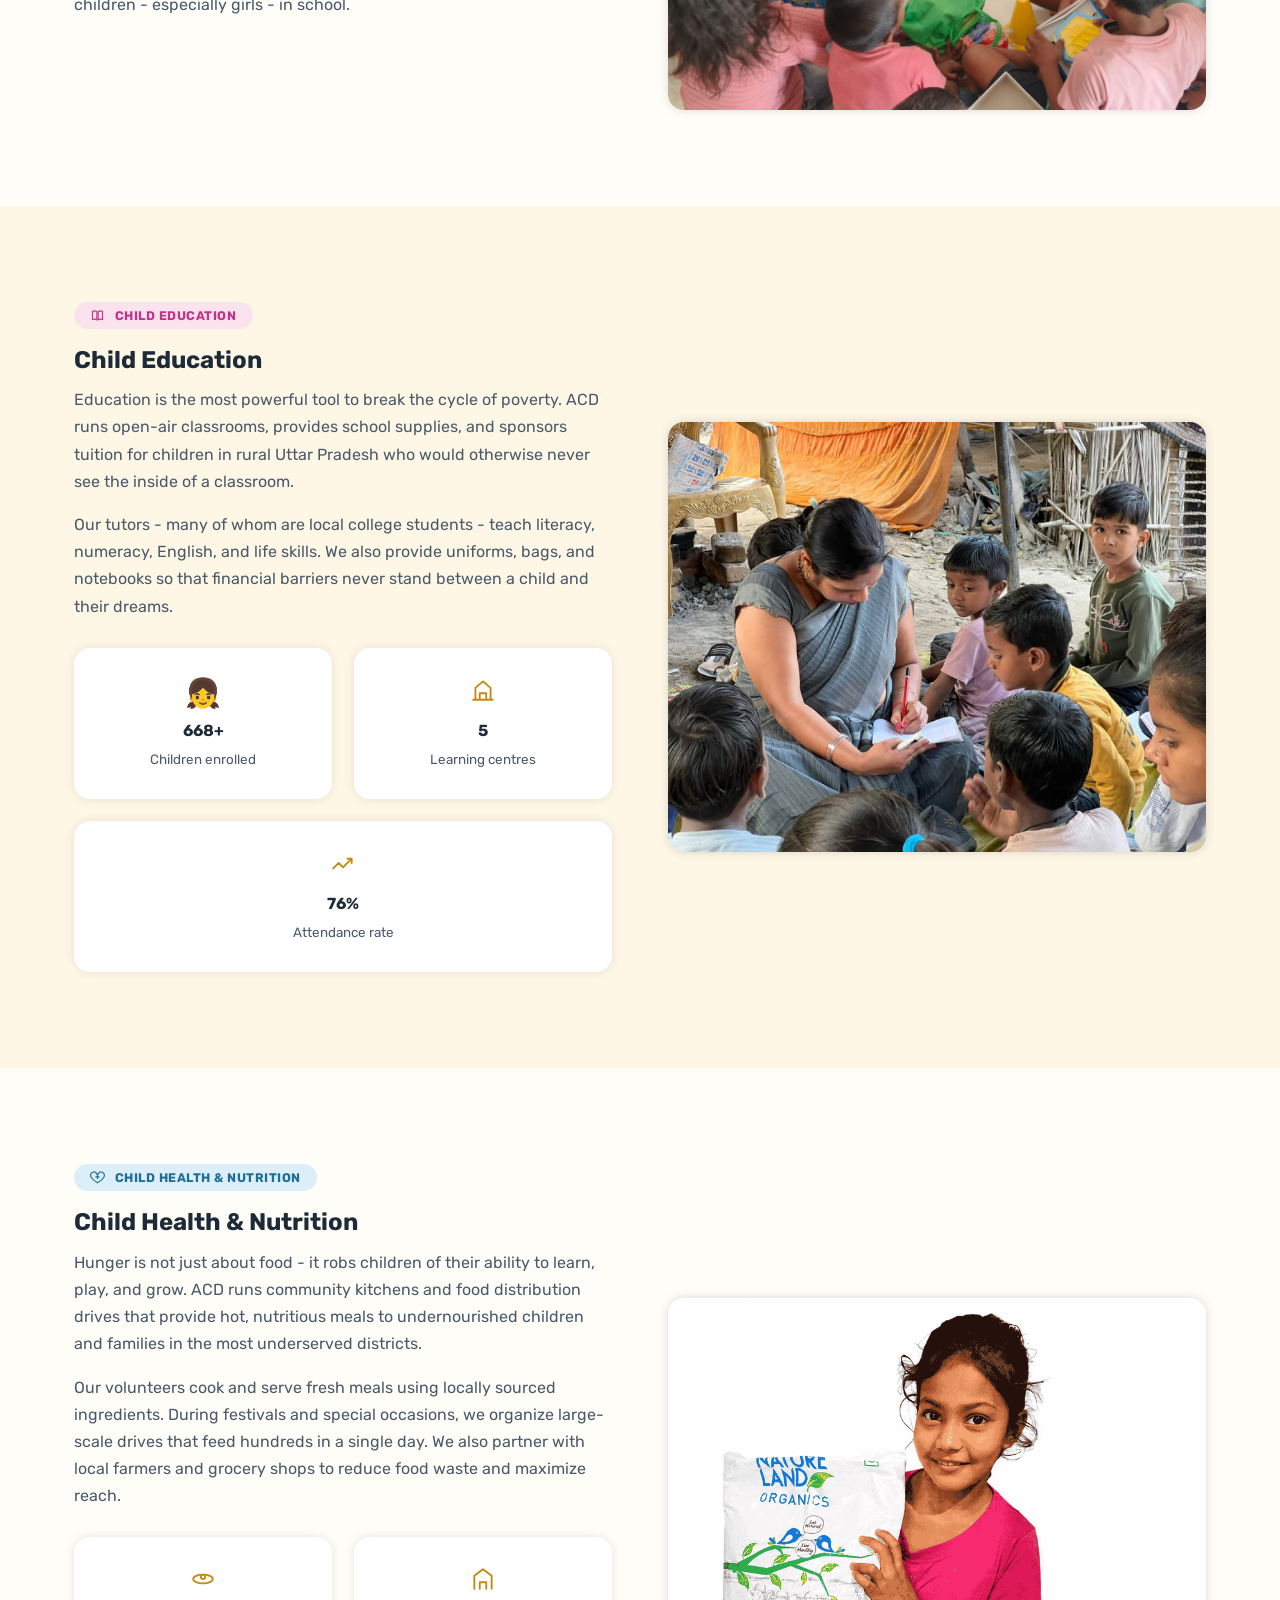
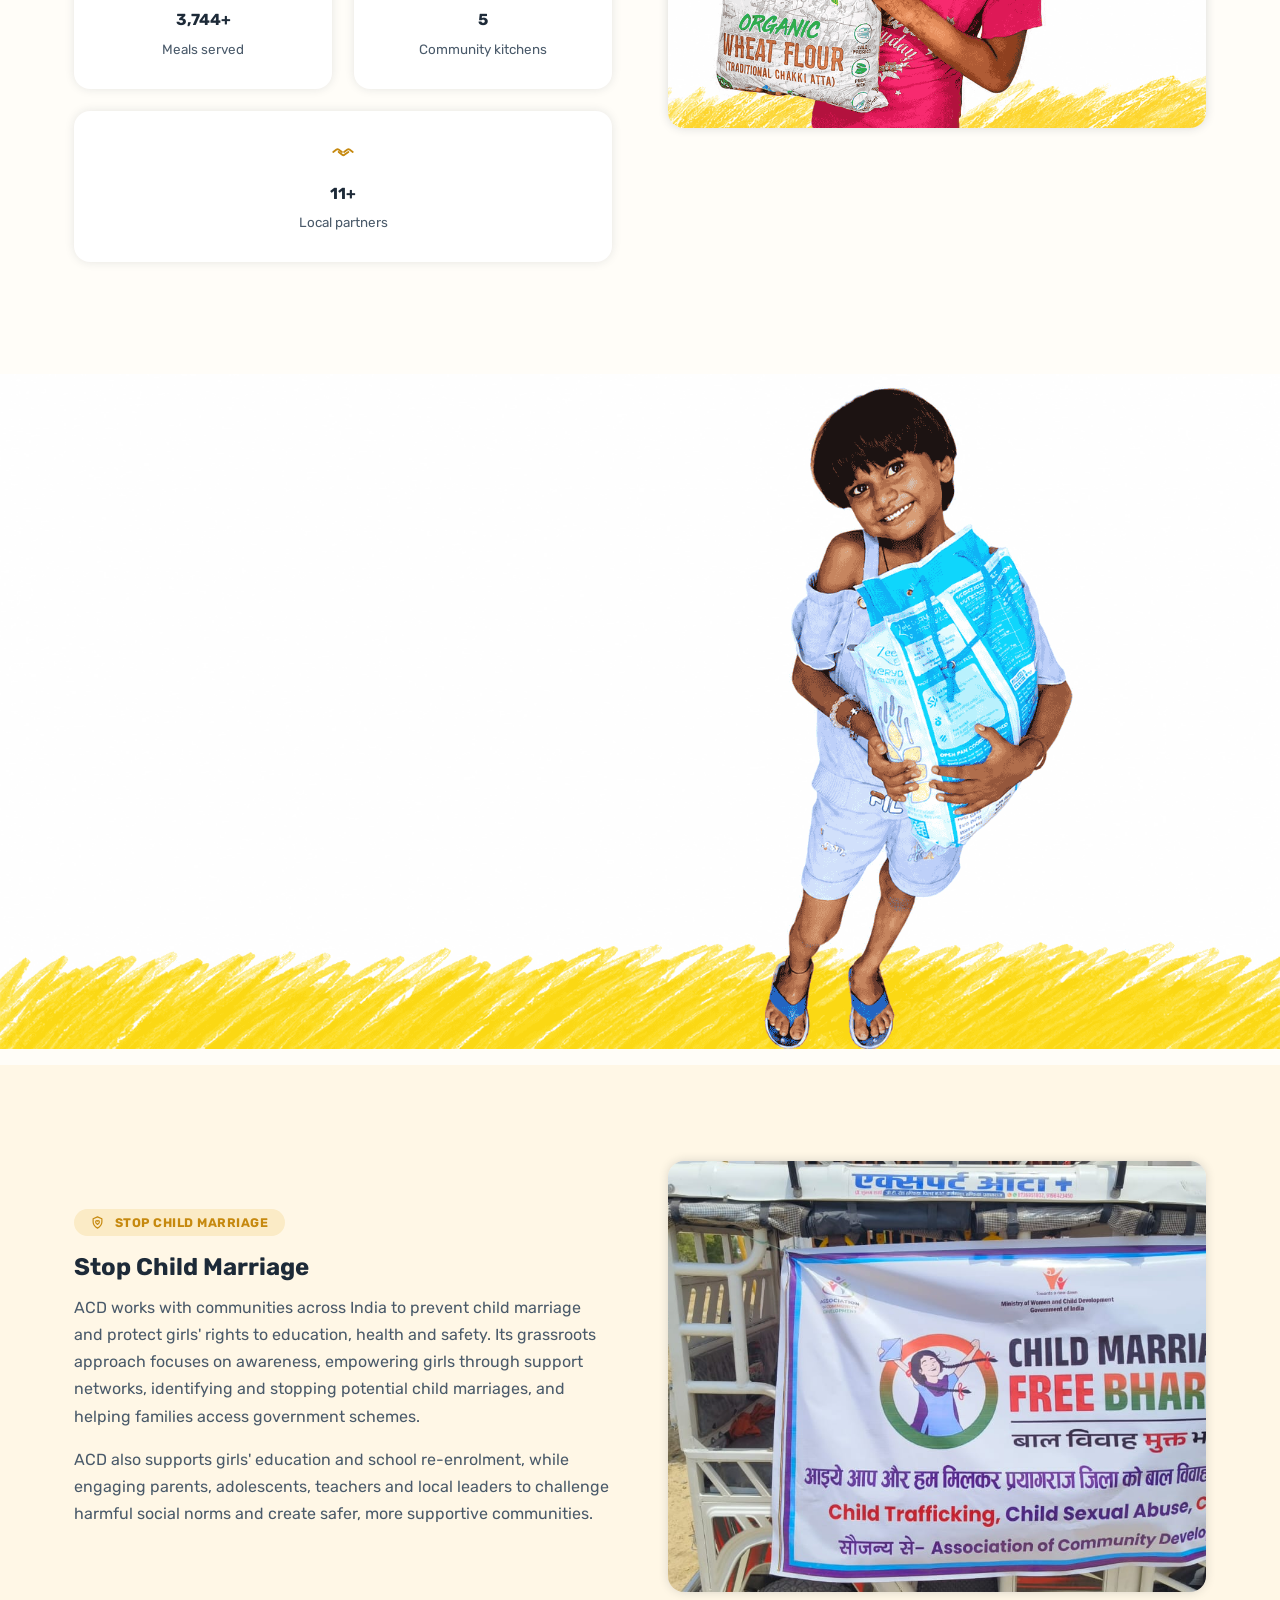
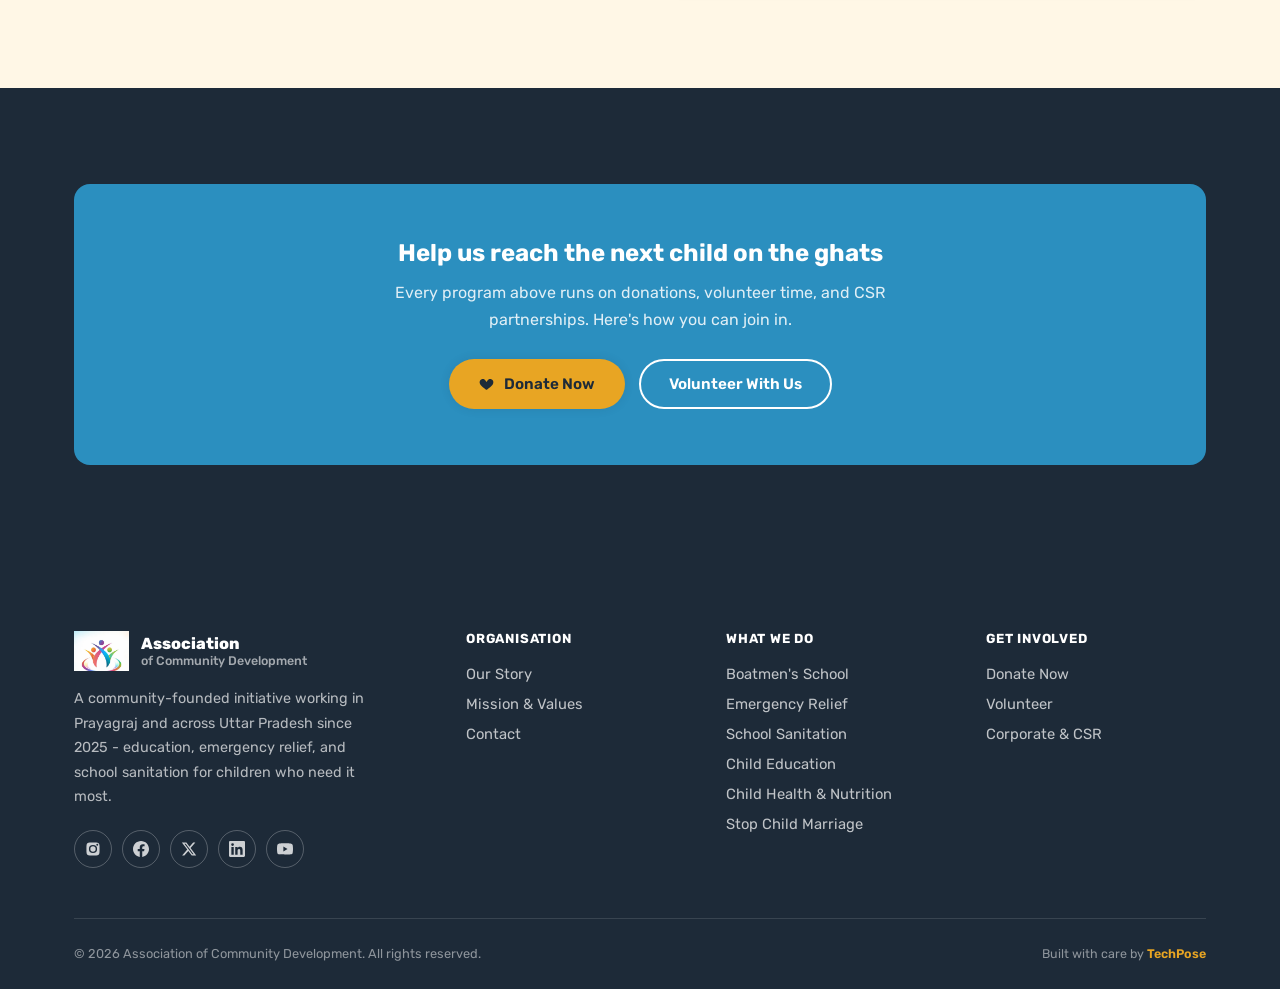
<file: what-we-do/index.html>
<!DOCTYPE html>
<html lang="en">
<head>
<meta charset="UTF-8">
<meta name="viewport" content="width=device-width, initial-scale=1.0">
<title>What We Do - Boatmen's School, Emergency Relief & Sanitation | ACD</title>
<meta name="description" content="ACD's real programs: the Boatmen's Children School in Prayagraj, emergency relief across 12+ districts of Uttar Pradesh, school sanitation renovation, child education, child health &amp; nutrition, and preventing child marriage.">
<link rel="icon" type="image/png" href="../assets/favicon.png">
<link rel="canonical" href="https://acdindia.org/what-we-do/">
<link rel="stylesheet" href="../css/style.css">
</head>
<body>

<div class="topbar">
  <div class="topbar-row">
    <div class="topbar-contact">
      <a href="mailto:acdindiafoundation@gmail.com"><span>✉</span><span class="full">acdindiafoundation@gmail.com</span></a>
      <a href="tel:+917007681030"><span><svg class="ic-svg" viewBox="0 0 24 24" width="15" height="15" fill="none" stroke="currentColor" stroke-width="1.9" stroke-linecap="round" stroke-linejoin="round"><path d="M5 4h4l1.5 4.5L8 10.5a12 12 0 007.5 7.5l2-2.5L22 17v4c0 1.1-.9 2-2 2A17 17 0 013 6c0-1.1.9-2 2-2z"/></svg></span><span class="full">+91 70076 81030</span></a>
    </div>
    <form class="topbar-search" role="search" action="#" onsubmit="return false;">
      <input type="search" placeholder="Search" aria-label="Search">
      <button type="submit" aria-label="Search">🔍</button>
    </form>
    <div class="topbar-social">
      <a href="https://www.instagram.com/acdindiafoundation?utm_source=qr&igsh=MW1oenkwbG1hMW5wOQ==" target="_blank" rel="noopener" aria-label="Instagram"><svg viewBox="0 0 24 24"><path d="M12 2.163c3.204 0 3.584.012 4.85.07 3.252.148 4.771 1.691 4.919 4.919.058 1.265.069 1.645.069 4.849 0 3.205-.012 3.584-.069 4.849-.149 3.225-1.664 4.771-4.919 4.919-1.266.058-1.644.07-4.85.07-3.204 0-3.584-.012-4.849-.07-3.26-.149-4.771-1.699-4.919-4.92-.058-1.265-.07-1.644-.07-4.849 0-3.204.013-3.583.07-4.849.149-3.227 1.664-4.771 4.919-4.919 1.266-.057 1.645-.069 4.849-.069zM12 5.838a6.162 6.162 0 100 12.324 6.162 6.162 0 000-12.324zM12 16a4 4 0 110-8 4 4 0 010 8zm6.406-11.845a1.44 1.44 0 100 2.881 1.44 1.44 0 000-2.881z"/></svg></a>
      <a href="https://www.facebook.com/share/1GY2gMwwHt/" target="_blank" rel="noopener" aria-label="Facebook"><svg viewBox="0 0 24 24"><path d="M24 12.073c0-6.627-5.373-12-12-12s-12 5.373-12 12c0 5.99 4.388 10.954 10.125 11.854v-8.385H7.078v-3.47h3.047V9.43c0-3.007 1.792-4.669 4.533-4.669 1.312 0 2.686.235 2.686.235v2.953H15.83c-1.491 0-1.956.925-1.956 1.874v2.25h3.328l-.532 3.47h-2.796v8.385C19.612 23.027 24 18.062 24 12.073z"/></svg></a>
      <a href="https://x.com/Acdtrustindia" target="_blank" rel="noopener" aria-label="Twitter / X"><svg viewBox="0 0 24 24"><path d="M18.244 2.25h3.308l-7.227 8.26 8.502 11.24H16.17l-5.214-6.817L4.99 21.75H1.68l7.73-8.835L1.254 2.25H8.08l4.713 6.231zm-1.161 17.52h1.833L7.084 4.126H5.117z"/></svg></a>
      <a href="https://www.linkedin.com/company/association-of-community-devlopement/" target="_blank" rel="noopener" aria-label="LinkedIn"><svg viewBox="0 0 24 24"><path d="M20.447 20.452h-3.554v-5.569c0-1.328-.027-3.037-1.852-3.037-1.853 0-2.136 1.445-2.136 2.939v5.667H9.351V9h3.414v1.561h.046c.477-.9 1.637-1.85 3.37-1.85 3.601 0 4.267 2.37 4.267 5.455v6.286zM5.337 7.433a2.062 2.062 0 01-2.063-2.065 2.064 2.064 0 112.063 2.065zm1.782 13.019H3.555V9h3.564v11.452zM22.225 0H1.771C.792 0 0 .774 0 1.729v20.542C0 23.227.792 24 1.771 24h20.451C23.2 24 24 23.227 24 22.271V1.729C24 .774 23.2 0 22.222 0h.003z"/></svg></a>
      <a href="https://youtube.com/@associationofcommunitydevelopm?si=TOUaYwlQPcTxC4GK" target="_blank" rel="noopener" aria-label="YouTube"><svg viewBox="0 0 24 24"><path d="M23.498 6.186a3.016 3.016 0 00-2.122-2.136C19.505 3.545 12 3.545 12 3.545s-7.505 0-9.377.505A3.017 3.017 0 00.502 6.186 31.4 31.4 0 000 12a31.4 31.4 0 00.502 5.814 3.016 3.016 0 002.122 2.136c1.871.505 9.376.505 9.376.505s7.505 0 9.377-.505a3.015 3.015 0 002.122-2.136A31.4 31.4 0 0024 12a31.4 31.4 0 00-.502-5.814zM9.545 15.568V8.432L15.818 12l-6.273 3.568z"/></svg></a>
    </div>
  </div>
</div>
<div class="rainbow-bar"></div>
<header class="site-header">
  <div class="nav-wrap">
    <a href="../" class="brand">
      <img src="../assets/logo-icon.png" alt="Association of Community Development logo" class="brand-logo-img">
      <span class="brand-text"><span class="top">Association</span><span class="bottom">of Community Development</span></span>
    </a>
    <button class="hamburger" id="hamburger" aria-label="Toggle menu" aria-expanded="false"><span></span><span></span><span></span></button>
    <nav class="nav-links" id="navLinks">
      <a href="../">Home</a>
      <div class="nav-item">
        <button class="nav-drop-btn" aria-expanded="false">Who We Are?<span class="chev">▾</span></button>
        <div class="nav-dropdown">
          <a href="../about/">Our Story</a>
          <a href="../about/#values">Mission &amp; Values</a>
          <a href="../gallery/">Gallery</a>
          <a href="../stories/">Stories</a>
          <a href="../contact/">Contact Us</a>
        </div>
      </div>
      <div class="nav-item open">
        <button class="nav-drop-btn" aria-expanded="false">What We Do?<span class="chev">▾</span></button>
        <div class="nav-dropdown">
          <a href="./#boatmens-school">Boatmen's Children School</a>
          <a href="./#emergency-relief">Emergency Relief</a>
          <a href="./#sanitation">School Sanitation</a>
          <a href="./#child-education">Child Education</a>
          <a href="./#child-health-nutrition">Child Health &amp; Nutrition</a>
          <a href="./#prevent-child-marriage">Stop Child Marriage</a>
        </div>
      </div>
      <div class="nav-item">
        <button class="nav-drop-btn" aria-expanded="false">Get Involved<span class="chev">▾</span></button>
        <div class="nav-dropdown">
          <a href="../get-involved/#donate-now">Donate</a>
          <a href="../get-involved/#volunteer">Volunteer</a>
          <a href="../get-involved/#corporate">Corporate &amp; CSR</a>
        </div>
      </div>
      <div class="nav-item">
        <button class="nav-drop-btn" aria-expanded="false">Resources<span class="chev">▾</span></button>
        <div class="nav-dropdown">
          <a href="../assets/files/AUDIT%20REPORT%20ACD_merged.pdf" target="_blank" rel="noopener">Reports</a>
        </div>
      </div>
      <a href="../contact/">Contact</a>
      <a href="../get-involved/#donate-now" class="btn btn-primary btn-sm"><svg class="ic-svg" viewBox="0 0 24 24" width="15" height="15" fill="currentColor"><path d="M12 20.5s-7.5-4.6-10.2-9C.2 8.4 1 4.9 4.3 3.6c2.4-.9 5 .1 6.3 2.2l1.4 2.2 1.4-2.2c1.3-2.1 3.9-3.1 6.3-2.2 3.3 1.3 4.1 4.8 2.5 7.9-2.7 4.4-10.2 9-10.2 9z"/></svg> Donate</a>
    </nav>
  </div>
</header>

<section class="page-hero">
  <div class="container">
    <div class="breadcrumb"><a href="../">Home</a> / What We Do</div>
    <h1 class="reveal">What We Do</h1>
    <p class="lede reveal reveal-delay-1">Six focused programs, run directly by our team in Prayagraj and across Uttar Pradesh - each with real numbers behind it.</p>
  </div>
</section>


<!-- BOATMEN'S SCHOOL -->
<section class="section" id="boatmens-school">
  <div class="container split">
    <div class="reveal">
      <span class="eyebrow"><svg class="ic-svg" viewBox="0 0 24 24" width="15" height="15" fill="none" stroke="currentColor" stroke-width="1.9" stroke-linecap="round" stroke-linejoin="round"><path d="M4 5.5c2.2-1 5-1 7 .5v13c-2-1.5-4.8-1.5-7-.5v-13z"/><path d="M20 5.5c-2.2-1-5-1-7 .5v13c2-1.5 4.8-1.5 7-.5v-13z"/></svg> Education</span>
      <h2>Boatmen's Children School, Prayagraj</h2>
      <p>On the banks of the Ganges in Handia, Prayagraj, hundreds of boatmen families live day to day, ferrying pilgrims for ₹200–300 a day, with no way to send their children to a formal school. ACD set up a dedicated open-air Pathshala right where these families live - no travel, no fees, no barriers.</p>
      <p>Our volunteer teachers cover Hindi, English, Mathematics, Science and life skills. We provide uniforms, notebooks, and stationery.</p>
      <div class="program-callout reveal">
        <div class="ic"><svg viewBox="0 0 24 24" width="20" height="20" fill="none" stroke="currentColor" stroke-width="1.8" stroke-linecap="round" stroke-linejoin="round"><path d="M4 8h16M4 8a8 8 0 0016 0M4 8c0-2.5 3.5-5 8-5s8 2.5 8 5"/><path d="M9 21h6"/></svg></div>
        <div>
          <h4>Daily Meals Powered by Swiggy</h4>
          <p>A hungry child cannot learn. Through our partnership with <strong>Swiggy</strong>, we provide freshly prepared, hygienic mid-day meals to every child at our school - every single day. Balanced meals including rice, dal, sabzi, roti, and seasonal fruits are delivered hot and fresh, ensuring no student has to choose between hunger and education.</p>
        </div>
      </div>
      <div class="level-grid" style="grid-template-columns:repeat(2,1fr);">
        <div class="level-card"><div class="ic">👧</div><h4 data-count="150" data-suffix="+">0</h4><p>Children enrolled</p></div>
        <div class="level-card"><div class="ic"><svg viewBox="0 0 24 24" width="26" height="26" fill="none" stroke="currentColor" stroke-width="1.7" stroke-linecap="round" stroke-linejoin="round"><path d="M3 14h18l-2.5 6h-13L3 14z"/><path d="M12 14V4M12 4c2 0 4 1.2 5 3M12 8H8"/></svg></div><h4 data-count="50" data-suffix="+">0</h4><p>Boatmen families reached</p></div>
        <div class="level-card" style="grid-column:1 / -1;"><div class="ic"><svg viewBox="0 0 24 24" width="26" height="26" fill="none" stroke="currentColor" stroke-width="1.7" stroke-linecap="round" stroke-linejoin="round"><path d="M4 8h16M4 8a8 8 0 0016 0M4 8c0-2.5 3.5-5 8-5s8 2.5 8 5"/><path d="M9 21h6"/></svg></div><h4 style="font-size:1.3rem;">Swiggy</h4><p>Meal partner</p></div>
      </div>
    </div>
    <div class="split-media reveal reveal-delay-1">
      <a href="../assets/images/pathshala-handia-prayagraj.jpg" data-lightbox="wwd" data-caption="ACD's Pathshala classroom banner in Handia, Prayagraj"><img src="../assets/images/pathshala-handia-prayagraj.jpg" alt="ACD's Pathshala classroom banner in Handia, Prayagraj"></a>
    </div>
  </div>

  <div class="container" style="margin-top:56px;">
    <div class="gallery-grid" style="grid-template-columns:repeat(3,1fr);grid-auto-rows:220px;">
      <a href="../assets/images/prayagraj-classroom-teaching.jpg" class="reveal" data-lightbox="wwd" data-caption="A teacher with children at the riverside classroom"><img src="../assets/images/prayagraj-classroom-teaching.jpg" alt="A teacher with children at the riverside classroom" loading="lazy"></a>
      <a href="../assets/images/sampoorna-shiksha-session-1.jpg" class="reveal reveal-delay-1" data-lightbox="wwd" data-caption="Learning kit distribution session"><img src="../assets/images/sampoorna-shiksha-session-1.jpg" alt="Learning kit distribution session" loading="lazy"></a>
      <a href="../assets/images/kitab-kalam-csr-partnership.jpg" class="reveal reveal-delay-2" data-lightbox="wwd" data-caption="Kitab-Kalam initiative with PCPL Foundation and Sampoorna Shiksha"><img src="../assets/images/kitab-kalam-csr-partnership.jpg" alt="Kitab-Kalam initiative with PCPL Foundation and Sampoorna Shiksha" loading="lazy"></a>
    </div>
  </div>

</section>

<div class="torn"><svg viewBox="0 0 1200 46" preserveAspectRatio="none"><path d="M0,20 Q60,0 120,18 T240,16 T360,22 T480,10 T600,20 T720,8 T840,20 T960,14 T1080,22 T1200,12 L1200,46 L0,46 Z" fill="#FFF7E6"/></svg></div>

<!-- EMERGENCY RELIEF -->
<section class="section bg-warm" id="emergency-relief">
  <div class="container split reverse">
    <div class="split-media reveal">
      <a href="../assets/images/relief-distribution-1.jpg" data-lightbox="wwd" data-caption="ACD volunteers loading relief supplies for distribution"><img src="../assets/images/relief-distribution-1.jpg" alt="ACD volunteers loading relief supplies for distribution"></a>
    </div>
    <div class="reveal reveal-delay-1">
      <span class="eyebrow teal"><svg class="ic-svg" viewBox="0 0 24 24" width="15" height="15" fill="none" stroke="currentColor" stroke-width="1.9" stroke-linecap="round" stroke-linejoin="round"><path d="M12 3a5 5 0 015 5v5H7V8a5 5 0 015-5z"/><path d="M5 13h14l1 6H4l1-6z"/></svg> Emergency Relief</span>
      <h2>Rapid Relief Response</h2>
      <p>When disaster strikes, families in kutcha housing near flood-prone rivers can lose everything overnight. Our field volunteers - already embedded in local communities - move within hours, not days.</p>
      <p>Relief kits include food rations, clean water, medicines, blankets and hygiene essentials, delivered door to door across 12+ districts of Uttar Pradesh within 24 hours of a crisis.</p>
      <div class="level-grid" style="grid-template-columns:repeat(2,1fr);margin-top:28px;">
        <div class="level-card"><div class="ic"><svg viewBox="0 0 24 24" width="26" height="26" fill="none" stroke="currentColor" stroke-width="1.7" stroke-linecap="round" stroke-linejoin="round"><path d="M3 8l9-4.5L21 8v8l-9 4.5L3 16V8z"/><path d="M3 8l9 4.5L21 8M12 12.5V21"/></svg></div><h4 data-count="500" data-suffix="+">0</h4><p>Relief kits delivered</p></div>
        <div class="level-card"><div class="ic">🏘️</div><h4 data-count="12" data-suffix="+">0</h4><p>Districts covered</p></div>
      </div>
    </div>
  </div>
  <div class="container" style="margin-top:56px;">
    <div class="gallery-grid" style="grid-template-columns:repeat(2,1fr);grid-auto-rows:260px;">
      <a href="../assets/images/relief-distribution-1.jpg" class="reveal" data-lightbox="wwd" data-caption="Relief supplies handed to a family"><img src="../assets/images/relief-distribution-1.jpg" alt="Relief supplies handed to a family" loading="lazy"></a>
      <a href="../assets/images/relief-distribution-2.jpg" class="reveal reveal-delay-1" data-lightbox="wwd" data-caption="Volunteers loading grain sacks for relief distribution"><img src="../assets/images/relief-distribution-2.jpg" alt="Volunteers loading grain sacks for relief distribution" loading="lazy"></a>
    </div>
  </div>
</section>

<!-- SANITATION -->
<section class="section" id="sanitation">
  <div class="container split">
    <div class="reveal">
      <span class="eyebrow green"><svg class="ic-svg" viewBox="0 0 24 24" width="15" height="15" fill="none" stroke="currentColor" stroke-width="1.9" stroke-linecap="round" stroke-linejoin="round"><path d="M12 3s6 7 6 11.5A6 6 0 016 14.5C6 10 12 3 12 3z"/></svg> Safety &amp; Access</span>
      <h2>School Sanitation Renovation</h2>
      <p>In Prayagraj, we renovate and construct clean, functional sanitation facilities in government and community schools - ensuring children, especially girls, have access to safe, hygienic toilets.</p>
      <p>Poor sanitation is one of the quiet reasons girls drop out once they reach adolescence. Fixing it directly improves attendance and keeps children - especially girls - in school.</p>
    </div>
    <div class="split-media reveal reveal-delay-1">
      <a href="../assets/images/learning-kits-circle-1.jpg" data-lightbox="wwd" data-caption="Children at a school session in Prayagraj"><img src="../assets/images/learning-kits-circle-1.jpg" alt="Children at a school session in Prayagraj"></a>
    </div>
  </div>
</section>

<!-- CHILD EDUCATION -->
<section class="section bg-warm" id="child-education">
  <div class="container split reverse">
    <div class="split-media reveal">
      <a href="../assets/images/prayagraj-classroom-teaching.jpg" data-lightbox="wwd" data-caption="Child Education"><img src="../assets/images/prayagraj-classroom-teaching.jpg" alt="Child Education"></a>
    </div>
    <div class="reveal reveal-delay-1">
      <span class="eyebrow pink"><svg class="ic-svg" viewBox="0 0 24 24" width="15" height="15" fill="none" stroke="currentColor" stroke-width="1.9" stroke-linecap="round" stroke-linejoin="round"><path d="M4 5.5c2.2-1 5-1 7 .5v13c-2-1.5-4.8-1.5-7-.5v-13z"/><path d="M20 5.5c-2.2-1-5-1-7 .5v13c2-1.5 4.8-1.5 7-.5v-13z"/></svg> Child Education</span>
      <h2>Child Education</h2>
      <p>Education is the most powerful tool to break the cycle of poverty. ACD runs open-air classrooms, provides school supplies, and sponsors tuition for children in rural Uttar Pradesh who would otherwise never see the inside of a classroom.</p>
      <p>Our tutors - many of whom are local college students - teach literacy, numeracy, English, and life skills. We also provide uniforms, bags, and notebooks so that financial barriers never stand between a child and their dreams.</p>
      <div class="level-grid" style="grid-template-columns:repeat(2,1fr);margin-top:28px;">
        <div class="level-card"><div class="ic">👧</div><h4 data-count="800" data-suffix="+">0</h4><p>Children enrolled</p></div>
        <div class="level-card"><div class="ic"><svg viewBox="0 0 24 24" width="26" height="26" fill="none" stroke="currentColor" stroke-width="1.7" stroke-linecap="round" stroke-linejoin="round"><path d="M3 21h18M5 21V10l7-6 7 6v11M9 21v-6h6v6"/></svg></div><h4 data-count="6">0</h4><p>Learning centres</p></div>
        <div class="level-card" style="grid-column:1 / -1;"><div class="ic"><svg viewBox="0 0 24 24" width="26" height="26" fill="none" stroke="currentColor" stroke-width="1.7" stroke-linecap="round" stroke-linejoin="round"><path d="M3 17l5-5 4 4 8-8M20 8h-4M20 8v4"/></svg></div><h4 data-count="92" data-suffix="%">0</h4><p>Attendance rate</p></div>
      </div>
    </div>
  </div>
</section>

<!-- CHILD HEALTH & NUTRITION -->
<section class="section" id="child-health-nutrition">
  <div class="container split">
    <div class="reveal">
      <span class="eyebrow teal"><svg class="ic-svg" viewBox="0 0 24 24" width="15" height="15" fill="none" stroke="currentColor" stroke-width="1.9" stroke-linecap="round" stroke-linejoin="round"><path d="M12 20.5s-7.5-4.6-10.2-9C.2 8.4 1 4.9 4.3 3.6c2.4-.9 5 .1 6.3 2.2l1.4 2.2 1.4-2.2c1.3-2.1 3.9-3.1 6.3-2.2 3.3 1.3 4.1 4.8 2.5 7.9-2.7 4.4-10.2 9-10.2 9z"/><path d="M12 8.5v5M9.5 11h5"/></svg> Child Health &amp; Nutrition</span>
      <h2>Child Health &amp; Nutrition</h2>
      <p>Hunger is not just about food - it robs children of their ability to learn, play, and grow. ACD runs community kitchens and food distribution drives that provide hot, nutritious meals to undernourished children and families in the most underserved districts.</p>
      <p>Our volunteers cook and serve fresh meals using locally sourced ingredients. During festivals and special occasions, we organize large-scale drives that feed hundreds in a single day. We also partner with local farmers and grocery shops to reduce food waste and maximize reach.</p>
      <div class="level-grid" style="grid-template-columns:repeat(2,1fr);margin-top:28px;">
        <div class="level-card"><div class="ic"><svg viewBox="0 0 24 24" width="26" height="26" fill="none" stroke="currentColor" stroke-width="1.7" stroke-linecap="round" stroke-linejoin="round"><ellipse cx="12" cy="12" rx="9" ry="4"/><path d="M12 8a2 2 0 100 4 2 2 0 000-4z"/></svg></div><h4 data-count="5000" data-suffix="+">0</h4><p>Meals served</p></div>
        <div class="level-card"><div class="ic"><svg viewBox="0 0 24 24" width="26" height="26" fill="none" stroke="currentColor" stroke-width="1.7" stroke-linecap="round" stroke-linejoin="round"><path d="M4 21V9l8-6 8 6v12"/><path d="M9 21v-6h6v6"/></svg></div><h4 data-count="8">0</h4><p>Community kitchens</p></div>
        <div class="level-card" style="grid-column:1 / -1;"><div class="ic"><svg viewBox="0 0 24 24" width="26" height="26" fill="none" stroke="currentColor" stroke-width="1.7" stroke-linecap="round" stroke-linejoin="round"><path d="M3 11l3-2.2c.6-.4 1.3-.4 1.9 0L11 11"/><path d="M21 11l-3-2.2c-.6-.4-1.3-.4-1.9 0L13 11"/><path d="M8 11l3.3 2.6c.6.5 1.5.5 2 0L17 11"/></svg></div><h4 data-count="15" data-suffix="+">0</h4><p>Local partners</p></div>
      </div>
    </div>
    <div class="split-media reveal reveal-delay-1">
      <a href="../assets/images/child-health-and-nutrion.png" data-lightbox="wwd" data-caption="Child Health &amp; Nutrition"><img src="../assets/images/child-health-and-nutrion.png" alt="Child Health &amp; Nutrition"></a>
    </div>
  </div>
</section>

<!-- BREATHER BANNER -->
<div class="full-bleed">
  <img src="../assets/images/girl2-with-a-bag.png" alt="Children playing at an ACD rural sports empowerment session" loading="lazy">
  <!-- <div class="brush-edge top"><svg viewBox="0 0 1200 64" preserveAspectRatio="none"><path d="M0,30 Q60,8 120,28 T240,22 T360,34 T480,14 T600,30 T720,10 T840,28 T960,18 T1080,32 T1200,16 L1200,0 L0,0 Z" fill="#E8A523"/></svg></div>
  <div class="brush-edge bottom"><svg viewBox="0 0 1200 64" preserveAspectRatio="none"><path d="M0,30 Q60,8 120,28 T240,22 T360,34 T480,14 T600,30 T720,10 T840,28 T960,18 T1080,32 T1200,16 L1200,0 L0,0 Z" fill="#E8A523"/></svg></div> -->
</div>

<!-- PREVENT CHILD MARRIAGE -->
<section class="section bg-warm" id="prevent-child-marriage">
  <div class="container split reverse">
    <div class="split-media reveal">
      <a href="../assets/images/stop-child-marriage.jpeg" data-lightbox="wwd" data-caption="Prevent Child Marriage"><img src="../assets/images/stop-child-marriage.jpeg" alt="Prevent Child Marriage"></a>
    </div>
    <div class="reveal reveal-delay-1">
      <span class="eyebrow"><svg class="ic-svg" viewBox="0 0 24 24" width="15" height="15" fill="none" stroke="currentColor" stroke-width="1.9" stroke-linecap="round" stroke-linejoin="round"><path d="M12 3l7 3v5c0 4.5-3 7.5-7 10-4-2.5-7-5.5-7-10V6l7-3z"/><path d="M12 15s-3-1.8-3-4c0-1.2.9-2 2-2 .5 0 1 .2 1 .8 0-.6.5-.8 1-.8 1.1 0 2 .8 2 2 0 2.2-3 4-3 4z"/></svg> Stop Child Marriage</span>
      <h2>Stop Child Marriage</h2>
      <p>ACD works with communities across India to prevent child marriage and protect girls' rights to education, health and safety. Its grassroots approach focuses on awareness, empowering girls through support networks, identifying and stopping potential child marriages, and helping families access government schemes.</p>
      <p>ACD also supports girls' education and school re-enrolment, while engaging parents, adolescents, teachers and local leaders to challenge harmful social norms and create safer, more supportive communities.</p>
    </div>
  </div>
</section>

<!-- <div class="torn"><svg viewBox="0 0 1200 46" preserveAspectRatio="none"><path d="M0,26 Q60,8 120,24 T240,20 T360,28 T480,14 T600,26 T720,12 T840,24 T960,18 T1080,26 T1200,16 L1200,0 L0,0 Z" fill="#1D2A38"/></svg></div> -->

<section class="section bg-ink">
  <div class="container">
    <div class="cta-band reveal">
      <h2>Help us reach the next child on the ghats</h2>
      <p>Every program above runs on donations, volunteer time, and CSR partnerships. Here's how you can join in.</p>
      <div class="cta-band-row">
        <a href="../get-involved/" class="btn btn-primary"><svg class="ic-svg" viewBox="0 0 24 24" width="15" height="15" fill="currentColor"><path d="M12 20.5s-7.5-4.6-10.2-9C.2 8.4 1 4.9 4.3 3.6c2.4-.9 5 .1 6.3 2.2l1.4 2.2 1.4-2.2c1.3-2.1 3.9-3.1 6.3-2.2 3.3 1.3 4.1 4.8 2.5 7.9-2.7 4.4-10.2 9-10.2 9z"/></svg> Donate Now</a>
        <a href="../get-involved/#volunteer" class="btn btn-outline" style="border-color:#fff;color:#fff;">Volunteer With Us</a>
      </div>
    </div>
  </div>
</section>

<footer class="site-footer">
  <div class="container">
    <div class="footer-grid">
      <div>
        <div class="footer-brand">
          <img src="../assets/logo-icon.png" alt="Association of Community Development logo" class="footer-logo-img">
          <div class="footer-brand-text">Association<span>of Community Development</span></div>
        </div>
        <p class="footer-desc">A community-founded initiative working in Prayagraj and across Uttar Pradesh since 2025 - education, emergency relief, and school sanitation for children who need it most.</p>
        <div class="footer-social">
          <a href="https://www.instagram.com/acdindiafoundation?utm_source=qr&igsh=MW1oenkwbG1hMW5wOQ==" target="_blank" rel="noopener" aria-label="Instagram"><svg viewBox="0 0 24 24"><path d="M12 2.163c3.204 0 3.584.012 4.85.07 3.252.148 4.771 1.691 4.919 4.919.058 1.265.069 1.645.069 4.849 0 3.205-.012 3.584-.069 4.849-.149 3.225-1.664 4.771-4.919 4.919-1.266.058-1.644.07-4.85.07-3.204 0-3.584-.012-4.849-.07-3.26-.149-4.771-1.699-4.919-4.92-.058-1.265-.07-1.644-.07-4.849 0-3.204.013-3.583.07-4.849.149-3.227 1.664-4.771 4.919-4.919 1.266-.057 1.645-.069 4.849-.069zM12 5.838a6.162 6.162 0 100 12.324 6.162 6.162 0 000-12.324zM12 16a4 4 0 110-8 4 4 0 010 8zm6.406-11.845a1.44 1.44 0 100 2.881 1.44 1.44 0 000-2.881z"/></svg></a>
          <a href="https://www.facebook.com/share/1GY2gMwwHt/" target="_blank" rel="noopener" aria-label="Facebook"><svg viewBox="0 0 24 24"><path d="M24 12.073c0-6.627-5.373-12-12-12s-12 5.373-12 12c0 5.99 4.388 10.954 10.125 11.854v-8.385H7.078v-3.47h3.047V9.43c0-3.007 1.792-4.669 4.533-4.669 1.312 0 2.686.235 2.686.235v2.953H15.83c-1.491 0-1.956.925-1.956 1.874v2.25h3.328l-.532 3.47h-2.796v8.385C19.612 23.027 24 18.062 24 12.073z"/></svg></a>
          <a href="https://x.com/Acdtrustindia" target="_blank" rel="noopener" aria-label="Twitter / X"><svg viewBox="0 0 24 24"><path d="M18.244 2.25h3.308l-7.227 8.26 8.502 11.24H16.17l-5.214-6.817L4.99 21.75H1.68l7.73-8.835L1.254 2.25H8.08l4.713 6.231zm-1.161 17.52h1.833L7.084 4.126H5.117z"/></svg></a>
          <a href="https://www.linkedin.com/company/association-of-community-devlopement/" target="_blank" rel="noopener" aria-label="LinkedIn"><svg viewBox="0 0 24 24"><path d="M20.447 20.452h-3.554v-5.569c0-1.328-.027-3.037-1.852-3.037-1.853 0-2.136 1.445-2.136 2.939v5.667H9.351V9h3.414v1.561h.046c.477-.9 1.637-1.85 3.37-1.85 3.601 0 4.267 2.37 4.267 5.455v6.286zM5.337 7.433a2.062 2.062 0 01-2.063-2.065 2.064 2.064 0 112.063 2.065zm1.782 13.019H3.555V9h3.564v11.452zM22.225 0H1.771C.792 0 0 .774 0 1.729v20.542C0 23.227.792 24 1.771 24h20.451C23.2 24 24 23.227 24 22.271V1.729C24 .774 23.2 0 22.222 0h.003z"/></svg></a>
          <a href="https://youtube.com/@associationofcommunitydevelopm?si=TOUaYwlQPcTxC4GK" target="_blank" rel="noopener" aria-label="YouTube"><svg viewBox="0 0 24 24"><path d="M23.498 6.186a3.016 3.016 0 00-2.122-2.136C19.505 3.545 12 3.545 12 3.545s-7.505 0-9.377.505A3.017 3.017 0 00.502 6.186 31.4 31.4 0 000 12a31.4 31.4 0 00.502 5.814 3.016 3.016 0 002.122 2.136c1.871.505 9.376.505 9.376.505s7.505 0 9.377-.505a3.015 3.015 0 002.122-2.136A31.4 31.4 0 0024 12a31.4 31.4 0 00-.502-5.814zM9.545 15.568V8.432L15.818 12l-6.273 3.568z"/></svg></a>
        </div>
      </div>
      <div class="footer-col">
        <h4>Organisation</h4>
        <a href="../about/">Our Story</a>
        <a href="../about/#values">Mission &amp; Values</a>
        <a href="../contact/">Contact</a>
      </div>
      <div class="footer-col">
        <h4>What We Do</h4>
        <a href="#boatmens-school">Boatmen's School</a>
        <a href="#emergency-relief">Emergency Relief</a>
        <a href="#sanitation">School Sanitation</a>
        <a href="#child-education">Child Education</a>
        <a href="#child-health-nutrition">Child Health &amp; Nutrition</a>
        <a href="#prevent-child-marriage">Stop Child Marriage</a>
      </div>
      <div class="footer-col">
        <h4>Get Involved</h4>
        <a href="../get-involved/#donate-now">Donate Now</a>
        <a href="../get-involved/#volunteer">Volunteer</a>
        <a href="../get-involved/#corporate">Corporate &amp; CSR</a>
      </div>
    </div>
    <div class="footer-bottom">
      <p>© 2026 Association of Community Development. All rights reserved.</p>
      <p class="credit">Built with care by <a href="https://techpose.in/" target="_blank" rel="noopener">TechPose</a></p>
    </div>
  </div>
</footer>

<button class="back-to-top" id="backToTop" aria-label="Back to top">↑</button>
<script src="../js/main.js"></script>
</body>
</html>
</file>
<file: css/style.css>
/* =========================================================
   ACD - Association of Community Development
   Design system: tokens, base, layout, components
   ========================================================= */

@import url("https://fonts.googleapis.com/css2?family=Rubik:wght@400;500;600;700;800;900&family=Gloria+Hallelujah&family=Playfair+Display:wght@600;700&display=swap");

:root {
  /* Brand */
  --amber: #e8a523;
  --amber-dark: #c6890f;
  --amber-light: #fbebc6;
  --teal: #2b8fbf;
  --teal-dark: #1f6e97;
  --teal-light: #dceef7;
  --green: #2e9c6e;
  --pink: #c2338a;

  --ink: #1d2a38;
  --ink-soft: #4a5a6a;
  --paper: #fffdf8;
  --paper-warm: #fff7e6;
  --line: #eae1cc;
  --white: #ffffff;
  --white-dark: #f1f0f0;

  --font-display: "Rubik", sans-serif;
  --font-body: "Rubik", sans-serif;
  --font-hand: "Gloria Hallelujah", cursive;

  --radius-lg: 16px;
  --radius-md: 16px;
  --radius-sm: 8px;
  --radius-pill: 80px;
  --shadow-sm: 0 0 11px -1.6px rgba(29, 42, 56, 0.15);
  --shadow-md: 0 0 11px -1.6px rgba(29, 42, 56, 0.22);
  --shadow-lg: 0 16px 16px 2.4px rgba(29, 42, 56, 0.2);
  --container: 1180px;
  --ease: cubic-bezier(0.22, 0.9, 0.32, 1);
  --transition-fast: all 0.3s;
}

*,
*::before,
*::after {
  box-sizing: border-box;
}
html {
  scroll-behavior: smooth;
  overflow-x: hidden;
}
body {
  margin: 0;
  font-family: var(--font-body);
  color: var(--ink);
  background: var(--paper);
  -webkit-font-smoothing: antialiased;
  overflow-x: hidden;
}
img {
  max-width: 100%;
  display: block;
}
a {
  color: inherit;
  text-decoration: none;
}
ul {
  margin: 0;
  padding: 0;
  list-style: none;
}
button,
input,
select,
textarea,
optgroup,
option {
  font-family: inherit;
}
h1,
h2,
h3,
h4 {
  font-family: var(--font-display);
  font-weight: 700;
  margin: 0 0 0.5em;
  line-height: 1.15;
  color: var(--ink);
}
p {
  margin: 0 0 1em;
  line-height: 1.7;
  color: var(--ink-soft);
}
.container {
  max-width: var(--container);
  margin: 0 auto;
  padding: 0 24px;
}
section {
  position: relative;
}
.visually-hidden {
  position: absolute;
  width: 1px;
  height: 1px;
  overflow: hidden;
  clip: rect(0 0 0 0);
  white-space: nowrap;
}

/* ---------- Reveal-on-scroll ---------- */
.reveal {
  opacity: 0;
  transform: translateY(24px);
  transition:
    opacity 0.7s var(--ease),
    transform 0.7s var(--ease);
}
.reveal.in-view {
  opacity: 1;
  transform: none;
}
.reveal-delay-1 {
  transition-delay: 0.08s;
}
.reveal-delay-2 {
  transition-delay: 0.16s;
}
.reveal-delay-3 {
  transition-delay: 0.24s;
}
.reveal-delay-4 {
  transition-delay: 0.32s;
}

/* ---------- Torn-paper section divider (cry.org style brushstroke) ---------- */
.torn {
  position: relative;
  height: 46px;
  margin-top: -1px;
}
.torn svg {
  display: block;
  width: 100%;
  height: 100%;
}

/* ---------- Buttons ---------- */
.btn {
  display: inline-flex;
  align-items: center;
  gap: 8px;
  padding: 14px 28px;
  border-radius: 999px;
  font-family: var(--font-display);
  font-weight: 600;
  font-size: 0.95rem;
  border: 2px solid transparent;
  cursor: pointer;
  transition:
    transform 0.25s var(--ease),
    box-shadow 0.25s var(--ease),
    background 0.25s var(--ease),
    color 0.25s var(--ease);
  white-space: nowrap;
}
.btn-primary {
  background: var(--amber);
  color: var(--ink);
  box-shadow: var(--shadow-sm);
}
.btn-primary:hover {
  transform: translateY(-3px);
  box-shadow: var(--shadow-md);
  background: var(--amber-dark);
  color: var(--white);
}
.btn-outline {
  background: transparent;
  border-color: var(--ink);
  color: var(--ink);
}
.btn-outline:hover {
  background: var(--ink);
  color: var(--white);
  transform: translateY(-3px);
}
.btn-teal {
  background: var(--teal);
  color: var(--white);
  box-shadow: var(--shadow-sm);
}
.btn-teal:hover {
  background: var(--teal-dark);
  transform: translateY(-3px);
  box-shadow: var(--shadow-md);
}
.btn-white {
  background: var(--white);
  color: var(--ink);
  box-shadow: var(--shadow-sm);
}
.btn-white:hover {
  background: var(--white-dark);
  transform: translateY(-3px);
  box-shadow: var(--shadow-md);
}
.btn-block {
  width: 100%;
  justify-content: center;
}
.btn-sm {
  padding: 10px 20px;
  font-size: 0.85rem;
}

/* ---------- Tag / eyebrow ---------- */
.eyebrow {
  display: inline-flex;
  align-items: center;
  gap: 8px;
  padding: 6px 16px;
  border-radius: 999px;
  background: var(--amber-light);
  color: var(--amber-dark);
  font-family: var(--font-display);
  font-weight: 700;
  font-size: 0.78rem;
  letter-spacing: 0.04em;
  text-transform: uppercase;
  margin-bottom: 18px;
}
.eyebrow.teal {
  background: var(--teal-light);
  color: var(--teal-dark);
}
.eyebrow.green {
  background: #e1f3ea;
  color: var(--green);
}
.eyebrow.pink {
  background: #fbe3ee;
  color: var(--pink);
}

/* =========================================================
   HEADER
   ========================================================= */
.site-header {
  position: sticky;
  top: 0;
  z-index: 100;
  background: rgba(255, 253, 248, 0.9);
  backdrop-filter: blur(10px);
  border-bottom: 1px solid var(--line);
}
.rainbow-bar {
  height: 4px;
  background: linear-gradient(
    90deg,
    var(--amber),
    var(--pink),
    var(--teal),
    var(--green)
  );
}
.nav-wrap {
  display: flex;
  align-items: center;
  justify-content: space-between;
  padding: 12px 24px;
  max-width: var(--container);
  margin: 0 auto;
}
.brand {
  display: flex;
  align-items: center;
  gap: 10px;
}
.brand img {
  height: 44px;
  width: auto;
}
.brand-logo-img {
  height: 48px;
  width: auto;
}
.brand-text {
  display: flex;
  flex-direction: column;
  line-height: 1.15;
  font-family: var(--font-display);
}
.brand-text .top {
  font-weight: 800;
  font-size: 0.92rem;
  color: var(--ink);
}
.brand-text .bottom {
  font-weight: 500;
  font-size: 0.72rem;
  color: var(--teal-dark);
  letter-spacing: 0.02em;
}

.nav-links {
  display: flex;
  align-items: center;
  gap: 30px;
}
.nav-links a:not(.btn) {
  font-family: var(--font-display);
  font-weight: 600;
  font-size: 0.92rem;
  color: var(--ink-soft);
  position: relative;
  padding: 4px 0;
}
.nav-links a:not(.btn)::after {
  content: "";
  position: absolute;
  left: 0;
  bottom: -2px;
  width: 0;
  height: 2px;
  background: var(--amber);
  transition: width 0.25s var(--ease);
}
.nav-links a:not(.btn):hover {
  color: var(--ink);
}
.nav-links a:not(.btn):hover::after,
.nav-links a.active::after {
  width: 100%;
}
.nav-links a.active {
  color: var(--ink);
}

/* ---------- Dropdown tabs (cry.org-style: About / What We Do / Get Involved) ---------- */
.nav-item {
  position: relative;
}
.nav-drop-btn {
  display: flex;
  align-items: center;
  gap: 5px;
  background: none;
  border: none;
  cursor: pointer;
  padding: 4px 0;
  font: inherit;
  font-family: var(--font-display);
  font-weight: 600;
  font-size: 0.92rem;
  color: var(--ink-soft);
}
.nav-drop-btn .chev {
  font-size: 0.7rem;
  transition: transform 0.25s var(--ease);
}
.nav-item:hover .nav-drop-btn {
  color: var(--ink);
}
.nav-item:hover .nav-drop-btn .chev {
  transform: rotate(180deg);
}
.nav-dropdown {
  position: absolute;
  top: calc(100% + 16px);
  left: 50%;
  transform: translate(-50%, 6px);
  background: var(--white);
  border-radius: var(--radius-md);
  box-shadow: var(--shadow-lg);
  border: 1px solid var(--line);
  padding: 10px;
  min-width: 220px;
  opacity: 0;
  pointer-events: none;
  transition:
    opacity 0.2s var(--ease),
    transform 0.2s var(--ease);
  z-index: 50;
}
/* Invisible hover bridge over the gap between the nav button and the dropdown -
   without this, moving the mouse down to the menu crosses dead space and closes it. */
.nav-dropdown::before {
  content: "";
  position: absolute;
  left: 0;
  right: 0;
  top: -16px;
  height: 16px;
}
.nav-item:hover .nav-dropdown {
  opacity: 1;
  pointer-events: auto;
  transform: translate(-50%, 0);
}
.nav-dropdown a {
  display: block;
  padding: 9px 12px;
  border-radius: var(--radius-sm);
  font-size: 0.88rem;
  font-weight: 500;
  color: var(--ink-soft);
}
.nav-dropdown a:hover {
  background: var(--paper-warm);
  color: var(--ink);
}
.nav-dropdown a::after {
  display: none;
}

.hamburger {
  display: none;
  flex-direction: column;
  gap: 5px;
  background: none;
  border: none;
  cursor: pointer;
  padding: 6px;
  position: relative;
  z-index: 210;
}
.hamburger span {
  width: 24px;
  height: 2px;
  background: var(--ink);
  border-radius: 2px;
  transition:
    transform 0.25s,
    opacity 0.25s;
}
.hamburger.open span:nth-child(1) {
  transform: translateY(7px) rotate(45deg);
}
.hamburger.open span:nth-child(2) {
  opacity: 0;
}
.hamburger.open span:nth-child(3) {
  transform: translateY(-7px) rotate(-45deg);
}

@media (max-width: 900px) {
  .hamburger {
    display: flex;
  }
  .nav-links {
    position: fixed;
    inset: 0 0 0 auto;
    width: min(320px, 86vw);
    height: 100vh;
    background: var(--paper);
    flex-direction: column;
    align-items: flex-start;
    padding: 100px 32px 40px;
    gap: 24px;
    transform: translateX(100%);
    transition: transform 0.35s var(--ease);
    box-shadow: var(--shadow-lg);
  }
  .nav-links.open {
    transform: translateX(0);
  }
  .nav-item {
    width: 100%;
  }
  .nav-drop-btn {
    pointer-events: none;
    color: var(--ink);
    font-size: 0.92rem;
  }
  .nav-drop-btn .chev {
    display: none;
  }
  .nav-dropdown {
    position: static;
    opacity: 1;
    pointer-events: auto;
    transform: none;
    box-shadow: none;
    border: none;
    padding: 2px 0 2px 14px;
    min-width: 0;
  }
}

/* =========================================================
   HERO
   ========================================================= */
.hero {
  position: relative;
  padding: 72px 0 100px;
  overflow: hidden;
  background: var(--paper-warm);
}
.hero::before {
  content: "";
  position: absolute;
  inset: 0;
  background:
    radial-gradient(
      560px 380px at 88% -8%,
      rgba(232, 165, 35, 0.22),
      transparent 60%
    ),
    radial-gradient(
      480px 320px at -6% 100%,
      rgba(43, 143, 191, 0.18),
      transparent 60%
    );
  pointer-events: none;
}
.hero-grid {
  display: grid;
  grid-template-columns: 1fr 1fr;
  align-items: start;
  position: relative;
  z-index: 1;
}
.hero-text-col {
  padding-left: max(24px, calc((100vw - var(--container)) / 2 + 24px));
  padding-right: 48px;
  padding-top: 28px;
}
@media (max-width: 900px) {
  .hero-grid {
    grid-template-columns: 1fr;
  }
  .hero-text-col {
    padding: 0 24px;
  }
}
.hero h1 {
  font-size: clamp(2.1rem, 3.7vw, 3.05rem);
  letter-spacing: -0.01em;
}
.hero h1 .accent {
  color: var(--amber-dark);
}
.hero h1 .accent2 {
  color: var(--teal);
}

/* ---------- Handwritten accent (cry.org-style marker word) ---------- */
.hand {
  font-family: var(--font-hand);
  font-weight: 400;
  display: inline-block;
  position: relative;
  transform: rotate(-2deg);
  color: var(--amber-dark);
}
.hand::after {
  content: "";
  position: absolute;
  left: -2%;
  right: -2%;
  bottom: -2px;
  height: 8px;
  background: var(--amber);
  opacity: 0.35;
  border-radius: 6px;
  z-index: -1;
  transform: rotate(1deg);
}
.hand.teal {
  color: var(--teal-dark);
}
.hand.teal::after {
  background: var(--teal);
}
.hand.pink {
  color: var(--pink);
}
.hand.pink::after {
  background: var(--pink);
}
.hero-lede {
  font-size: 1.08rem;
  max-width: 46ch;
}
.hero-btn-row {
  display: flex;
  flex-wrap: wrap;
  gap: 14px;
  margin-top: 8px;
}
.hero-meta-row {
  display: flex;
  gap: 28px;
  margin-top: 40px;
  flex-wrap: wrap;
}
.hero-meta-row .m-num {
  font-family: var(--font-display);
  font-weight: 800;
  font-size: 1.5rem;
  color: var(--teal-dark);
}
.hero-meta-row .m-lbl {
  font-size: 0.82rem;
  color: var(--ink-soft);
}

.hero-visual {
  position: relative;
}
.torn-frame-wrap {
  position: relative;
  height: clamp(420px, 62vh, 620px);
}
.torn-frame-paint {
  position: absolute;
  left: -7%;
  top: -3%;
  bottom: -3%;
  width: 42%;
  z-index: 0;
  pointer-events: none;
}
.torn-frame-paint svg {
  display: block;
  width: 100%;
  height: 100%;
}
.hero-photo-frame {
  position: relative;
  z-index: 1;
  overflow: hidden;
  height: 100%;
}
.hero-photo-frame img,
.hero-photo-frame video {
  width: 100%;
  height: 100%;
  object-fit: cover;
  object-position: center 30%;
  background: var(--ink);
}
/* Desktop: bleed the hero photo flush to the right edge of the viewport, cry.org-style */
@media (min-width: 901px) {
  .hero-photo-frame {
    border-top-left-radius: var(--radius-lg);
    border-bottom-left-radius: var(--radius-lg);
    box-shadow: -18px 0 50px rgba(29, 42, 56, 0.14);
  }
}
@media (max-width: 900px) {
  .torn-frame-wrap {
    height: auto;
    overflow: hidden;
    border-radius: var(--radius-lg);
  }
  .hero-photo-frame {
    border-radius: var(--radius-lg);
    box-shadow: var(--shadow-lg);
    aspect-ratio: 4/5;
    height: auto;
  }
}
.hero-badge {
  position: absolute;
  background: var(--white);
  border-radius: var(--radius-md);
  box-shadow: var(--shadow-md);
  padding: 14px 20px;
  display: flex;
  align-items: center;
  gap: 12px;
  font-family: var(--font-display);
  z-index: 5;
  transform: translateZ(0);
  isolation: isolate;
}
.hero-badge.b1 {
  top: 28px;
  left: 28px;
}
.hero-badge.b2 {
  bottom: 28px;
  right: 28px;
}
@media (max-width: 900px) {
  .hero-badge.b1 {
    top: -22px;
    left: -12px;
  }
  .hero-badge.b2 {
    bottom: -22px;
    right: -12px;
  }
}
.hero-badge .n {
  font-weight: 800;
  font-size: 1.3rem;
  color: var(--amber-dark);
}
.hero-badge .l {
  font-size: 0.74rem;
  color: var(--ink-soft);
  max-width: 110px;
  line-height: 1.3;
}
@media (max-width: 900px) {
  .hero-grid {
    grid-template-columns: 1fr;
  }
  .hero-visual {
    order: -1;
    max-width: 420px;
    margin: 0 auto;
  }
  .hero-badge {
    display: none;
  }
}

/* =========================================================
   STAT CARDS (cry.org-style "impact" grid)
   ========================================================= */
.stats-section {
  padding: 88px 0;
  position: relative;
}
.stat-cards {
  display: grid;
  grid-template-columns: repeat(4, 1fr);
  gap: 22px;
  position: relative;
  z-index: 3;
}
.stat-card {
  background: var(--white);
  border-radius: var(--radius-lg);
  padding: 30px 22px 26px;
  text-align: center;
  box-shadow: var(--shadow-md);
  border: 1px solid var(--line);
  transition:
    transform 0.35s var(--ease),
    box-shadow 0.35s var(--ease);
  position: relative;
  overflow: hidden;
}
.stat-card::before {
  content: "";
  position: absolute;
  inset: 0;
  opacity: 0;
  transition: opacity 0.35s var(--ease);
  background: radial-gradient(
    160px 90px at 50% -10%,
    rgba(232, 165, 35, 0.16),
    transparent 70%
  );
}
.stat-card:hover {
  transform: translateY(-8px) rotate(-0.6deg);
  box-shadow: var(--shadow-lg);
}
.stat-card:hover::before {
  opacity: 1;
}
.ic-svg {
  display: inline-block;
  vertical-align: -3px;
  flex-shrink: 0;
  margin-right: 2px;
}
.stat-card .ic {
  width: 56px;
  height: 56px;
  border-radius: 50%;
  margin: 0 auto 14px;
  display: flex;
  align-items: center;
  justify-content: center;
  font-size: 1.6rem;
  background: var(--amber-light);
  color: var(--amber-dark);
}
.stat-card:nth-child(2) .ic {
  background: var(--teal-light);
}
.stat-card:nth-child(3) .ic {
  background: #e1f3ea;
}
.stat-card:nth-child(4) .ic {
  background: #fbe3ee;
}
.stat-card .n {
  font-family: var(--font-display);
  font-weight: 800;
  font-size: clamp(1.7rem, 2.6vw, 2.1rem);
  color: var(--ink);
}
.stat-card .l {
  font-size: 0.82rem;
  color: var(--ink-soft);
  margin-top: 4px;
  line-height: 1.4;
}
@media (max-width: 900px) {
  .stat-cards {
    grid-template-columns: repeat(2, 1fr);
  }
}

/* =========================================================
   SECTIONS generic
   ========================================================= */
.section {
  padding: 96px 0;
}
.section-head {
  max-width: 640px;
  margin-bottom: 52px;
}
.section-head h2 {
  font-size: clamp(1.9rem, 3.2vw, 2.6rem);
}
.section-head.center {
  margin-left: auto;
  margin-right: auto;
  text-align: center;
}
.bg-warm {
  background: var(--paper-warm);
}
.bg-ink {
  background: var(--ink);
  color: var(--white);
}
.bg-ink h2,
.bg-ink h3,
.bg-ink h4 {
  color: var(--white);
}
.bg-ink p {
  color: rgba(255, 255, 255, 0.72);
}

/* ---------- Program / cause cards ---------- */
.card-grid {
  display: grid;
  grid-template-columns: repeat(3, 1fr);
  gap: 28px;
}
.p-card {
  background: var(--white);
  border-radius: var(--radius-lg);
  overflow: hidden;
  box-shadow: var(--shadow-sm);
  transition:
    transform 0.3s var(--ease),
    box-shadow 0.3s var(--ease);
  border-bottom: 5px solid var(--amber);
  display: flex;
  flex-direction: column;
}
.p-card:nth-child(2) {
  border-bottom-color: var(--teal);
}
.p-card:nth-child(3) {
  border-bottom-color: var(--green);
}
.p-card:nth-child(4) {
  border-bottom-color: var(--pink);
}
.p-card:nth-child(5) {
  border-bottom-color: var(--amber);
}
.p-card:nth-child(6) {
  border-bottom-color: var(--teal);
}
.p-card:nth-child(7) {
  border-bottom-color: var(--green);
}
.p-card:nth-child(8) {
  border-bottom-color: var(--pink);
}
.p-card:nth-child(9) {
  border-bottom-color: var(--amber);
}
.p-card:hover {
  transform: translateY(-8px);
  box-shadow: var(--shadow-md);
}
.p-card-img {
  aspect-ratio: 16/11;
  overflow: hidden;
}
.p-card-img img {
  width: 100%;
  height: 100%;
  object-fit: cover;
  object-position: top;
  transition: transform 0.5s var(--ease);
}
.p-card:hover .p-card-img img {
  transform: scale(1.06);
}
.p-card-body {
  padding: 26px 26px 30px;
  flex: 1;
  display: flex;
  flex-direction: column;
}
.p-card-body h3 {
  font-size: 1.2rem;
}
.p-card-body p {
  font-size: 0.93rem;
  flex: 1;
}
.p-card-tag {
  font-size: 0.72rem;
  font-weight: 700;
  text-transform: uppercase;
  letter-spacing: 0.05em;
  color: var(--amber-dark);
  margin-bottom: 10px;
}
@media (max-width: 900px) {
  .card-grid {
    grid-template-columns: 1fr;
  }
}

/* ---------- Approach / levels ring ---------- */
.approach-grid {
  display: grid;
  grid-template-columns: 1fr 1fr;
  gap: 60px;
  align-items: center;
}
.approach-list {
  display: grid;
  gap: 22px;
}
.approach-item {
  display: flex;
  gap: 18px;
  align-items: flex-start;
}
.approach-icon {
  flex: none;
  width: 52px;
  height: 52px;
  border-radius: 16px;
  display: flex;
  align-items: center;
  justify-content: center;
  font-size: 1.4rem;
  background: var(--amber-light);
}
.approach-item:nth-child(2) .approach-icon {
  background: var(--teal-light);
}
.approach-item:nth-child(3) .approach-icon {
  background: #e1f3ea;
}
.approach-item:nth-child(4) .approach-icon {
  background: #fbe3ee;
}
.approach-item h4 {
  margin-bottom: 4px;
  font-size: 1.05rem;
}
.approach-item p {
  margin: 0;
  font-size: 0.92rem;
}

.ring-visual {
  position: relative;
  aspect-ratio: 1;
  max-width: 380px;
  margin: 0 auto;
}
.ring-visual .ring {
  position: absolute;
  inset: 0;
  border: 1px dashed var(--line);
  border-radius: 50%;
}
.ring-visual .ring-inner {
  position: absolute;
  inset: 26%;
  border-radius: 50%;
  overflow: hidden;
  box-shadow: var(--shadow-md);
  border: 6px solid var(--white);
}
.ring-visual .ring-inner img {
  width: 100%;
  height: 100%;
  object-fit: cover;
  object-position: top;
}
.ring-node {
  position: absolute;
  width: 84px;
  height: 84px;
  border-radius: 50%;
  background: var(--white);
  box-shadow: var(--shadow-sm);
  display: flex;
  align-items: center;
  justify-content: center;
  flex-direction: column;
  text-align: center;
  font-family: var(--font-display);
  font-size: 0.7rem;
  font-weight: 700;
  border: 2px solid var(--amber);
}
.ring-node .ic {
  font-size: 1.3rem;
  margin-bottom: 2px;
}
.rn1 {
  top: -18px;
  left: 50%;
  transform: translateX(-50%);
  border-color: var(--amber);
}
.rn2 {
  top: 50%;
  right: -18px;
  transform: translateY(-50%);
  border-color: var(--teal);
}
.rn3 {
  bottom: -18px;
  left: 50%;
  transform: translateX(-50%);
  border-color: var(--green);
}
.rn4 {
  top: 50%;
  left: -18px;
  transform: translateY(-50%);
  border-color: var(--pink);
}
@media (max-width: 900px) {
  .approach-grid {
    grid-template-columns: 1fr;
  }
  .ring-visual {
    margin-top: 20px;
  }
}

/* ---------- Story / testimonial ---------- */
.story-feature {
  display: grid;
  grid-template-columns: 0.9fr 1.1fr;
  gap: 0;
  border-radius: var(--radius-lg);
  overflow: hidden;
  box-shadow: var(--shadow-md);
  background: var(--white);
}
.story-feature img {
  width: 100%;
  height: 100%;
  object-fit: cover;
  object-position: top;
  min-height: 320px;
}
.story-feature-body {
  padding: 48px 44px;
  display: flex;
  flex-direction: column;
  justify-content: center;
}
.story-quote-mark {
  font-family: var(--font-display);
  font-size: 3rem;
  color: var(--amber);
  line-height: 1;
  margin-bottom: 8px;
}
.story-feature-body p {
  font-size: 1.05rem;
  color: var(--ink);
}
.story-feature-body .attribution {
  font-family: var(--font-display);
  font-weight: 700;
  margin-top: 18px;
  color: var(--teal-dark);
}
@media (max-width: 900px) {
  .story-feature {
    grid-template-columns: 1fr;
  }
  .story-feature img {
    min-height: 240px;
  }
}

/* ---------- Quote strip ---------- */
.quote-strip {
  text-align: center;
  padding: 90px 0;
}
.quote-strip .q {
  font-family: var(--font-display);
  font-size: clamp(1.3rem, 2.6vw, 1.9rem);
  font-weight: 600;
  max-width: 760px;
  margin: 0 auto 20px;
  color: var(--ink);
}
.quote-strip .sig {
  color: var(--amber-dark);
  font-family: var(--font-display);
  font-weight: 700;
}
.quote-strip .role {
  font-size: 0.8rem;
  letter-spacing: 0.06em;
  text-transform: uppercase;
  color: var(--ink-soft);
  margin-top: 4px;
}

/* ---------- Gallery ---------- */
.gallery-grid {
  display: grid;
  grid-template-columns: repeat(4, 1fr);
  grid-auto-rows: 160px;
  gap: 14px;
}
.gallery-grid a {
  border-radius: var(--radius-sm);
  overflow: hidden;
  display: block;
  position: relative;
}
.gallery-grid img {
  width: 100%;
  height: 100%;
  object-fit: cover;
  object-position: top;
  transition: transform 0.4s var(--ease);
}
.gallery-grid a:hover img {
  transform: scale(1.08);
}
.g-tall {
  grid-row: span 2;
}
.g-wide {
  grid-column: span 2;
}
@media (max-width: 900px) {
  .gallery-grid {
    grid-template-columns: repeat(2, 1fr);
    grid-auto-rows: 140px;
  }
  .g-wide {
    grid-column: span 2;
  }
}

/* =========================================================
   FOOTER
   ========================================================= */
.site-footer {
  background: var(--ink);
  color: rgba(255, 255, 255, 0.78);
  padding-top: 70px;
}
.footer-grid {
  display: grid;
  grid-template-columns: 1.6fr 1fr 1fr 1fr;
  gap: 40px;
  padding-bottom: 50px;
  border-bottom: 1px solid rgba(255, 255, 255, 0.12);
}
.footer-brand {
  display: flex;
  align-items: center;
  gap: 12px;
  margin-bottom: 16px;
}
.footer-brand img {
  height: 40px;
}
.footer-logo-img {
  height: 44px;
  width: auto;
}
.footer-brand-text {
  font-family: var(--font-display);
  font-weight: 800;
  color: var(--white);
  line-height: 1.2;
}
.footer-brand-text span {
  display: block;
  font-weight: 500;
  font-size: 0.78rem;
  color: rgba(255, 255, 255, 0.6);
}
.footer-desc {
  font-size: 0.9rem;
  max-width: 34ch;
  color: rgba(255, 255, 255, 0.68);
}
.footer-col h4 {
  color: var(--white);
  font-size: 0.82rem;
  text-transform: uppercase;
  letter-spacing: 0.06em;
  margin-bottom: 18px;
}
.footer-col a {
  display: block;
  font-size: 0.92rem;
  margin-bottom: 12px;
  color: rgba(255, 255, 255, 0.72);
  transition: color 0.2s;
}
.footer-col a:hover {
  color: var(--amber);
}
.footer-social {
  display: flex;
  gap: 10px;
  margin-top: 20px;
}
.footer-social a {
  width: 38px;
  height: 38px;
  border-radius: 50%;
  border: 1px solid rgba(255, 255, 255, 0.25);
  display: flex;
  align-items: center;
  justify-content: center;
  transition:
    background 0.2s,
    border-color 0.2s,
    transform 0.2s;
}
.footer-social a:hover {
  background: var(--amber);
  border-color: var(--amber);
  transform: translateY(-3px);
}
.footer-social svg {
  width: 16px;
  height: 16px;
  fill: currentColor;
}

.footer-bottom {
  display: flex;
  justify-content: space-between;
  align-items: center;
  flex-wrap: wrap;
  gap: 12px;
  padding: 24px 0;
  font-size: 0.8rem;
  color: rgba(255, 255, 255, 0.5);
}
.footer-bottom p {
  margin: 0;
  color: rgba(255, 255, 255, 0.5);
}
.footer-bottom a {
  color: rgba(255, 255, 255, 0.6);
}
.footer-bottom a:hover {
  color: var(--amber);
}
.credit {
  font-size: 0.78rem;
}
.credit a {
  color: var(--amber);
  font-weight: 600;
}

@media (max-width: 900px) {
  .footer-grid {
    grid-template-columns: 1fr 1fr;
  }
}
@media (max-width: 560px) {
  .footer-grid {
    grid-template-columns: 1fr;
  }
  .footer-bottom {
    flex-direction: column;
    text-align: center;
  }
}

/* ---------- Back to top ---------- */
.back-to-top {
  position: fixed;
  right: 24px;
  bottom: 24px;
  z-index: 90;
  width: 48px;
  height: 48px;
  border-radius: 50%;
  background: var(--amber);
  color: var(--ink);
  display: flex;
  align-items: center;
  justify-content: center;
  box-shadow: var(--shadow-md);
  border: none;
  cursor: pointer;
  opacity: 0;
  pointer-events: none;
  transform: translateY(10px);
  transition:
    opacity 0.3s,
    transform 0.3s;
  font-size: 1.1rem;
}
.back-to-top.show {
  opacity: 1;
  pointer-events: auto;
  transform: none;
}

/* =========================================================
   PAGE HEADER (inner pages)
   ========================================================= */
.page-hero {
  padding: 64px 0 60px;
  background: var(--paper-warm);
  position: relative;
  overflow: hidden;
}
.page-hero::before {
  content: "";
  position: absolute;
  inset: 0;
  background: radial-gradient(
    600px 300px at 90% 0%,
    rgba(232, 165, 35, 0.2),
    transparent 60%
  );
}
.page-hero .container {
  position: relative;
  z-index: 1;
}
.breadcrumb {
  font-size: 0.82rem;
  color: var(--ink-soft);
  margin-bottom: 14px;
}
.breadcrumb a {
  color: var(--teal-dark);
  font-weight: 600;
}
.page-hero h1 {
  font-size: clamp(2.1rem, 4vw, 3rem);
  max-width: 20ch;
}
.page-hero .lede {
  max-width: 60ch;
  font-size: 1.05rem;
}

/* ---------- Two-column content blocks ---------- */
.split {
  display: grid;
  grid-template-columns: 1fr 1fr;
  gap: 56px;
  align-items: center;
}
.split.reverse .split-media {
  order: 2;
}
.split-media img {
  border-radius: var(--radius-lg);
  box-shadow: var(--shadow-md);
  width: 100%;
  aspect-ratio: 4/3.2;
  object-fit: cover;
  object-position: top;
}
@media (max-width: 900px) {
  .split {
    grid-template-columns: 1fr;
  }
  .split.reverse .split-media {
    order: -1;
  }
}

/* ---------- Values / pills ---------- */
.pill-row {
  display: flex;
  flex-wrap: wrap;
  gap: 12px;
}
.pill {
  padding: 10px 18px;
  border-radius: 999px;
  background: var(--white);
  border: 1px solid var(--line);
  font-family: var(--font-display);
  font-weight: 600;
  font-size: 0.86rem;
  box-shadow: var(--shadow-sm);
}

/* ---------- Program callout (partnership highlight, left-accent card) ---------- */
.program-callout {
  display: flex;
  gap: 16px;
  align-items: flex-start;
  background: var(--paper-warm);
  border-left: 4px solid var(--amber);
  border-radius: var(--radius-md);
  padding: 22px 26px;
  margin: 24px 0;
}
.program-callout .ic {
  flex: none;
  width: 40px;
  height: 40px;
  border-radius: 50%;
  background: var(--amber-light);
  color: var(--amber-dark);
  display: flex;
  align-items: center;
  justify-content: center;
}
.program-callout h4 {
  font-size: 1rem;
  margin-bottom: 6px;
}
.program-callout p {
  font-size: 0.9rem;
  margin: 0;
}

/* ---------- Timeline (approach levels, list style) ---------- */
.level-grid {
  display: grid;
  grid-template-columns: repeat(4, 1fr);
  gap: 22px;
}
.level-card {
  background: var(--white);
  border-radius: var(--radius-md);
  padding: 28px 22px;
  box-shadow: var(--shadow-sm);
  text-align: center;
}
.level-card .ic {
  font-size: 1.8rem;
  margin-bottom: 12px;
  color: var(--amber-dark);
}
.pillar-card:nth-child(2) .ic {
  color: var(--teal-dark);
}
.pillar-card:nth-child(3) .ic {
  color: var(--green);
}
.pillar-card:nth-child(4) .ic {
  color: var(--pink);
}
.pillar-card:nth-child(5) .ic {
  color: var(--amber-dark);
}
.pillar-card:nth-child(6) .ic {
  color: var(--teal-dark);
}
.level-card h4 {
  font-size: 1rem;
  margin-bottom: 8px;
}
.level-card p {
  font-size: 0.84rem;
  margin: 0;
}
@media (max-width: 900px) {
  .level-grid {
    grid-template-columns: 1fr 1fr;
  }
}
@media (max-width: 560px) {
  .level-grid {
    grid-template-columns: 1fr;
  }
}

/* ---------- Founder / people ---------- */
.people-grid {
  display: grid;
  grid-template-columns: repeat(3, 1fr);
  gap: 26px;
}
.people-card {
  background: var(--white);
  border-radius: var(--radius-md);
  padding: 30px 26px;
  box-shadow: var(--shadow-sm);
  text-align: center;
}
.people-avatar {
  width: 78px;
  height: 78px;
  border-radius: 50%;
  margin: 0 auto 16px;
  display: flex;
  align-items: center;
  justify-content: center;
  font-family: var(--font-display);
  font-weight: 800;
  font-size: 1.5rem;
  color: var(--white);
  background: linear-gradient(135deg, var(--teal), var(--green));
}
.people-name {
  font-family: var(--font-display);
  font-weight: 700;
}
.people-role {
  font-size: 0.82rem;
  color: var(--amber-dark);
  font-weight: 600;
  margin-bottom: 10px;
}
.people-quote {
  font-size: 0.9rem;
  font-style: italic;
  margin: 0;
}
.people-grid-4 {
  grid-template-columns: repeat(4, 1fr);
}
.people-grid-4 .people-card:nth-child(2) .people-avatar {
  background: linear-gradient(135deg, var(--amber), var(--amber-dark));
}
.people-grid-4 .people-card:nth-child(3) .people-avatar {
  background: linear-gradient(135deg, var(--pink), #8f2465);
}
.people-grid-4 .people-card:nth-child(4) .people-avatar {
  background: linear-gradient(135deg, var(--green), #1f6b4a);
}
@media (max-width: 900px) {
  .people-grid {
    grid-template-columns: 1fr;
    max-width: 380px;
    margin: 0 auto;
  }
  .people-grid-4 {
    grid-template-columns: repeat(2, 1fr);
    max-width: 560px;
  }
}
@media (max-width: 560px) {
  .people-grid-4 {
    grid-template-columns: 1fr;
  }
}

/* =========================================================
   DONATE / GET INVOLVED
   ========================================================= */
.donate-hero {
  background: linear-gradient(135deg, var(--amber) 0%, #f2c25e 100%);
  border-radius: var(--radius-lg);
  padding: 56px 48px;
  color: var(--ink);
  display: grid;
  grid-template-columns: 1.1fr 0.9fr;
  gap: 40px;
  align-items: center;
  box-shadow: var(--shadow-lg);
}
.donate-hero h2 {
  font-size: clamp(1.8rem, 3vw, 2.3rem);
}
.donate-stat-row {
  display: flex;
  gap: 30px;
  margin-top: 26px;
  flex-wrap: wrap;
}
.donate-stat-row .n {
  font-family: var(--font-display);
  font-weight: 800;
  font-size: 1.6rem;
}
.donate-stat-row .l {
  font-size: 0.78rem;
  font-weight: 600;
}
@media (max-width: 900px) {
  .donate-hero {
    grid-template-columns: 1fr;
    padding: 40px 28px;
  }
}

.donate-methods {
  display: grid;
  grid-template-columns: 1fr 1fr;
  gap: 26px;
}
.donate-method-card {
  background: var(--white);
  border-radius: var(--radius-lg);
  padding: 32px;
  box-shadow: var(--shadow-sm);
  border: 1px solid var(--line);
}
.donate-method-card h3 {
  display: flex;
  align-items: center;
  gap: 10px;
  font-size: 1.15rem;
}
.detail-row {
  display: flex;
  justify-content: space-between;
  gap: 12px;
  padding: 12px 0;
  border-bottom: 1px dashed var(--line);
  font-size: 0.92rem;
}
.detail-row:last-child {
  border-bottom: none;
}
.detail-row .k {
  color: var(--ink-soft);
}
.detail-row .v {
  font-weight: 700;
  font-family: var(--font-display);
  text-align: right;
}
.copy-btn {
  background: none;
  border: none;
  cursor: pointer;
  color: var(--teal);
  font-size: 0.8rem;
  font-weight: 700;
}
.qr-box {
  width: 160px;
  height: 160px;
  border-radius: var(--radius-sm);
  border: 2px dashed var(--line);
  display: flex;
  align-items: center;
  justify-content: center;
  margin: 0 auto 14px;
  color: var(--ink-soft);
  font-size: 0.78rem;
  text-align: center;
  padding: 10px;
}
.fund-split {
  display: grid;
  gap: 16px;
}
.fund-row {
  display: grid;
  grid-template-columns: 90px 1fr 50px;
  align-items: center;
  gap: 12px;
}
.fund-row .label {
  font-size: 0.86rem;
  font-weight: 600;
}
.fund-track {
  height: 10px;
  border-radius: 999px;
  background: var(--paper-warm);
  overflow: hidden;
}
.fund-fill {
  height: 100%;
  border-radius: 999px;
}
.fund-row .pct {
  font-family: var(--font-display);
  font-weight: 700;
  font-size: 0.86rem;
  text-align: right;
}

.trust-grid {
  display: grid;
  grid-template-columns: repeat(3, 1fr);
  gap: 20px;
}
.trust-item {
  display: flex;
  gap: 14px;
  align-items: flex-start;
  background: var(--white);
  border-radius: var(--radius-md);
  padding: 20px;
  box-shadow: var(--shadow-sm);
}
.trust-item .ic {
  font-size: 1.4rem;
}
.trust-item h4 {
  font-size: 0.92rem;
  margin-bottom: 2px;
}
.trust-item p {
  font-size: 0.8rem;
  margin: 0;
}
@media (max-width: 900px) {
  .donate-methods,
  .trust-grid {
    grid-template-columns: 1fr;
  }
}

/* =========================================================
   CONTACT
   ========================================================= */
.contact-grid {
  display: grid;
  grid-template-columns: 0.8fr 1.2fr;
  gap: 48px;
}
.contact-info-card {
  position: relative;
  overflow: hidden;
  background: linear-gradient(160deg, #1d2a38 0%, #16222e 60%, #142b3a 100%);
  color: var(--white);
  border-radius: var(--radius-lg);
  padding: 44px 36px;
  box-shadow: var(--shadow-lg);
  isolation: isolate;
}
.contact-info-card::before,
.contact-info-card::after {
  content: "";
  position: absolute;
  border-radius: 50%;
  filter: blur(50px);
  z-index: -1;
  animation: blob-float 12s ease-in-out infinite;
}
.contact-info-card::before {
  width: 220px;
  height: 220px;
  background: radial-gradient(
    circle,
    rgba(232, 165, 35, 0.35),
    transparent 70%
  );
  top: -60px;
  right: -60px;
}
.contact-info-card::after {
  width: 260px;
  height: 260px;
  background: radial-gradient(
    circle,
    rgba(43, 143, 191, 0.32),
    transparent 70%
  );
  bottom: -80px;
  left: -60px;
  animation-delay: -6s;
}
@keyframes blob-float {
  0%,
  100% {
    transform: translate(0, 0) scale(1);
  }
  50% {
    transform: translate(14px, -18px) scale(1.08);
  }
}
.contact-info-card h3 {
  color: var(--white);
  font-size: 1.4rem;
}
.contact-info-card > p {
  color: rgba(255, 255, 255, 0.68);
}
.contact-badge {
  display: inline-flex;
  align-items: center;
  gap: 8px;
  padding: 6px 14px;
  border-radius: 999px;
  background: rgba(232, 165, 35, 0.14);
  border: 1px solid rgba(232, 165, 35, 0.4);
  color: var(--amber);
  font-size: 0.74rem;
  font-weight: 700;
  letter-spacing: 0.03em;
  margin-bottom: 18px;
}
.contact-badge .dot {
  width: 7px;
  height: 7px;
  border-radius: 50%;
  background: var(--amber);
  animation: pulse-dot 1.8s ease-in-out infinite;
}
@keyframes pulse-dot {
  0%,
  100% {
    opacity: 1;
    transform: scale(1);
  }
  50% {
    opacity: 0.4;
    transform: scale(1.5);
  }
}

.c-line {
  display: flex;
  gap: 14px;
  align-items: flex-start;
  margin-top: 18px;
  padding: 10px 12px;
  margin-left: -12px;
  margin-right: -12px;
  border-radius: 14px;
  transition:
    background 0.3s var(--ease),
    transform 0.3s var(--ease);
}
.c-line:hover {
  background: rgba(255, 255, 255, 0.06);
  transform: translateX(4px);
}
.c-line .ic {
  width: 42px;
  height: 42px;
  border-radius: 13px;
  background: rgba(255, 255, 255, 0.08);
  display: flex;
  align-items: center;
  justify-content: center;
  flex: none;
  font-size: 1.05rem;
  transition:
    transform 0.35s var(--ease),
    background 0.35s var(--ease);
}
.c-line:hover .ic {
  transform: rotate(-8deg) scale(1.08);
  background: rgba(232, 165, 35, 0.22);
}
.c-line strong {
  display: block;
  font-family: var(--font-display);
  font-size: 0.95rem;
  color: var(--white);
}
.c-line span {
  font-size: 0.84rem;
  color: rgba(255, 255, 255, 0.65);
}

.contact-info-card .footer-social a {
  border-color: rgba(255, 255, 255, 0.18);
}
.contact-info-card .footer-social a:hover {
  transform: translateY(-4px) rotate(-6deg);
}

.form-card {
  background: var(--white);
  border-radius: var(--radius-lg);
  padding: 40px;
  box-shadow: var(--shadow-sm);
  border: 1px solid var(--line);
}
.form-row {
  display: grid;
  grid-template-columns: 1fr 1fr;
  gap: 18px;
  margin-bottom: 18px;
}
.field {
  display: flex;
  flex-direction: column;
  gap: 6px;
}
.field label {
  font-family: var(--font-display);
  font-weight: 600;
  font-size: 0.84rem;
}
.field input,
.field select,
.field textarea {
  padding: 12px 16px;
  border-radius: var(--radius-sm);
  border: 1px solid var(--line);
  font-family: var(--font-body);
  font-size: 0.92rem;
  background: var(--paper-warm);
  color: var(--ink);
}
.field textarea {
  resize: vertical;
  min-height: 110px;
}
.field input:focus,
.field select:focus,
.field textarea:focus {
  outline: 2px solid var(--teal);
  outline-offset: 1px;
}
@media (max-width: 700px) {
  .contact-grid {
    grid-template-columns: 1fr;
  }
  .form-row {
    grid-template-columns: 1fr;
  }
}

/* =========================================================
   CTA band
   ========================================================= */
.cta-band {
  background: var(--teal);
  color: var(--white);
  border-radius: var(--radius-lg);
  padding: 56px 48px;
  text-align: center;
}
.cta-band h2 {
  color: var(--white);
}
.cta-band p {
  color: rgba(255, 255, 255, 0.85);
  max-width: 56ch;
  margin: 0 auto 26px;
}
.cta-band-row {
  display: flex;
  gap: 14px;
  justify-content: center;
  flex-wrap: wrap;
}

/* ---------- Misc ---------- */
.mt-0 {
  margin-top: 0;
}
.mb-0 {
  margin-bottom: 0;
}
.text-center {
  text-align: center;
}
.divider-line {
  height: 1px;
  background: var(--line);
  margin: 60px 0;
}

/* =========================================================
   LIGHTBOX (gallery: next/prev, zoom, keyboard, swipe)
   ========================================================= */
.gallery-grid a {
  cursor: zoom-in;
}
.filter-row {
  display: flex;
  flex-wrap: wrap;
  gap: 10px;
  margin-bottom: 34px;
}
.filter-btn {
  padding: 9px 20px;
  border-radius: 999px;
  border: 1px solid var(--line);
  background: var(--white);
  font-family: var(--font-display);
  font-weight: 600;
  font-size: 0.84rem;
  cursor: pointer;
  transition:
    background 0.25s,
    color 0.25s,
    border-color 0.25s,
    transform 0.25s;
}
.filter-btn:hover {
  transform: translateY(-2px);
}
.filter-btn.active {
  background: var(--ink);
  color: var(--white);
  border-color: var(--ink);
}

.lightbox {
  position: fixed;
  inset: 0;
  z-index: 1000;
  background: rgba(10, 14, 18, 0.94);
  display: none;
  align-items: center;
  justify-content: center;
  opacity: 0;
  transition: opacity 0.3s var(--ease);
}
.lightbox.open {
  display: flex;
  opacity: 1;
}
.lb-stage {
  position: relative;
  width: min(92vw, 1100px);
  height: min(84vh, 780px);
  display: flex;
  align-items: center;
  justify-content: center;
  overflow: hidden;
}
.lb-stage img {
  max-width: 100%;
  max-height: 100%;
  width: auto;
  height: auto;
  object-fit: contain;
  border-radius: 10px;
  box-shadow: 0 20px 60px rgba(0, 0, 0, 0.5);
  cursor: zoom-in;
  transition: transform 0.35s var(--ease);
  transform: scale(1);
  touch-action: pinch-zoom;
}
.lb-stage img.zoomed {
  cursor: zoom-out;
  transform: scale(2);
}
.lb-caption {
  position: absolute;
  left: 0;
  right: 0;
  bottom: -44px;
  text-align: center;
  color: rgba(255, 255, 255, 0.75);
  font-size: 0.86rem;
}
.lb-close,
.lb-prev,
.lb-next {
  position: fixed;
  z-index: 1001;
  background: rgba(255, 255, 255, 0.08);
  border: 1px solid rgba(255, 255, 255, 0.18);
  color: #fff;
  border-radius: 50%;
  width: 48px;
  height: 48px;
  display: flex;
  align-items: center;
  justify-content: center;
  cursor: pointer;
  font-size: 1.3rem;
  transition:
    background 0.25s,
    transform 0.25s;
}
.lb-close:hover,
.lb-prev:hover,
.lb-next:hover {
  background: var(--amber);
  color: var(--ink);
}
.lb-close {
  top: 26px;
  right: 26px;
}
.lb-prev {
  left: 26px;
  top: 50%;
  transform: translateY(-50%);
}
.lb-next {
  right: 26px;
  top: 50%;
  transform: translateY(-50%);
}
.lb-prev:hover,
.lb-next:hover {
  transform: translateY(-50%) scale(1.08);
}
.lb-counter {
  position: fixed;
  bottom: 26px;
  left: 50%;
  transform: translateX(-50%);
  color: rgba(255, 255, 255, 0.65);
  font-family: var(--font-display);
  font-size: 0.8rem;
  letter-spacing: 0.04em;
  background: rgba(255, 255, 255, 0.06);
  padding: 6px 16px;
  border-radius: 999px;
  z-index: 1001;
}
.lb-hint {
  position: fixed;
  bottom: 26px;
  right: 26px;
  color: rgba(255, 255, 255, 0.4);
  font-size: 0.74rem;
  z-index: 1001;
}
@media (max-width: 700px) {
  .lb-prev {
    left: 10px;
    width: 40px;
    height: 40px;
  }
  .lb-next {
    right: 10px;
    width: 40px;
    height: 40px;
  }
  .lb-close {
    top: 14px;
    right: 14px;
    width: 40px;
    height: 40px;
  }
  .lb-hint {
    display: none;
  }
}

/* =========================================================
   TOP UTILITY BAR (cry.org-style contact strip)
   ========================================================= */
.topbar {
  background: var(--ink);
  color: rgba(255, 255, 255, 0.78);
  font-size: 0.8rem;
}
.topbar-row {
  display: flex;
  align-items: center;
  justify-content: space-between;
  gap: 20px;
  padding: 9px 24px;
  max-width: var(--container);
  margin: 0 auto;
}
.topbar-contact {
  display: flex;
  align-items: center;
  gap: 22px;
  flex-wrap: wrap;
}
.topbar-contact a {
  display: flex;
  align-items: center;
  gap: 7px;
  color: rgba(255, 255, 255, 0.78);
  transition: color 0.2s;
}
.topbar-contact a:hover {
  color: var(--amber);
}
.topbar-search {
  display: flex;
  align-items: center;
  background: rgba(255, 255, 255, 0.08);
  border: 1px solid rgba(255, 255, 255, 0.16);
  border-radius: 999px;
  padding: 5px 6px 5px 14px;
  gap: 8px;
  flex: 0 1 220px;
}
.topbar-search input {
  flex: 1;
  min-width: 0;
  background: none;
  border: none;
  color: var(--white);
  font-family: var(--font-body);
  font-size: 0.8rem;
  outline: none;
}
.topbar-search input::placeholder {
  color: rgba(255, 255, 255, 0.5);
}
.topbar-search button {
  background: rgba(255, 255, 255, 0.12);
  border: none;
  border-radius: 50%;
  width: 26px;
  height: 26px;
  display: flex;
  align-items: center;
  justify-content: center;
  cursor: pointer;
  font-size: 0.78rem;
  color: var(--white);
}
@media (max-width: 900px) {
  .topbar-search {
    display: none;
  }
}
.topbar-social {
  display: flex;
  align-items: center;
  gap: 14px;
}
.topbar-social a {
  color: rgba(255, 255, 255, 0.65);
  transition: color 0.2s;
  display: flex;
}
.topbar-social a:hover {
  color: var(--amber);
}
.topbar-social svg {
  width: 14px;
  height: 14px;
  fill: currentColor;
}
@media (max-width: 700px) {
  .topbar-row {
    padding: 8px 20px;
    gap: 10px;
  }
  .topbar-contact a span.full {
    display: none;
  }
}

/* =========================================================
   FULL-BLEED BANNER + brush-stroke edges (cry.org torn-paper look)
   ========================================================= */
.full-bleed {
  margin: 1rem 0;
  position: relative;
  width: 100%;
}
.full-bleed img {
  width: 100%;
  height: 100%;
  object-fit: cover;
  object-position: top;
}
.brush-edge {
  position: absolute;
  left: 0;
  right: 0;
  height: 110px;
  z-index: 2;
  line-height: 0;
}
.brush-edge.top {
  top: -1px;
}
.brush-edge.bottom {
  bottom: -1px;
  transform: scaleY(-1);
}
.brush-edge svg {
  display: block;
  width: 100%;
  height: 100%;
}
@media (max-width: 700px) {
  .full-bleed {
    height: 220px;
  }
  .brush-edge {
    height: 70px;
  }
}

.banner-heading-card {
  display: inline-block;
  margin-top: -46px;
  position: relative;
  z-index: 6;
  background: var(--amber);
  color: var(--ink);
  padding: 18px 38px;
  border-radius: var(--radius-md);
  box-shadow: var(--shadow-lg);
  font-family: var(--font-display);
  font-weight: 800;
  font-size: 1.5rem;
}
@media (max-width: 700px) {
  .banner-heading-card {
    font-size: 1.15rem;
    padding: 14px 26px;
    margin-top: -30px;
  }
}

/* ---------- Pillar icon cards (cry.org 4-card "What We Do" row) ---------- */
.pillar-card {
  border-top: 5px solid var(--amber);
  transition:
    transform 0.3s var(--ease),
    box-shadow 0.3s var(--ease);
}
.pillar-card:nth-child(2) {
  border-top-color: var(--teal);
}
.pillar-card:nth-child(3) {
  border-top-color: var(--green);
}
.pillar-card:nth-child(4) {
  border-top-color: var(--pink);
}
.pillar-card:nth-child(5) {
  border-top-color: var(--amber);
}
.pillar-card:nth-child(6) {
  border-top-color: var(--teal);
}
.pillar-card:hover {
  transform: translateY(-6px);
  box-shadow: var(--shadow-md);
}

/* ---------- Scroll indicator (hero) ---------- */
.scroll-indicator {
  display: flex;
  flex-direction: column;
  align-items: center;
  gap: 10px;
  margin-top: 120px;
  font-family: var(--font-display);
  font-size: 0.78rem;
  font-weight: 600;
  color: var(--ink-soft);
}
.scroll-indicator .line {
  width: 1px;
  height: 40px;
  background: var(--line);
}
.scroll-indicator .dot {
  width: 30px;
  height: 30px;
  border-radius: 50%;
  background: var(--amber);
  animation: dot-bounce 1.8s ease-in-out infinite;
}
@keyframes dot-bounce {
  0%,
  100% {
    transform: translateY(0);
  }
  50% {
    transform: translateY(8px);
  }
}
@media (max-width: 900px) {
  .scroll-indicator {
    display: none;
  }
}

/* =========================================================
   CAROUSEL (cry.org-style: prev/next arrows, snap scroll)
   ========================================================= */
.carousel-row {
  display: grid;
  grid-template-columns: 0.8fr 1.7fr;
  gap: 44px;
  align-items: center;
}
.carousel-wrap {
  position: relative;
  min-width: 0;
}
.carousel {
  overflow-x: auto;
  scroll-snap-type: x mandatory;
  scrollbar-width: none;
  -ms-overflow-style: none;
  min-width: 0;
}
.carousel::-webkit-scrollbar {
  display: none;
}
.car-track {
  display: flex;
  gap: 24px;
  padding: 6px 6px 18px;
  width: max-content;
}
.car-card {
  flex: 0 0 300px;
  scroll-snap-align: start;
}
.car-btn {
  position: absolute;
  top: 42%;
  transform: translateY(-50%);
  z-index: 5;
  width: 44px;
  height: 44px;
  border-radius: 50%;
  background: var(--white);
  border: 1px solid var(--line);
  box-shadow: var(--shadow-md);
  display: flex;
  align-items: center;
  justify-content: center;
  cursor: pointer;
  font-size: 1.2rem;
  color: var(--ink);
  transition:
    background 0.2s,
    color 0.2s,
    transform 0.2s;
}
.car-btn:hover {
  background: var(--amber);
}
.car-prev {
  left: -22px;
}
.car-next {
  right: -22px;
}
@media (max-width: 1180px) {
  .car-prev {
    left: 6px;
  }
  .car-next {
    right: 6px;
  }
}
.car-dots {
  display: none;
  justify-content: center;
  gap: 8px;
  margin-top: 16px;
}
.car-dots button {
  width: 8px;
  height: 8px;
  padding: 0;
  border: none;
  border-radius: 999px;
  background: var(--line);
  cursor: pointer;
  transition:
    width 0.25s var(--ease),
    background 0.25s var(--ease);
}
.car-dots button.active {
  width: 22px;
  background: var(--amber);
}
@media (max-width: 900px) {
  .carousel-row {
    grid-template-columns: 1fr;
  }
  .car-btn {
    display: none;
  }
  .car-card {
    flex-basis: 78vw;
  }
  .car-dots {
    display: flex;
  }
}

/* ---------- Marquee (real testimonials) ---------- */
.marquee {
  overflow: hidden;
  position: relative;
}
.marquee::before,
.marquee::after {
  content: "";
  position: absolute;
  top: 0;
  bottom: 0;
  width: 80px;
  z-index: 2;
  pointer-events: none;
}
.marquee::before {
  left: 0;
  background: linear-gradient(90deg, var(--paper-warm), transparent);
}
.marquee::after {
  right: 0;
  background: linear-gradient(-90deg, var(--paper-warm), transparent);
}
.marquee-track {
  display: flex;
  gap: 22px;
  width: max-content;
  animation: scroll-x 40s linear infinite;
}
.marquee:hover .marquee-track {
  animation-play-state: paused;
}
@keyframes scroll-x {
  from {
    transform: translateX(0);
  }
  to {
    transform: translateX(-50%);
  }
}
.m-card {
  width: 340px;
  flex: none;
  background: var(--white);
  border-radius: var(--radius-md);
  padding: 26px;
  box-shadow: var(--shadow-sm);
}
.m-card .emoji {
  font-size: 1.5rem;
  margin-bottom: 10px;
}
.m-card p {
  font-size: 0.92rem;
  margin-bottom: 12px;
}
.m-card .who {
  font-family: var(--font-display);
  font-weight: 700;
  font-size: 0.84rem;
  color: var(--teal-dark);
}
</file>
